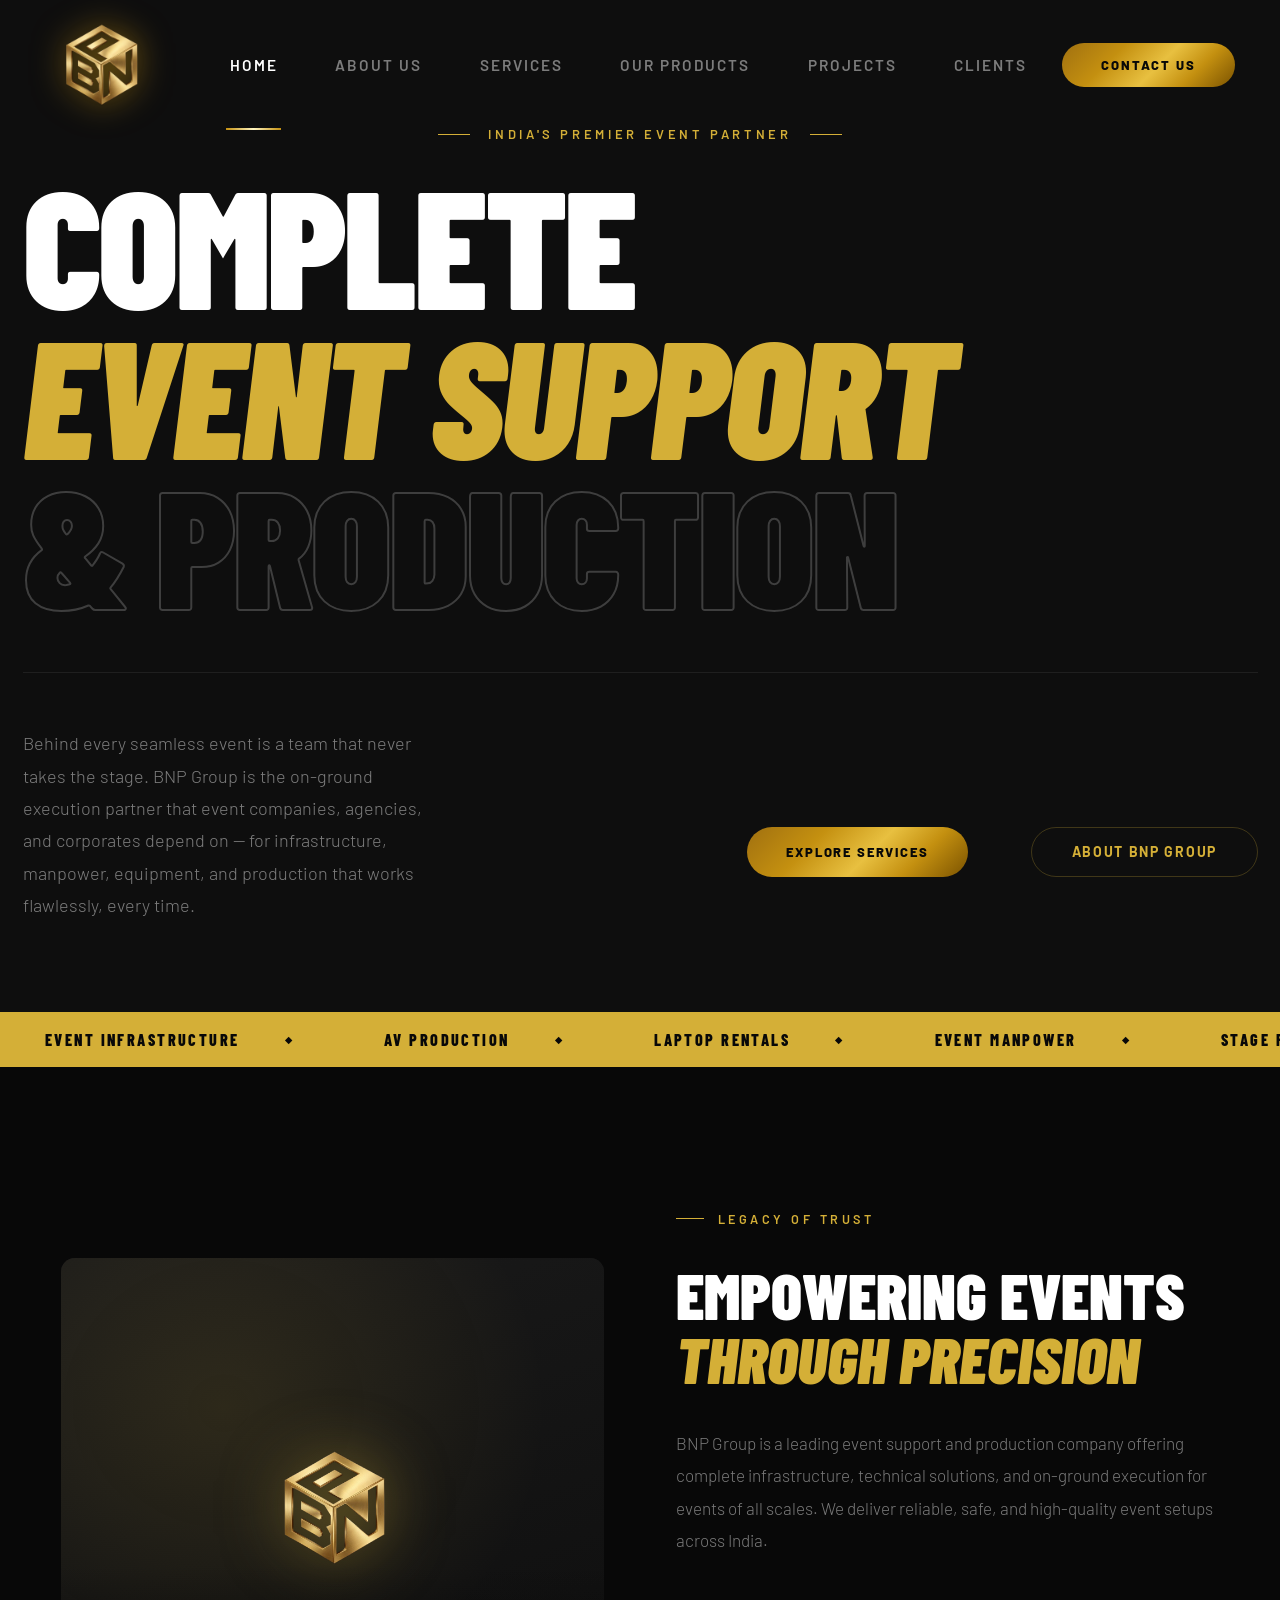
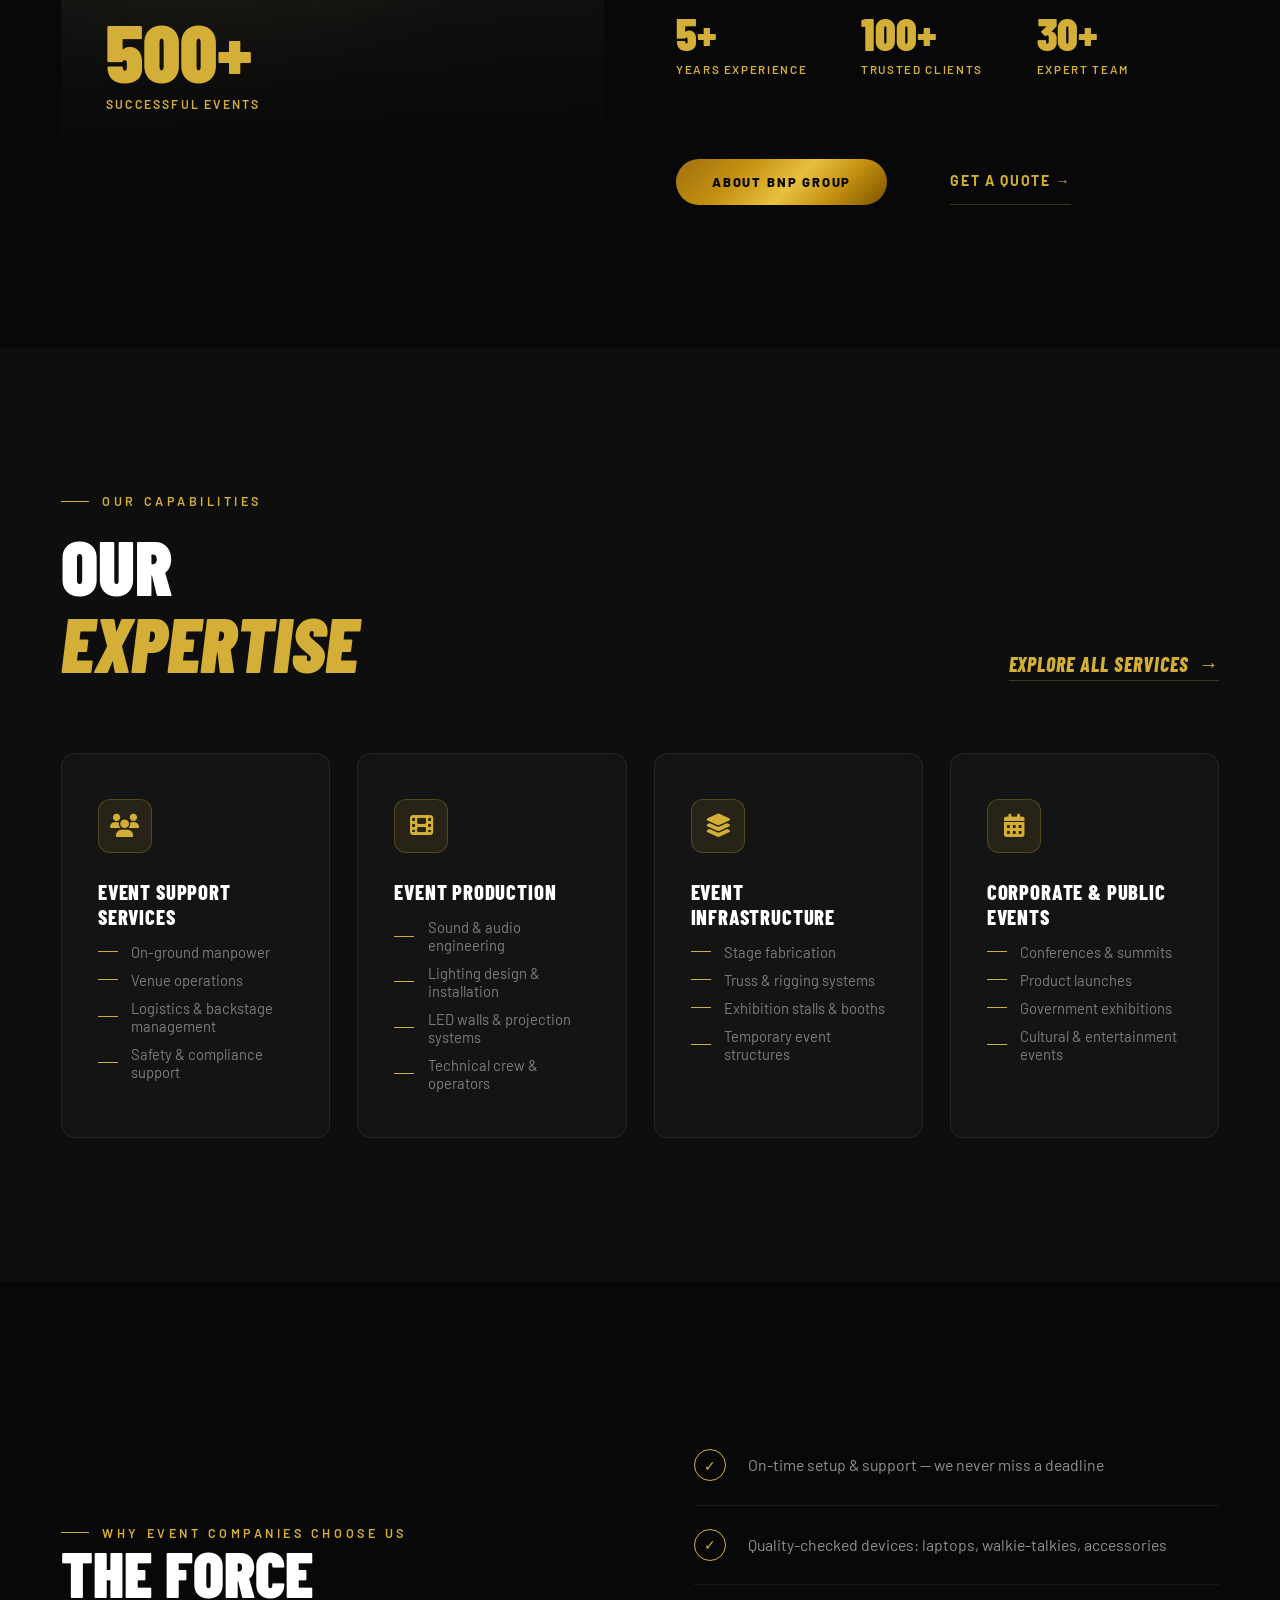
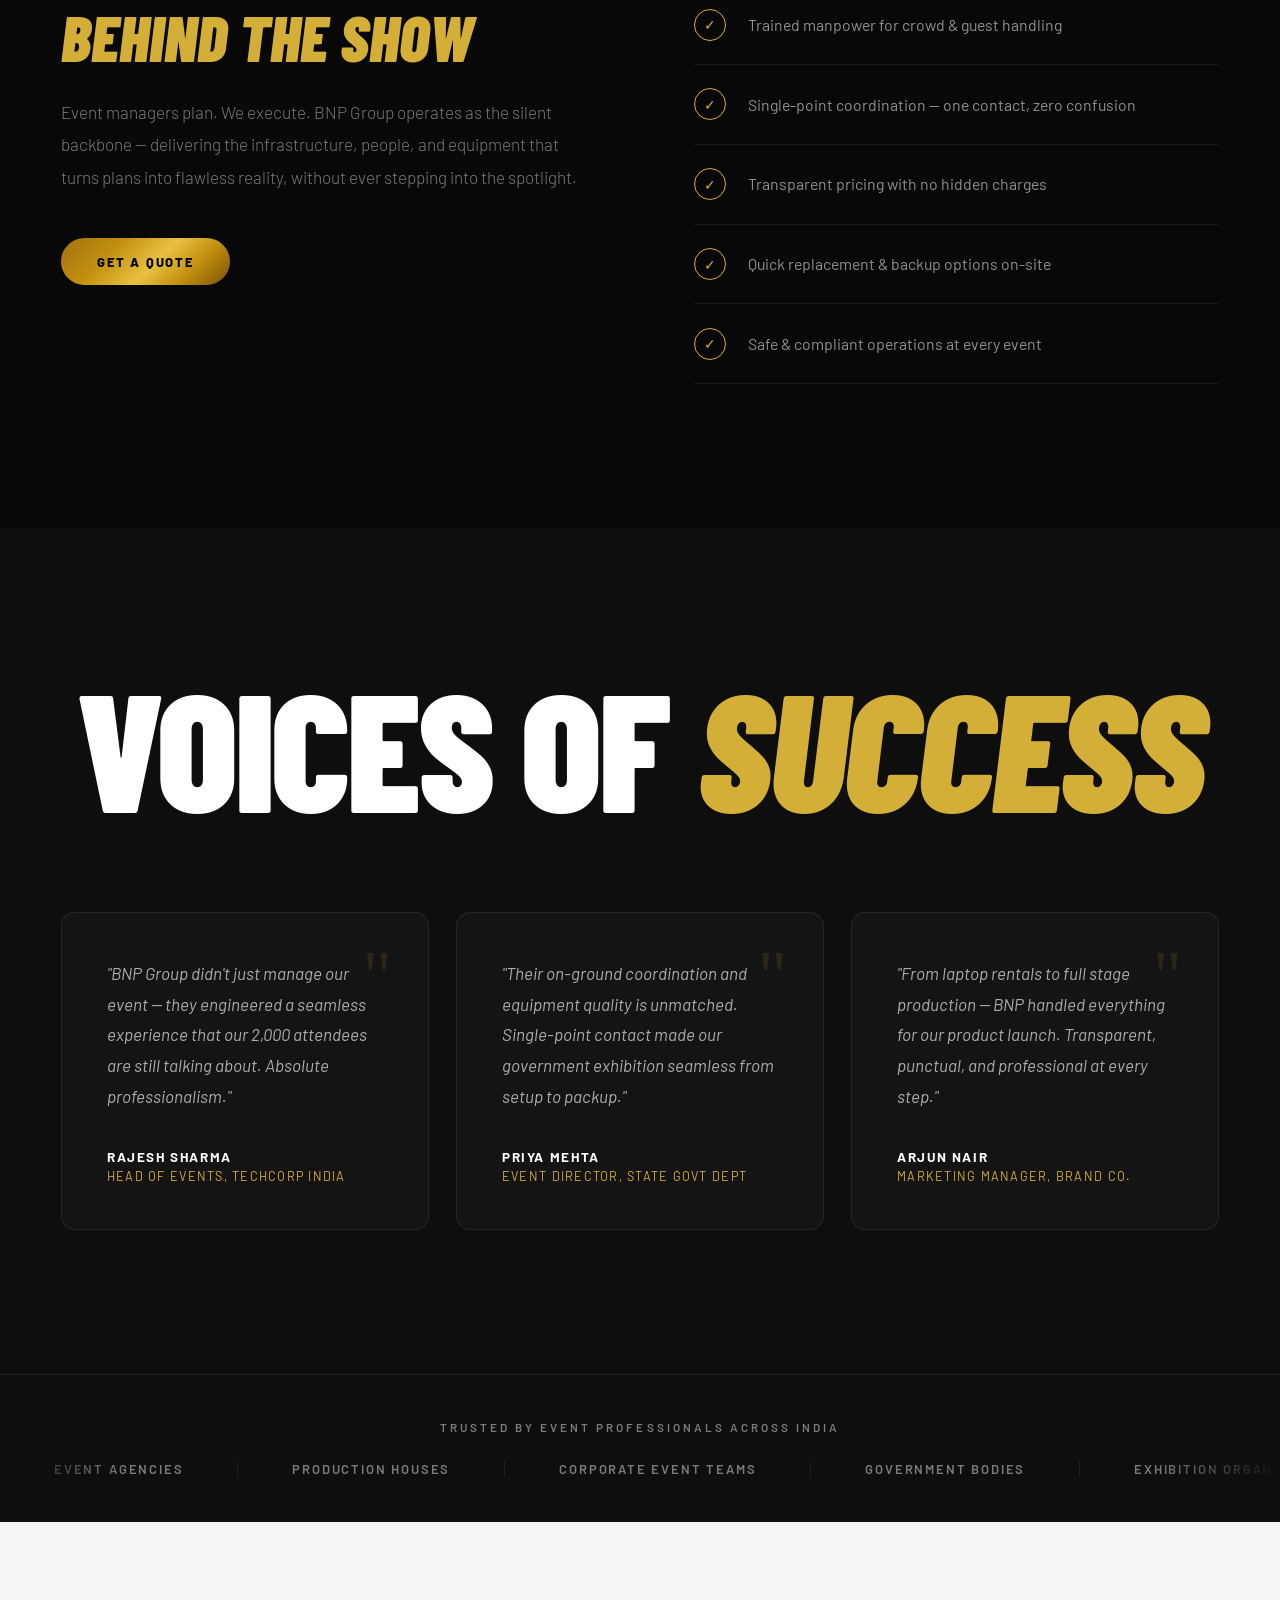
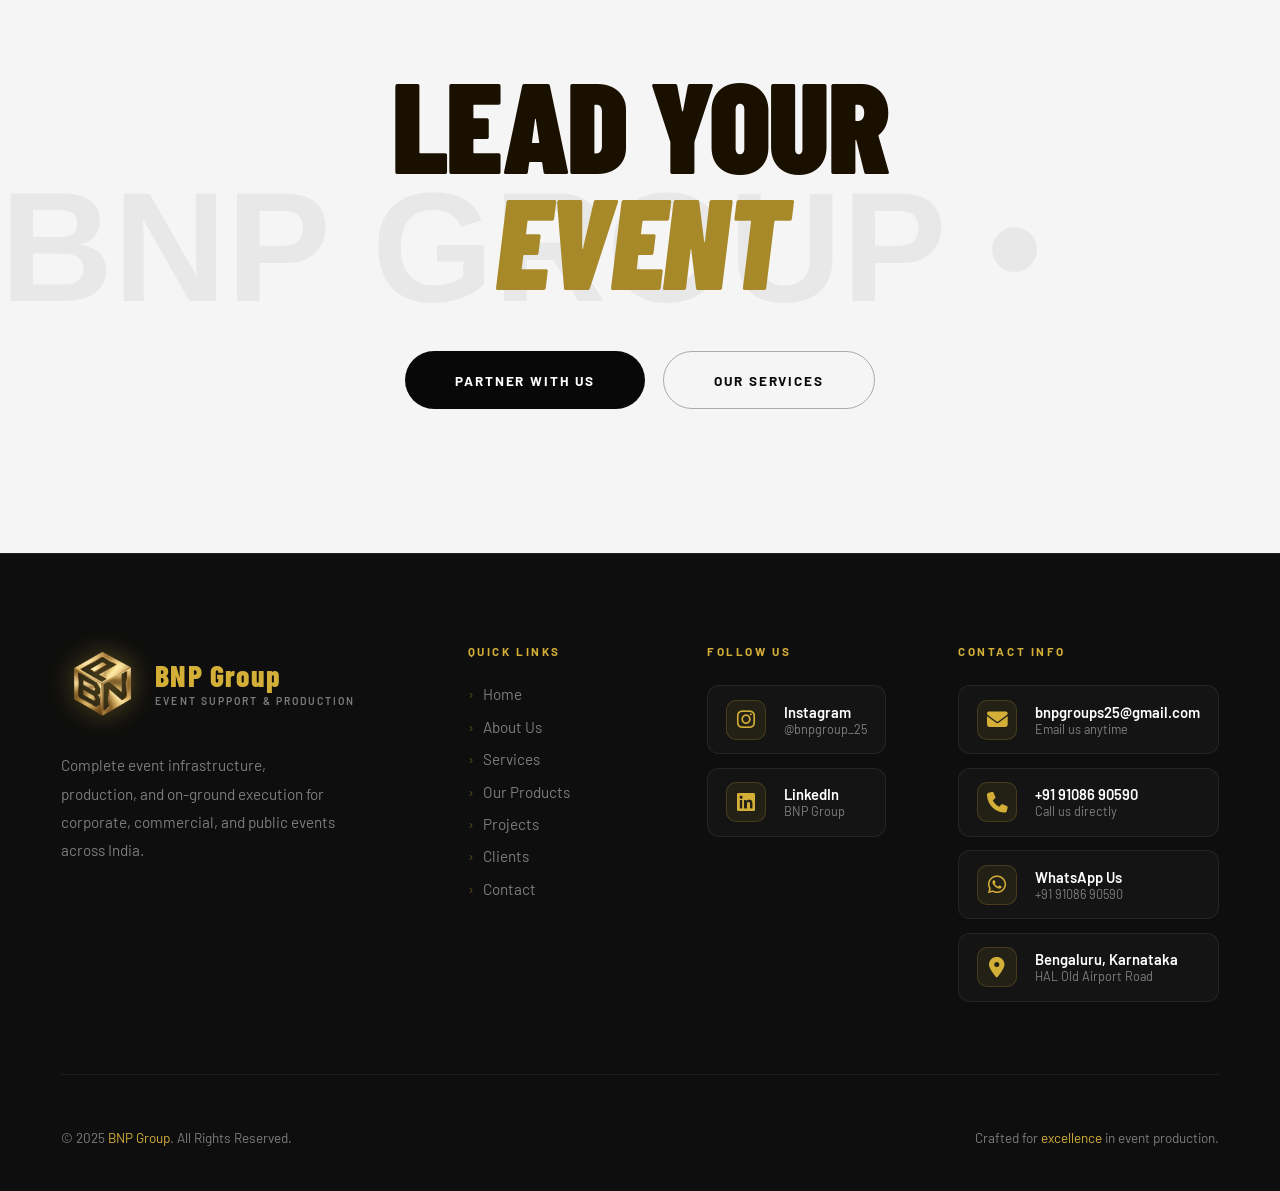
<file: index.html>
<!DOCTYPE html>
<html lang="en">
<head>
  <!-- Google tag (gtag.js) -->
  <script async src="https://www.googletagmanager.com/gtag/js?id=G-4FT7881E0X"></script>
  <script>
    window.dataLayer = window.dataLayer || [];
    function gtag(){dataLayer.push(arguments);}
    gtag('js', new Date());
    gtag('config', 'G-4FT7881E0X');
  </script>
  <meta charset="UTF-8" />
  <meta name="viewport" content="width=device-width, initial-scale=1.0" />
  <meta name="color-scheme" content="dark"/>
  <title>BNP Group — Complete Event Support & Production Solutions</title>
  <meta name="description" content="BNP Group is India's trusted event support & production partner — providing manpower, walkie-talkie rentals, laptop rentals, AV production, stage fabrication, and full on-ground execution for events across India." />
  <meta name="keywords" content="event support company India, event manpower Bengaluru, walkie talkie rental events, laptop rental events, event production company, event infrastructure India, BNP Group" />
  <link rel="canonical" href="https://www.bnpgroup.in/index.html" />
  <meta property="og:type" content="website" />
  <meta property="og:title" content="BNP Group — Complete Event Support & Production Solutions" />
  <meta property="og:description" content="The on-ground execution partner that event companies, agencies, and corporates depend on — infrastructure, manpower, equipment, and production that works flawlessly, every time." />
  <meta property="og:url" content="https://www.bnpgroup.in/" />
  <meta property="og:image" content="https://www.bnpgroup.in/logo.png" />
  <meta property="og:site_name" content="BNP Group" />
  <meta name="twitter:card" content="summary_large_image" />
  <meta name="twitter:title" content="BNP Group — Complete Event Support & Production Solutions" />
  <meta name="twitter:description" content="The on-ground execution partner that event companies, agencies, and corporates depend on." />
  <meta name="twitter:image" content="https://www.bnpgroup.in/logo.png" />
  <link rel="icon" type="image/png" href="logo.png" />
  <link rel="stylesheet" href="css/style.css" />
  <script type="application/ld+json">
  {
    "@context": "https://schema.org",
    "@graph": [
      {
        "@type": ["Organization", "LocalBusiness"],
        "@id": "https://www.bnpgroup.in/#organization",
        "name": "BNP Group",
        "alternateName": "BNP Group Event Support & Production",
        "url": "https://www.bnpgroup.in",
        "logo": "https://www.bnpgroup.in/logo.png",
        "image": "https://www.bnpgroup.in/logo.png",
        "description": "BNP Group is India's trusted event support and production partner providing event manpower, walkie-talkie rentals, laptop rentals, AV production, stage fabrication, and complete on-ground execution for events across India.",
        "foundingDate": "2020",
        "numberOfEmployees": { "@type": "QuantitativeValue", "value": 30 },
        "address": {
          "@type": "PostalAddress",
          "streetAddress": "139, Oxford Towers, HAL Old Airport Road, Kodihalli, Unit 101",
          "addressLocality": "Bengaluru",
          "addressRegion": "Karnataka",
          "postalCode": "560008",
          "addressCountry": "IN"
        },
        "telephone": "+919108690590",
        "email": "bnpgroups25@gmail.com",
        "sameAs": [
          "https://www.instagram.com/bnpgroup_25",
          "https://www.linkedin.com/company/bnpgroup/"
        ],
        "areaServed": { "@type": "Country", "name": "India" },
        "serviceType": [
          "Event Manpower",
          "Walkie-Talkie Rental",
          "Laptop Rental",
          "Event Production",
          "Event Infrastructure",
          "AV Production",
          "Stage Fabrication",
          "IT & Marketing Services"
        ],
        "priceRange": "$$"
      },
      {
        "@type": "WebSite",
        "@id": "https://www.bnpgroup.in/#website",
        "url": "https://www.bnpgroup.in",
        "name": "BNP Group",
        "publisher": { "@id": "https://www.bnpgroup.in/#organization" }
      }
    ]
  }
  </script>
  <style>
    #preloader { position:fixed;inset:0;background:#0e0e0e;z-index:10000;display:flex;align-items:center;justify-content:center;flex-direction:column;gap:2rem;transition:opacity 0.6s; }
    #preloader img { width:80px;animation:pp 1.5s ease-in-out infinite; }
    #pre-bar-wrap { width:180px;height:2px;background:rgba(255,255,255,0.08);overflow:hidden; }
    #pre-bar { height:100%;background:linear-gradient(90deg,#C8A84B,#E8CC6A);animation:pb 1.8s ease forwards; }
    @keyframes pp{0%,100%{opacity:.3;transform:scale(.95)}50%{opacity:1;transform:scale(1.05)}}
    @keyframes pb{to{width:100%}from{width:0}}

    /* ── LIVE NOW BADGE ── */
    @keyframes live-pulse {
      0%   { transform: scale(1); opacity: 0.8; }
      100% { transform: scale(2.8); opacity: 0; }
    }
    @keyframes live-float {
      0%,100% { transform: translateY(0); }
      50%      { transform: translateY(-6px); }
    }
    .live-badge {
      position: fixed; bottom: 2rem; right: 2rem; z-index: 998;
      display: flex; align-items: center; gap: 0.8rem;
      background: rgba(8, 0, 16, 0.92);
      border: 1px solid rgba(255,45,120,0.5);
      border-radius: 100px; padding: 0.75rem 1.4rem 0.75rem 1rem;
      text-decoration: none; backdrop-filter: blur(12px);
      animation: live-float 3s ease-in-out infinite;
      box-shadow: 0 0 30px rgba(255,45,120,0.25), 0 8px 32px rgba(0,0,0,0.5);
      transition: box-shadow 0.3s;
    }
    .live-badge:hover {
      box-shadow: 0 0 50px rgba(255,45,120,0.5), 0 8px 40px rgba(0,0,0,0.6);
    }
    .live-dot-wrap { position: relative; width: 10px; height: 10px; flex-shrink: 0; }
    .live-dot {
      width: 10px; height: 10px; border-radius: 50%;
      background: #FF2D78; box-shadow: 0 0 8px #FF2D78;
      position: relative; z-index: 1;
    }
    .live-ring {
      position: absolute; inset: 0; border-radius: 50%;
      background: #FF2D78;
      animation: live-pulse 1.6s ease-out infinite;
    }
    .live-ring-2 { animation-delay: 0.8s; }
    .live-text { display: flex; flex-direction: column; gap: 2px; }
    .live-label {
      font-size: 0.52rem; font-weight: 800; letter-spacing: 0.2em;
      text-transform: uppercase; color: #FF2D78; line-height: 1;
    }
    .live-event {
      font-size: 0.78rem; font-weight: 700; color: #fff; line-height: 1;
      white-space: nowrap;
    }
    @media (max-width: 480px) {
      .live-badge { bottom: 1.25rem; right: 1.25rem; padding: 0.65rem 1.1rem 0.65rem 0.85rem; }
      .live-event { font-size: 0.7rem; }
    }
  </style>
</head>
<body>

<div id="preloader"><img src="logo.png" alt="BNP" /><div id="pre-bar-wrap"><div id="pre-bar"></div></div></div>

<!-- NAV -->
<nav id="navbar">
  <div class="nav-inner">
    <a href="index.html" class="nav-logo">
      <img src="logo.png" alt="BNP Group" />
    </a>
    
    <ul class="nav-links">
      <li><a href="index.html">Home</a></li>
      <li><a href="about.html">About Us</a></li>
      <li><a href="services.html">Services</a></li>
      <li><a href="products.html">Our Products</a></li>
      <li><a href="projects.html">Projects</a></li>
      <li><a href="clients.html">Clients</a></li>
    </ul>
    <a href="https://wa.me/919108690590?text=Hi%20BNP%20Group%2C%20I%20am%20interested%20in%20your%20services." class="nav-btn">Contact Us</a>
    <button class="hamburger" aria-label="Open navigation menu"><span></span><span></span><span></span></button>
  </div>
</nav>
<div class="mobile-menu">
  <a href="index.html">Home</a><a href="about.html">About</a><a href="services.html">Services</a>
  <a href="products.html">Our Products</a><a href="projects.html">Projects</a><a href="clients.html">Clients</a><a href="https://wa.me/919108690590?text=Hi%20BNP%20Group%2C%20I%20am%20interested%20in%20your%20services.">Contact</a>
</div>

<!-- HERO -->
<main id="main-content">
<section class="hero">
  <div class="hero-watermark" aria-hidden="true">BNP GROUP &nbsp;•&nbsp; BNP GROUP &nbsp;•&nbsp; BNP GROUP &nbsp;•&nbsp; BNP GROUP</div>
  <div class="container hero-content">
    <div class="hero-label reveal">India's Premier Event Partner</div>
    <h1 class="hero-title reveal reveal-delay-1">
      Complete<br />
      <span class="italic">Event Support</span>
      <span class="outline">&amp; Production</span>
    </h1>
    <div class="hero-bottom">
      <p class="hero-desc reveal reveal-delay-2">Behind every seamless event is a team that never takes the stage. BNP Group is the on-ground execution partner that event companies, agencies, and corporates depend on — for infrastructure, manpower, equipment, and production that works flawlessly, every time.</p>
      <div class="hero-cta-row reveal reveal-delay-3" style="display:flex;gap:1rem;flex-wrap:wrap;margin-bottom:2.5rem;">
        <a href="services.html" class="nav-btn" style="border-radius:100px;padding:0.85rem 2.2rem;">Explore Services</a>
        <a href="about.html" style="display:inline-flex;align-items:center;gap:0.5rem;font-size:0.78rem;font-weight:700;letter-spacing:0.12em;text-transform:uppercase;color:var(--gold-bright);border:1px solid var(--gold-border);border-radius:100px;padding:0.85rem 2.2rem;transition:all 0.3s;">About BNP Group</a>
      </div>
    </div>
  </div>
</section>

<!-- TICKER -->
<div class="ticker">
  <div class="ticker-track">
    <div class="ticker-item">Event Infrastructure</div>
    <div class="ticker-item">AV Production</div>
    <div class="ticker-item">Laptop Rentals</div>
    <div class="ticker-item">Event Manpower</div>
    <div class="ticker-item">Stage Fabrication</div>
    <div class="ticker-item">Walkie-Talkie Rental</div>
    <div class="ticker-item">LED Walls</div>
    <div class="ticker-item">IT &amp; Marketing</div>
    <div class="ticker-item">Event Infrastructure</div>
    <div class="ticker-item">AV Production</div>
    <div class="ticker-item">Laptop Rentals</div>
    <div class="ticker-item">Event Manpower</div>
    <div class="ticker-item">Stage Fabrication</div>
    <div class="ticker-item">Walkie-Talkie Rental</div>
    <div class="ticker-item">LED Walls</div>
    <div class="ticker-item">IT &amp; Marketing</div>
  </div>
</div>

<!-- ABOUT SPLIT -->
<section class="about-split">
  <div class="container">
    <div class="about-split-inner">
      <div class="about-img-wrap reveal">
        <div class="about-img-bg"></div>
        <img src="logo.png" class="about-img-logo-main" alt="BNP" />
        <div class="about-img-stat">
          <span class="big" data-count="500" data-suffix="+">500+</span>
          <span class="lbl">Successful Events</span>
        </div>
      </div>
      <div class="about-right reveal reveal-delay-2">
        <div class="section-label-sm">Legacy of Trust</div>
        <h2 class="big-heading">Empowering Events<br /><span class="italic">Through Precision</span></h2>
        <p class="about-desc">BNP Group is a leading event support and production company offering complete infrastructure, technical solutions, and on-ground execution for events of all scales. We deliver reliable, safe, and high-quality event setups across India.</p>
        <div class="about-mini-stats">
          <div class="mini-stat"><span class="n" data-count="5" data-suffix="+">5+</span><span class="l">Years Experience</span></div>
          <div class="mini-stat"><span class="n" data-count="100" data-suffix="+">100+</span><span class="l">Trusted Clients</span></div>
          <div class="mini-stat"><span class="n" data-count="30" data-suffix="+">30+</span><span class="l">Expert Team</span></div>
        </div>
        <div style="margin-top: 2.5rem; display:flex; gap:1rem; flex-wrap:wrap;">
          <a href="about.html" class="nav-btn" style="border-radius:100px; padding: 0.85rem 2rem;">About BNP Group</a>
          <a href="https://wa.me/919108690590?text=Hi%20BNP%20Group%2C%20I%20am%20interested%20in%20your%20services." style="display:inline-flex;align-items:center;gap:0.5rem;font-size:0.78rem;font-weight:700;letter-spacing:0.12em;text-transform:uppercase;color:var(--gold-bright);border-bottom:1px solid var(--gold-border);padding-bottom:2px;">Get a Quote →</a>
        </div>
      </div>
    </div>
  </div>
</section>

<!-- CAPABILITIES -->
<section class="capabilities">
  <div class="container">
    <div class="cap-header">
      <div class="cap-header-left">
        <div class="section-label-sm reveal">Our Capabilities</div>
        <h2 class="big-heading reveal reveal-delay-1">Our<br /><span class="italic">Expertise</span></h2>
      </div>
      <a href="services.html" class="cap-link reveal reveal-delay-2">Explore All Services</a>
    </div>
    <div class="cap-grid">
      <div class="cap-card reveal">
        <span class="cap-icon"><i class="fa-solid fa-users"></i></span>
        <h3>Event Support Services</h3>
        <ul class="svc-list"><li>On-ground manpower</li><li>Venue operations</li><li>Logistics &amp; backstage management</li><li>Safety &amp; compliance support</li></ul>
      </div>
      <div class="cap-card reveal reveal-delay-1">
        <span class="cap-icon"><i class="fa-solid fa-film"></i></span>
        <h3>Event Production</h3>
        <ul class="svc-list"><li>Sound &amp; audio engineering</li><li>Lighting design &amp; installation</li><li>LED walls &amp; projection systems</li><li>Technical crew &amp; operators</li></ul>
      </div>
      <div class="cap-card reveal reveal-delay-2">
        <span class="cap-icon"><i class="fa-solid fa-layer-group"></i></span>
        <h3>Event Infrastructure</h3>
        <ul class="svc-list"><li>Stage fabrication</li><li>Truss &amp; rigging systems</li><li>Exhibition stalls &amp; booths</li><li>Temporary event structures</li></ul>
      </div>
      <div class="cap-card reveal reveal-delay-3">
        <span class="cap-icon"><i class="fa-solid fa-calendar-days"></i></span>
        <h3>Corporate &amp; Public Events</h3>
        <ul class="svc-list"><li>Conferences &amp; summits</li><li>Product launches</li><li>Government exhibitions</li><li>Cultural &amp; entertainment events</li></ul>
      </div>
    </div>
  </div>
</section>

<!-- WHY US -->
<section class="commitment" style="background: var(--black);">
  <div class="container">
    <div class="commit-layout">
      <div>
        <div class="section-label-sm reveal">Why Event Companies Choose Us</div>
        <h2 class="big-heading reveal reveal-delay-1">The Force<br /><span class="italic">Behind the Show</span></h2>
        <p class="about-desc reveal reveal-delay-2" style="margin-top: 1.5rem;">Event managers plan. We execute. BNP Group operates as the silent backbone — delivering the infrastructure, people, and equipment that turns plans into flawless reality, without ever stepping into the spotlight.</p>
        <div style="margin-top: 2.5rem;" class="reveal reveal-delay-3">
          <a href="https://wa.me/919108690590?text=Hi%20BNP%20Group%2C%20I%20am%20interested%20in%20your%20services." class="nav-btn" style="border-radius:100px; padding: 0.85rem 2rem; display:inline-block;">Get a Quote</a>
        </div>
      </div>
      <div class="commit-list reveal reveal-delay-2">
        <div class="commit-row"><div class="commit-check">✓</div><span>On-time setup &amp; support — we never miss a deadline</span></div>
        <div class="commit-row"><div class="commit-check">✓</div><span>Quality-checked devices: laptops, walkie-talkies, accessories</span></div>
        <div class="commit-row"><div class="commit-check">✓</div><span>Trained manpower for crowd &amp; guest handling</span></div>
        <div class="commit-row"><div class="commit-check">✓</div><span>Single-point coordination — one contact, zero confusion</span></div>
        <div class="commit-row"><div class="commit-check">✓</div><span>Transparent pricing with no hidden charges</span></div>
        <div class="commit-row"><div class="commit-check">✓</div><span>Quick replacement &amp; backup options on-site</span></div>
        <div class="commit-row"><div class="commit-check">✓</div><span>Safe &amp; compliant operations at every event</span></div>
      </div>
    </div>
  </div>
</section>

<!-- TESTIMONIALS -->
<section class="testimonials">
  <div class="container">
    <h2 class="testi-heading reveal">VOICES OF <span>SUCCESS</span></h2>
    <div class="testi-grid">
      <div class="testi-card reveal">
        <div class="testi-quote">"</div>
        <p>"BNP Group didn't just manage our event — they engineered a seamless experience that our 2,000 attendees are still talking about. Absolute professionalism."</p>
        <div class="testi-name">Rajesh Sharma</div>
        <div class="testi-role">Head of Events, TechCorp India</div>
      </div>
      <div class="testi-card reveal reveal-delay-1">
        <div class="testi-quote">"</div>
        <p>"Their on-ground coordination and equipment quality is unmatched. Single-point contact made our government exhibition seamless from setup to packup."</p>
        <div class="testi-name">Priya Mehta</div>
        <div class="testi-role">Event Director, State Govt Dept</div>
      </div>
      <div class="testi-card reveal reveal-delay-2">
        <div class="testi-quote">"</div>
        <p>"From laptop rentals to full stage production — BNP handled everything for our product launch. Transparent, punctual, and professional at every step."</p>
        <div class="testi-name">Arjun Nair</div>
        <div class="testi-role">Marketing Manager, Brand Co.</div>
      </div>
    </div>
  </div>
</section>

<!-- TRUSTED BY -->
<div style="padding: 2.5rem 0; background: var(--dark); border-top:1px solid var(--border); overflow:hidden;">
  <div class="container" style="margin-bottom:1.5rem;">
    <p style="font-size:0.65rem;font-weight:600;letter-spacing:0.26em;text-transform:uppercase;color:rgba(255,255,255,0.46);text-align:center;">Trusted By Event Professionals Across India</p>
  </div>
  <div style="overflow:hidden; mask-image:linear-gradient(90deg,transparent,black 10%,black 90%,transparent);">
    <div style="display:flex;animation:tick 28s linear infinite;width:max-content;">
      <div style="padding:0 3rem;border-right:1px solid var(--border);white-space:nowrap;font-size:0.72rem;font-weight:600;letter-spacing:0.14em;text-transform:uppercase;color:rgba(255,255,255,0.46);">Event Agencies</div>
      <div style="padding:0 3rem;border-right:1px solid var(--border);white-space:nowrap;font-size:0.72rem;font-weight:600;letter-spacing:0.14em;text-transform:uppercase;color:rgba(255,255,255,0.46);">Production Houses</div>
      <div style="padding:0 3rem;border-right:1px solid var(--border);white-space:nowrap;font-size:0.72rem;font-weight:600;letter-spacing:0.14em;text-transform:uppercase;color:rgba(255,255,255,0.46);">Corporate Event Teams</div>
      <div style="padding:0 3rem;border-right:1px solid var(--border);white-space:nowrap;font-size:0.72rem;font-weight:600;letter-spacing:0.14em;text-transform:uppercase;color:rgba(255,255,255,0.46);">Government Bodies</div>
      <div style="padding:0 3rem;border-right:1px solid var(--border);white-space:nowrap;font-size:0.72rem;font-weight:600;letter-spacing:0.14em;text-transform:uppercase;color:rgba(255,255,255,0.46);">Exhibition Organisers</div>
      <div style="padding:0 3rem;border-right:1px solid var(--border);white-space:nowrap;font-size:0.72rem;font-weight:600;letter-spacing:0.14em;text-transform:uppercase;color:rgba(255,255,255,0.46);">BTL &amp; Ad Agencies</div>
      <div style="padding:0 3rem;border-right:1px solid var(--border);white-space:nowrap;font-size:0.72rem;font-weight:600;letter-spacing:0.14em;text-transform:uppercase;color:rgba(255,255,255,0.46);">PR &amp; Marketing Firms</div>
      <div style="padding:0 3rem;border-right:1px solid var(--border);white-space:nowrap;font-size:0.72rem;font-weight:600;letter-spacing:0.14em;text-transform:uppercase;color:rgba(255,255,255,0.46);">Entertainment Companies</div>
      <div style="padding:0 3rem;border-right:1px solid var(--border);white-space:nowrap;font-size:0.72rem;font-weight:600;letter-spacing:0.14em;text-transform:uppercase;color:rgba(255,255,255,0.46);">Event Agencies</div>
      <div style="padding:0 3rem;border-right:1px solid var(--border);white-space:nowrap;font-size:0.72rem;font-weight:600;letter-spacing:0.14em;text-transform:uppercase;color:rgba(255,255,255,0.46);">Production Houses</div>
      <div style="padding:0 3rem;border-right:1px solid var(--border);white-space:nowrap;font-size:0.72rem;font-weight:600;letter-spacing:0.14em;text-transform:uppercase;color:rgba(255,255,255,0.46);">Corporate Event Teams</div>
      <div style="padding:0 3rem;border-right:1px solid var(--border);white-space:nowrap;font-size:0.72rem;font-weight:600;letter-spacing:0.14em;text-transform:uppercase;color:rgba(255,255,255,0.46);">Government Bodies</div>
      <div style="padding:0 3rem;border-right:1px solid var(--border);white-space:nowrap;font-size:0.72rem;font-weight:600;letter-spacing:0.14em;text-transform:uppercase;color:rgba(255,255,255,0.46);">Exhibition Organisers</div>
      <div style="padding:0 3rem;border-right:1px solid var(--border);white-space:nowrap;font-size:0.72rem;font-weight:600;letter-spacing:0.14em;text-transform:uppercase;color:rgba(255,255,255,0.46);">BTL &amp; Ad Agencies</div>
      <div style="padding:0 3rem;border-right:1px solid var(--border);white-space:nowrap;font-size:0.72rem;font-weight:600;letter-spacing:0.14em;text-transform:uppercase;color:rgba(255,255,255,0.46);">PR &amp; Marketing Firms</div>
      <div style="padding:0 3rem;white-space:nowrap;font-size:0.72rem;font-weight:600;letter-spacing:0.14em;text-transform:uppercase;color:rgba(255,255,255,0.46);">Entertainment Companies</div>
    </div>
  </div>
</div>

<!-- CTA BAND -->
<section class="cta-band">
  <div class="cta-band-wm" aria-hidden="true"></div>
  <div class="container">
    <div class="cta-band-inner reveal">
      <h2>LEAD YOUR<br /><em>EVENT</em></h2>
      <div class="cta-btns">
        <a href="https://wa.me/919108690590?text=Hi%20BNP%20Group%2C%20I%20am%20interested%20in%20your%20services." class="btn-dark">Partner With Us</a>
        <a href="services.html" class="btn-gold-outline">Our Services</a>
      </div>
    </div>
  </div>
</section>

</main>

<!-- FOOTER -->
<footer>
  <div class="container">
    <div class="footer-grid">
      <div class="footer-brand">
        <div class="logo-wrap"><img src="logo.png" alt="BNP" /><div class="nav-logo-text"><span class="brand">BNP Group</span><span class="tagline">Event Support &amp; Production</span></div></div>
        <p>Complete event infrastructure, production, and on-ground execution for corporate, commercial, and public events across India.</p>
      </div>
      <div class="footer-col"><h3>Quick Links</h3><ul>
        <li><a href="index.html">Home</a></li><li><a href="about.html">About Us</a></li>
        <li><a href="services.html">Services</a></li><li><a href="products.html">Our Products</a></li><li><a href="projects.html">Projects</a></li>
        <li><a href="clients.html">Clients</a></li><li><a href="https://wa.me/919108690590?text=Hi%20BNP%20Group%2C%20I%20am%20interested%20in%20your%20services.">Contact</a></li>
      </ul></div>
      <div class="footer-col"><h3>Follow Us</h3>
        <div class="social-links">
          <a href="https://www.instagram.com/bnpgroup_25" target="_blank" rel="noopener" class="social-item"><div class="social-icon"><i class="fa-brands fa-instagram"></i></div><div class="social-item-text"><div class="s-name">Instagram</div><div class="s-sub">@bnpgroup_25</div></div></a>
          <a href="https://www.linkedin.com/company/bnpgroup/" target="_blank" rel="noopener" class="social-item"><div class="social-icon"><i class="fa-brands fa-linkedin"></i></div><div class="social-item-text"><div class="s-name">LinkedIn</div><div class="s-sub">BNP Group</div></div></a>
        </div>
      </div>
      <div class="footer-col"><h3>Contact Info</h3>
        <div class="social-links">
          <a href="mailto:bnpgroups25@gmail.com" class="social-item"><div class="social-icon"><i class="fa-solid fa-envelope"></i></div><div class="social-item-text"><div class="s-name">bnpgroups25@gmail.com</div><div class="s-sub">Email us anytime</div></div></a>
          <a href="tel:+919108690590" class="social-item"><div class="social-icon"><i class="fa-solid fa-phone"></i></div><div class="social-item-text"><div class="s-name">+91 91086 90590</div><div class="s-sub">Call us directly</div></div></a><a href="https://wa.me/919108690590?text=Hi%20BNP%20Group%2C%20I%20am%20interested%20in%20your%20services." target="_blank" rel="noopener" class="social-item"><div class="social-icon"><i class="fa-brands fa-whatsapp"></i></div><div class="social-item-text"><div class="s-name">WhatsApp Us</div><div class="s-sub">+91 91086 90590</div></div></a>
          <a href="https://www.google.com/maps/search/Oxford+Towers+HAL+Old+Airport+Road+Kodihalli+Bengaluru+560008" target="_blank" rel="noopener" class="social-item"><div class="social-icon"><i class="fa-solid fa-location-dot"></i></div><div class="social-item-text"><div class="s-name">Bengaluru, Karnataka</div><div class="s-sub">HAL Old Airport Road</div></div></a>
        </div>
      </div>
    </div>
    <div class="footer-bottom">
      <p>&copy; 2025 <span>BNP Group</span>. All Rights Reserved.</p>
      <p>Crafted for <span>excellence</span> in event production.</p>
    </div>
  </div>
</footer>

<script src="js/main.js"></script>

</body>
</html>
</file>
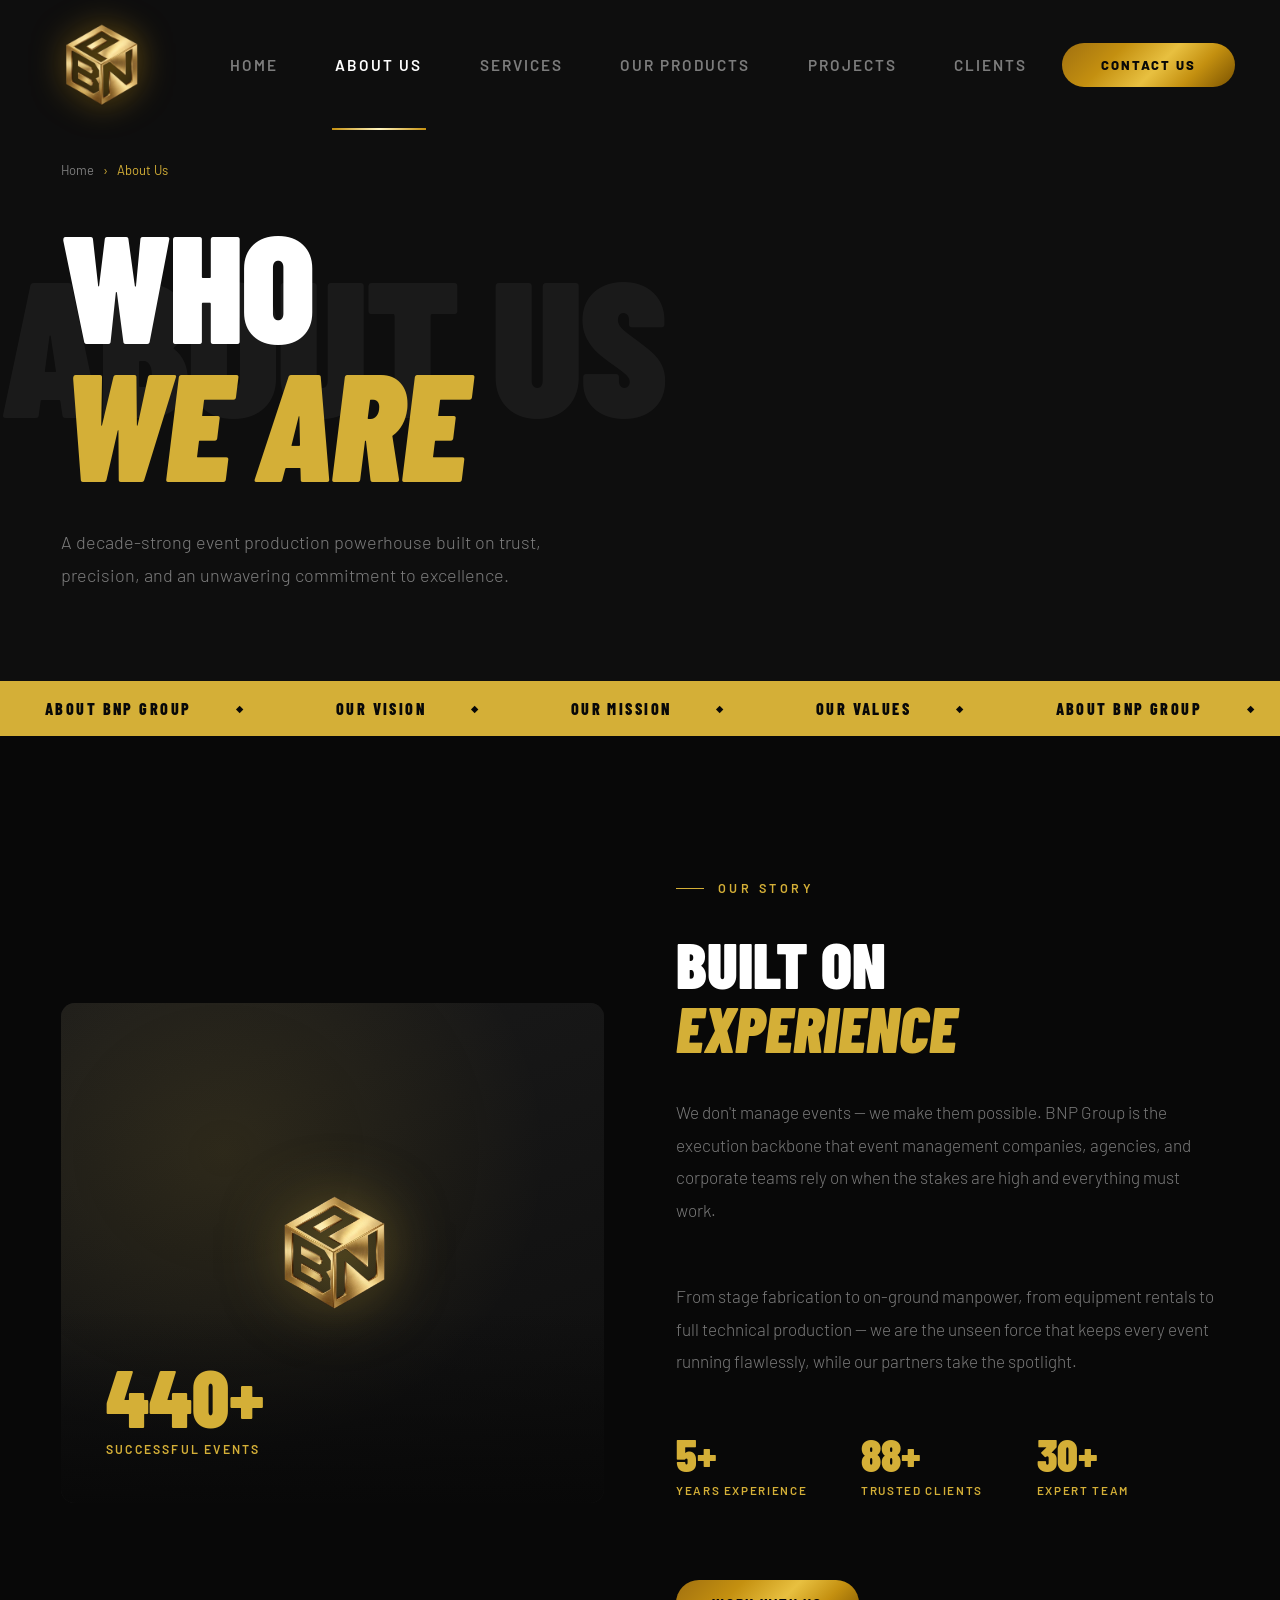
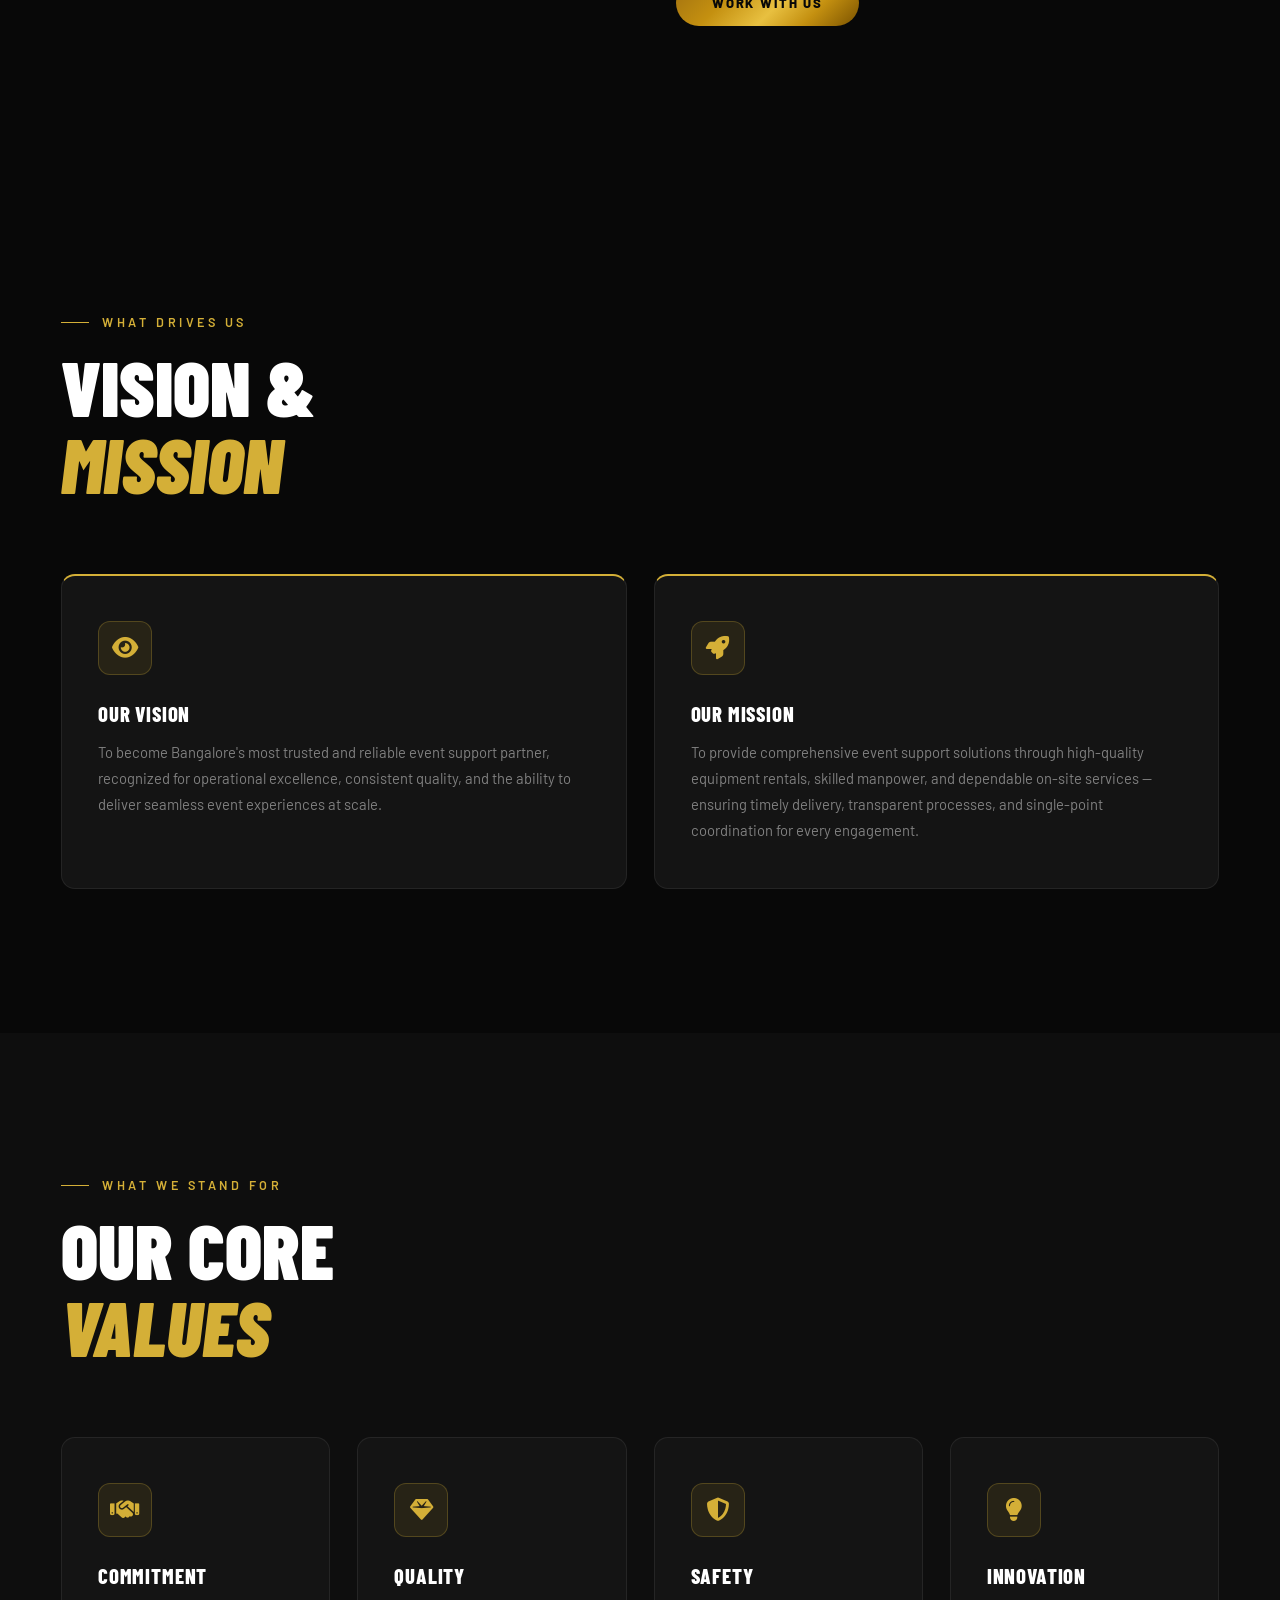
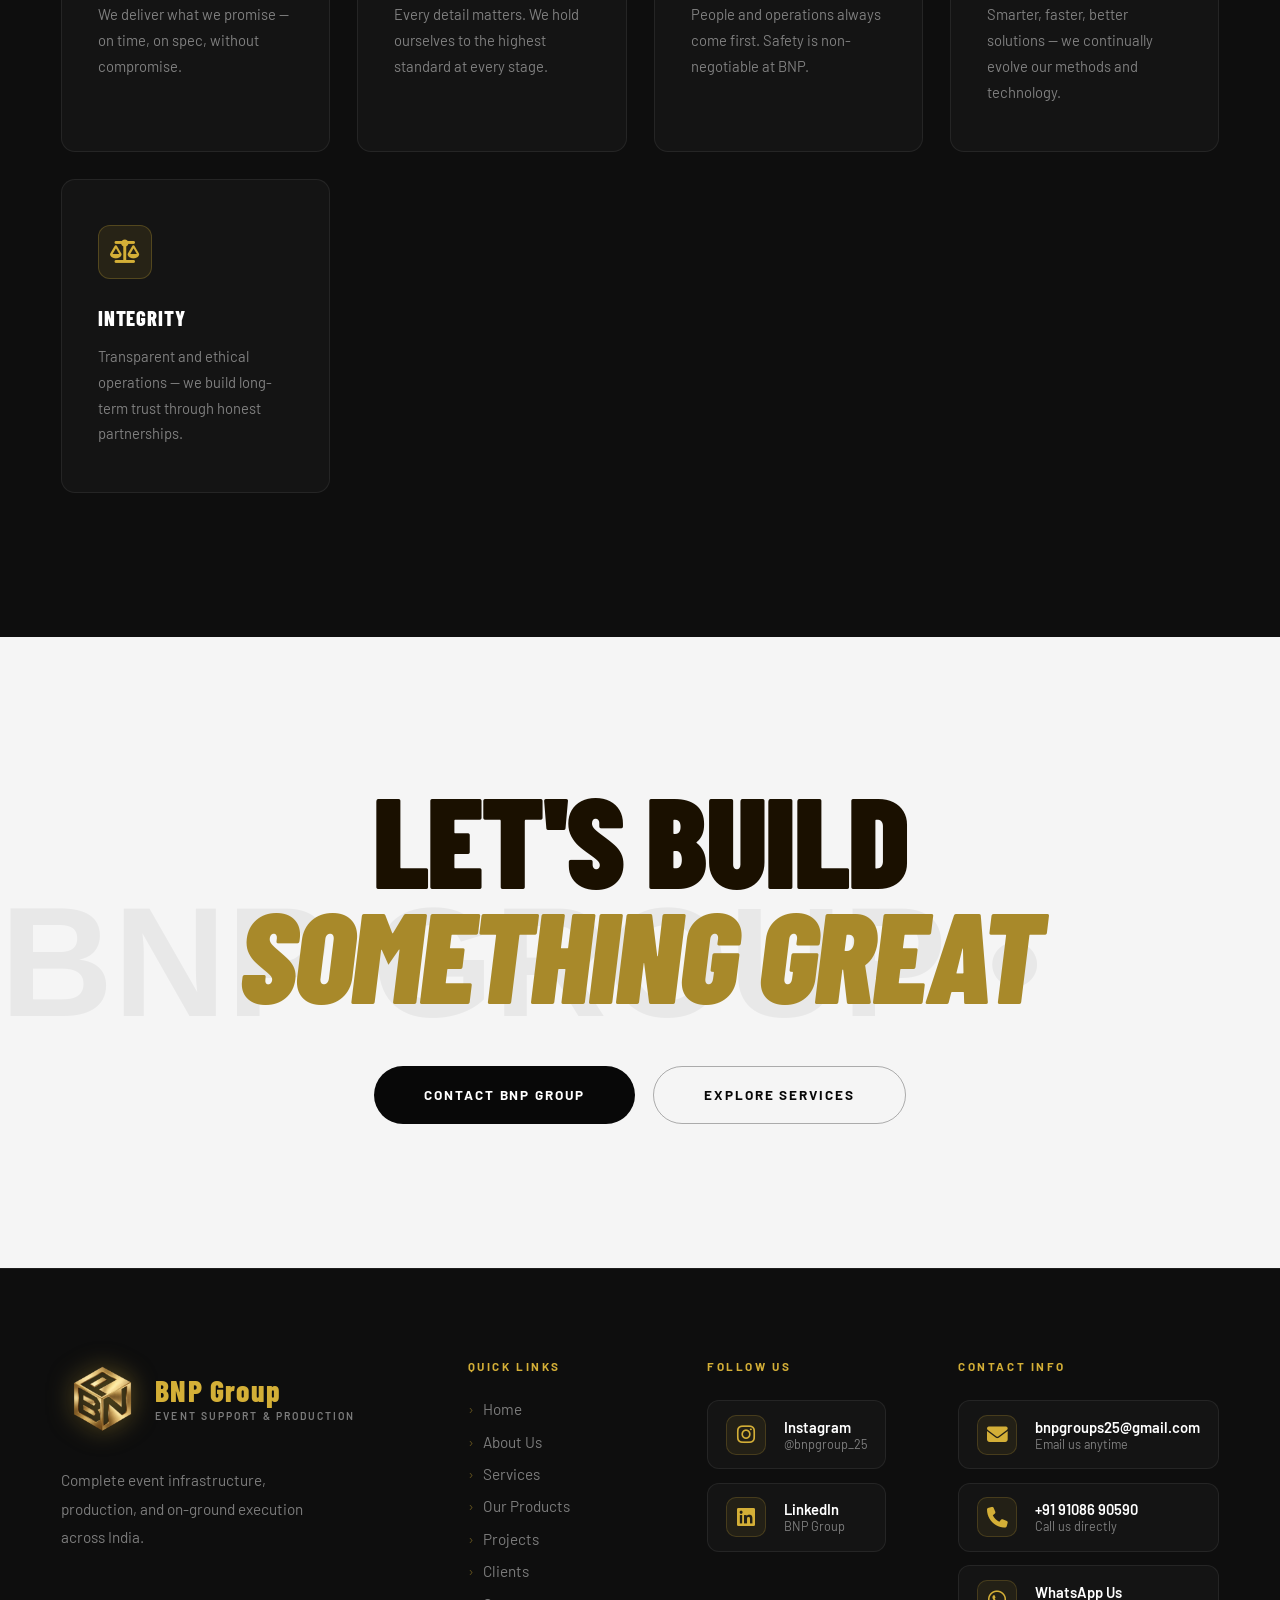
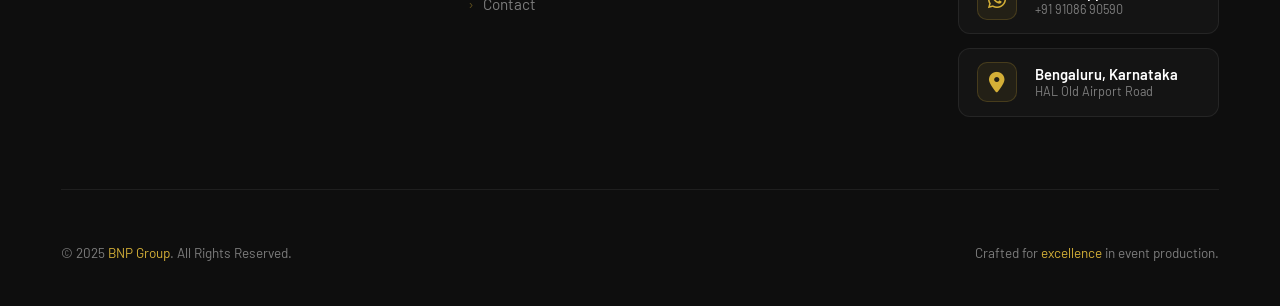
<file: about.html>
<!DOCTYPE html>
<html lang="en">
<head>
  <!-- Google tag (gtag.js) -->
  <script async src="https://www.googletagmanager.com/gtag/js?id=G-4FT7881E0X"></script>
  <script>
    window.dataLayer = window.dataLayer || [];
    function gtag(){dataLayer.push(arguments);}
    gtag('js', new Date());
    gtag('config', 'G-4FT7881E0X');
  </script>
  <meta charset="UTF-8" /><meta name="viewport" content="width=device-width, initial-scale=1.0" />
  <meta name="color-scheme" content="dark"/>
  <title>About Us — BNP Group | Event Support & Production Company</title>
  <meta name="description" content="BNP Group is the execution backbone behind India's most successful events. 500+ events delivered, 100+ clients, 5+ years of expertise in event manpower, equipment rentals, and production infrastructure." />
  <meta name="keywords" content="about BNP Group, event support company Bengaluru, event production company India, event manpower agency" />
  <link rel="canonical" href="https://www.bnpgroup.in/about.html" />
  <meta property="og:type" content="website" />
  <meta property="og:title" content="About Us — BNP Group" />
  <meta property="og:description" content="BNP Group is the execution backbone behind India's most successful events. 500+ events, 100+ clients, 5+ years of expertise." />
  <meta property="og:url" content="https://www.bnpgroup.in/about.html" />
  <meta property="og:image" content="https://www.bnpgroup.in/logo.png" />
  <meta property="og:site_name" content="BNP Group" />
  <link rel="icon" type="image/png" href="logo.png" />
  <link rel="stylesheet" href="css/style.css" />
  <script type="application/ld+json">
  { "@context": "https://schema.org", "@type": "BreadcrumbList", "itemListElement": [
    { "@type": "ListItem", "position": 1, "name": "Home", "item": "https://www.bnpgroup.in/" },
    { "@type": "ListItem", "position": 2, "name": "About Us", "item": "https://www.bnpgroup.in/about.html" }
  ]}
  </script>
  <style>
    #preloader{position:fixed;inset:0;background:#0e0e0e;z-index:10000;display:flex;align-items:center;justify-content:center;flex-direction:column;gap:2rem;transition:opacity 0.6s}
    #preloader img{width:80px;animation:pp 1.5s ease-in-out infinite}
    #pre-bar-wrap{width:180px;height:2px;background:rgba(255,255,255,0.08);overflow:hidden}
    #pre-bar{height:100%;background:linear-gradient(90deg,#C8A84B,#E8CC6A);animation:pb 1.8s ease forwards}
    @keyframes pp{0%,100%{opacity:.3;transform:scale(.95)}50%{opacity:1;transform:scale(1.05)}}
    @keyframes pb{to{width:100%}from{width:0}}
  </style>
</head>
<body>
<div id="preloader"><img src="logo.png" alt="BNP"/><div id="pre-bar-wrap"><div id="pre-bar"></div></div></div>

<nav id="navbar"><div class="nav-inner">
  <a href="index.html" class="nav-logo"><img src="logo.png" alt="BNP Group"/></a>
  
  <ul class="nav-links"><li><a href="index.html">Home</a></li><li><a href="about.html" class="active">About Us</a></li><li><a href="services.html">Services</a></li><li><a href="products.html">Our Products</a></li><li><a href="projects.html">Projects</a></li><li><a href="clients.html">Clients</a></li></ul>
  <a href="https://wa.me/919108690590?text=Hi%20BNP%20Group%2C%20I%20am%20interested%20in%20your%20services." class="nav-btn">Contact Us</a>
  <button class="hamburger" aria-label="Open navigation menu"><span></span><span></span><span></span></button>
</div></nav>
<div class="mobile-menu"><a href="index.html">Home</a><a href="about.html">About</a><a href="services.html">Services</a><a href="products.html">Our Products</a><a href="projects.html">Projects</a><a href="clients.html">Clients</a><a href="https://wa.me/919108690590?text=Hi%20BNP%20Group%2C%20I%20am%20interested%20in%20your%20services.">Contact</a></div>

<!-- PAGE HERO -->
<main id="main-content">
<section class="page-hero">
  <div class="page-hero-wm" aria-hidden="true">ABOUT US</div>
  <div class="container page-hero-content">
    <div class="breadcrumb reveal"><a href="index.html">Home</a><span class="sep">›</span><span class="cur">About Us</span></div>
    <h1 class="page-title reveal reveal-delay-1">Who<br /><em>We Are</em></h1>
    <p class="page-sub reveal reveal-delay-2">A decade-strong event production powerhouse built on trust, precision, and an unwavering commitment to excellence.</p>
  </div>
</section>

<!-- TICKER -->
<div class="ticker"><div class="ticker-track">
  <div class="ticker-item">About BNP Group</div><div class="ticker-item">Our Vision</div>
  <div class="ticker-item">Our Mission</div><div class="ticker-item">Our Values</div>
  <div class="ticker-item">About BNP Group</div><div class="ticker-item">Our Vision</div>
  <div class="ticker-item">Our Mission</div><div class="ticker-item">Our Values</div>
</div></div>

<!-- ABOUT SPLIT -->
<section class="about-split">
  <div class="container">
    <div class="about-split-inner">
      <div class="about-img-wrap reveal">
        <div class="about-img-bg"></div>
        <img src="logo.png" class="about-img-logo-main" alt="BNP"/>
        <div class="about-img-stat">
          <span class="big" data-count="500" data-suffix="+">500+</span>
          <span class="lbl">Successful Events</span>
        </div>
      </div>
      <div class="about-right reveal reveal-delay-2">
        <div class="section-label-sm">Our Story</div>
        <h2 class="big-heading">Built on<br /><span class="italic">Experience</span></h2>
        <p class="about-desc">We don't manage events — we make them possible. BNP Group is the execution backbone that event management companies, agencies, and corporate teams rely on when the stakes are high and everything must work.</p>
        <p class="about-desc" style="margin-top:1rem;">From stage fabrication to on-ground manpower, from equipment rentals to full technical production — we are the unseen force that keeps every event running flawlessly, while our partners take the spotlight.</p>
        <div class="about-mini-stats">
          <div class="mini-stat"><span class="n" data-count="5" data-suffix="+">5+</span><span class="l">Years Experience</span></div>
          <div class="mini-stat"><span class="n" data-count="100" data-suffix="+">100+</span><span class="l">Trusted Clients</span></div>
          <div class="mini-stat"><span class="n" data-count="30" data-suffix="+">30+</span><span class="l">Expert Team</span></div>
        </div>
        <div style="margin-top:2.5rem;"><a href="https://wa.me/919108690590?text=Hi%20BNP%20Group%2C%20I%20am%20interested%20in%20your%20services." class="nav-btn" style="border-radius:100px;padding:0.85rem 2rem;display:inline-block;">Work With Us</a></div>
      </div>
    </div>
  </div>
</section>

<!-- VISION MISSION -->
<section class="capabilities" style="background: var(--black);">
  <div class="container">
    <div class="cap-header">
      <div class="cap-header-left">
        <div class="section-label-sm reveal">What Drives Us</div>
        <h2 class="big-heading reveal reveal-delay-1">Vision &amp;<br /><span class="italic">Mission</span></h2>
      </div>
    </div>
    <div class="cap-grid" style="grid-template-columns: repeat(2,1fr);">
      <div class="cap-card reveal" style="border-top: 2px solid var(--gold-bright);">
        <span class="cap-icon"><i class="fa-solid fa-eye"></i></span>
        <h3>Our Vision</h3>
        <p>To become Bangalore's most trusted and reliable event support partner, recognized for operational excellence, consistent quality, and the ability to deliver seamless event experiences at scale.</p>
      </div>
      <div class="cap-card reveal reveal-delay-1" style="border-top: 2px solid var(--gold-bright);">
        <span class="cap-icon"><i class="fa-solid fa-rocket"></i></span>
        <h3>Our Mission</h3>
        <p>To provide comprehensive event support solutions through high-quality equipment rentals, skilled manpower, and dependable on-site services — ensuring timely delivery, transparent processes, and single-point coordination for every engagement.</p>
      </div>
    </div>
  </div>
</section>

<!-- VALUES -->
<section class="capabilities">
  <div class="container">
    <div class="cap-header">
      <div class="cap-header-left">
        <div class="section-label-sm reveal">What We Stand For</div>
        <h2 class="big-heading reveal reveal-delay-1">Our Core<br /><span class="italic">Values</span></h2>
      </div>
    </div>
    <div class="cap-grid">
      <div class="cap-card reveal"><span class="cap-icon"><i class="fa-solid fa-handshake"></i></span><h3>Commitment</h3><p>We deliver what we promise — on time, on spec, without compromise.</p></div>
      <div class="cap-card reveal reveal-delay-1"><span class="cap-icon"><i class="fa-solid fa-gem"></i></span><h3>Quality</h3><p>Every detail matters. We hold ourselves to the highest standard at every stage.</p></div>
      <div class="cap-card reveal reveal-delay-2"><span class="cap-icon"><i class="fa-solid fa-shield-halved"></i></span><h3>Safety</h3><p>People and operations always come first. Safety is non-negotiable at BNP.</p></div>
      <div class="cap-card reveal reveal-delay-3"><span class="cap-icon"><i class="fa-solid fa-lightbulb"></i></span><h3>Innovation</h3><p>Smarter, faster, better solutions — we continually evolve our methods and technology.</p></div>
      <div class="cap-card reveal reveal-delay-4"><span class="cap-icon"><i class="fa-solid fa-scale-balanced"></i></span><h3>Integrity</h3><p>Transparent and ethical operations — we build long-term trust through honest partnerships.</p></div>
    </div>
  </div>
</section>

<!-- CTA -->
<section class="cta-band">
  <div class="cta-band-wm" aria-hidden="true"></div>
  <div class="container"><div class="cta-band-inner reveal">
    <h2>LET'S BUILD<br /><em>SOMETHING GREAT</em></h2>
    <div class="cta-btns"><a href="https://wa.me/919108690590?text=Hi%20BNP%20Group%2C%20I%20am%20interested%20in%20your%20services." class="btn-dark">Contact BNP Group</a><a href="services.html" class="btn-gold-outline">Explore Services</a></div>
  </div></div>
</section>

</main>

<footer><div class="container">
  <div class="footer-grid">
    <div class="footer-brand"><div class="logo-wrap"><img src="logo.png" alt="BNP"/><div class="nav-logo-text"><span class="brand">BNP Group</span><span class="tagline">Event Support &amp; Production</span></div></div><p>Complete event infrastructure, production, and on-ground execution across India.</p></div>
    <div class="footer-col"><h3>Quick Links</h3><ul><li><a href="index.html">Home</a></li><li><a href="about.html">About Us</a></li><li><a href="services.html">Services</a></li><li><a href="products.html">Our Products</a></li><li><a href="projects.html">Projects</a></li><li><a href="clients.html">Clients</a></li><li><a href="https://wa.me/919108690590?text=Hi%20BNP%20Group%2C%20I%20am%20interested%20in%20your%20services.">Contact</a></li></ul></div>
    <div class="footer-col"><h3>Follow Us</h3><div class="social-links"><a href="https://www.instagram.com/bnpgroup_25" target="_blank" rel="noopener" class="social-item"><div class="social-icon"><i class="fa-brands fa-instagram"></i></div><div class="social-item-text"><div class="s-name">Instagram</div><div class="s-sub">@bnpgroup_25</div></div></a><a href="https://www.linkedin.com/company/bnpgroup/" target="_blank" rel="noopener" class="social-item"><div class="social-icon"><i class="fa-brands fa-linkedin"></i></div><div class="social-item-text"><div class="s-name">LinkedIn</div><div class="s-sub">BNP Group</div></div></a></div></div>
    <div class="footer-col"><h3>Contact Info</h3><div class="social-links"><a href="mailto:bnpgroups25@gmail.com" class="social-item"><div class="social-icon"><i class="fa-solid fa-envelope"></i></div><div class="social-item-text"><div class="s-name">bnpgroups25@gmail.com</div><div class="s-sub">Email us anytime</div></div></a><a href="tel:+919108690590" class="social-item"><div class="social-icon"><i class="fa-solid fa-phone"></i></div><div class="social-item-text"><div class="s-name">+91 91086 90590</div><div class="s-sub">Call us directly</div></div></a><a href="https://wa.me/919108690590?text=Hi%20BNP%20Group%2C%20I%20am%20interested%20in%20your%20services." target="_blank" rel="noopener" class="social-item"><div class="social-icon"><i class="fa-brands fa-whatsapp"></i></div><div class="social-item-text"><div class="s-name">WhatsApp Us</div><div class="s-sub">+91 91086 90590</div></div></a><a href="https://www.google.com/maps/search/Oxford+Towers+HAL+Old+Airport+Road+Kodihalli+Bengaluru+560008" target="_blank" rel="noopener" class="social-item"><div class="social-icon"><i class="fa-solid fa-location-dot"></i></div><div class="social-item-text"><div class="s-name">Bengaluru, Karnataka</div><div class="s-sub">HAL Old Airport Road</div></div></a></div></div>
  </div>
  <div class="footer-bottom"><p>&copy; 2025 <span>BNP Group</span>. All Rights Reserved.</p><p>Crafted for <span>excellence</span> in event production.</p></div>
</div></footer>
<script src="js/main.js"></script>
</body></html>
</file>
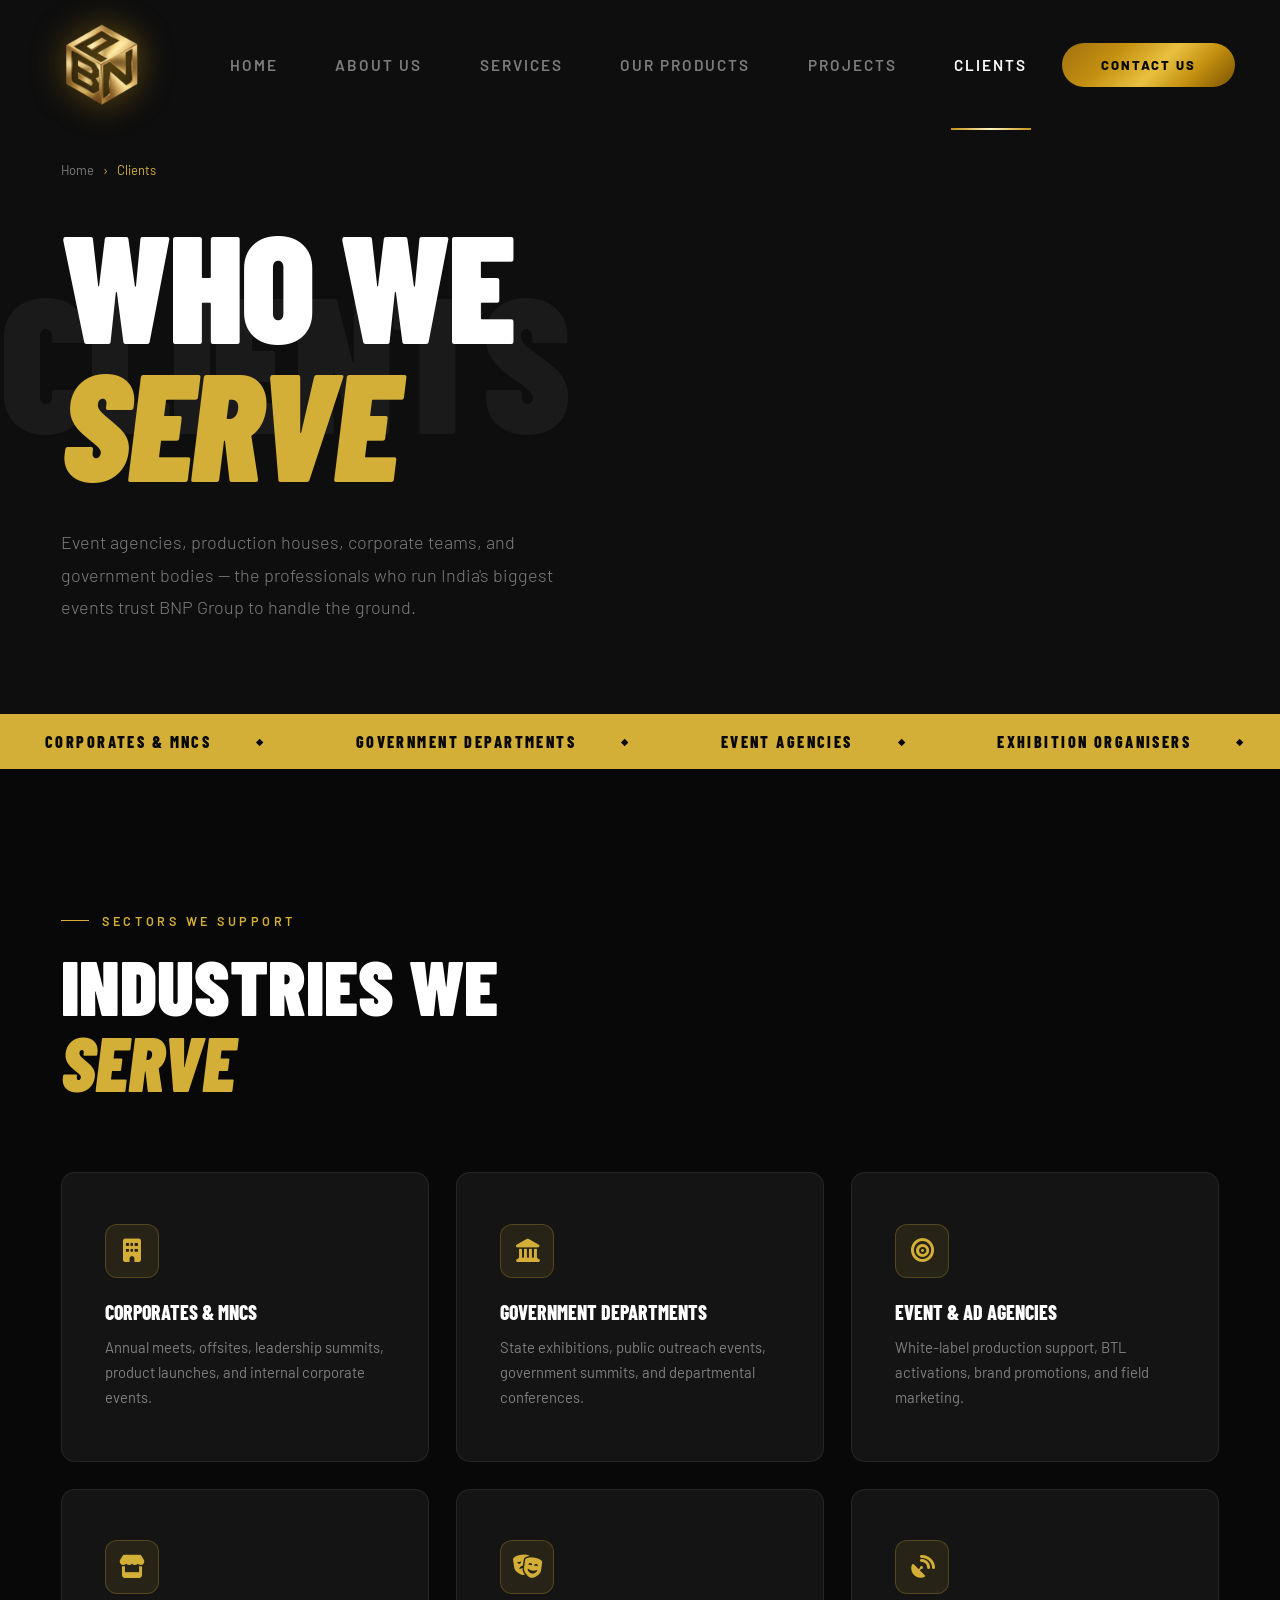
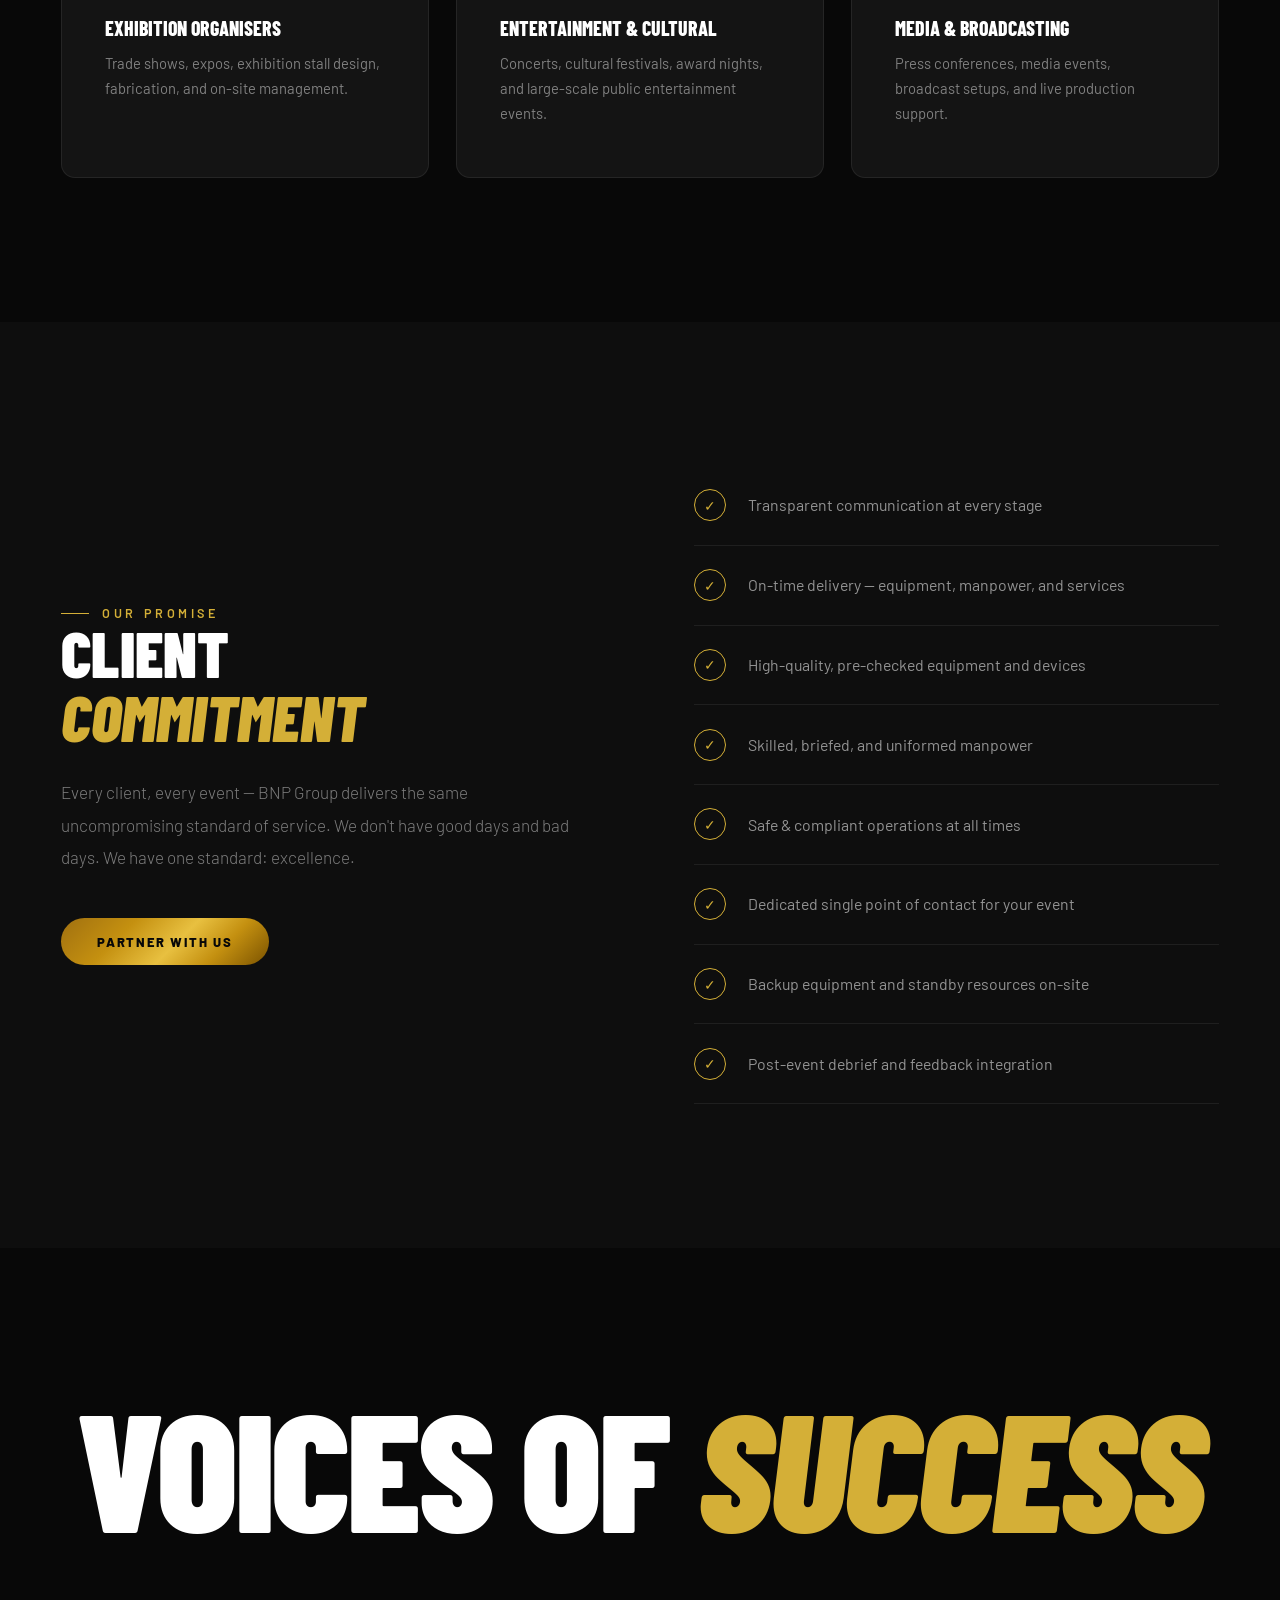
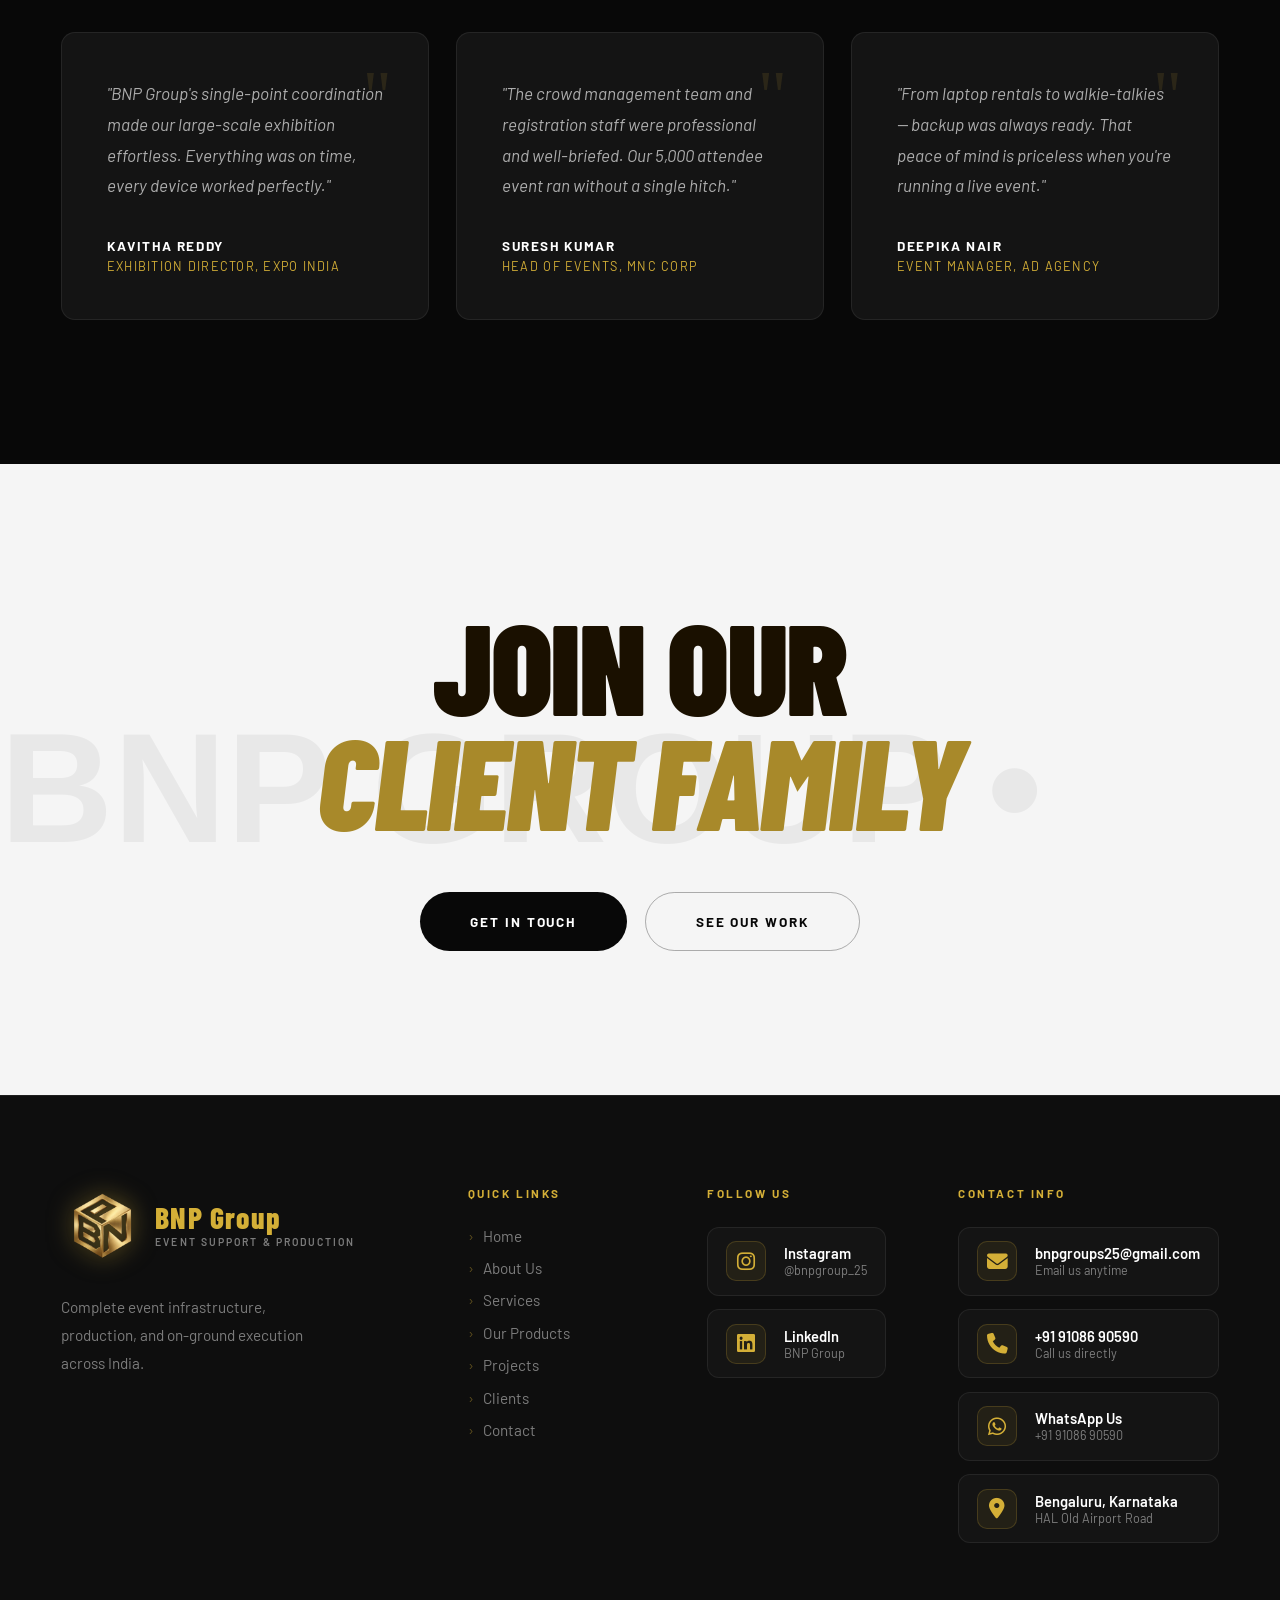
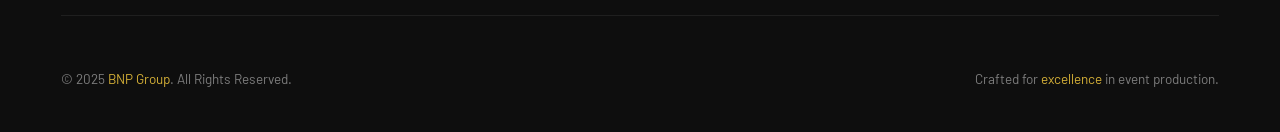
<file: clients.html>
<!DOCTYPE html>
<html lang="en">
<head>
  <!-- Google tag (gtag.js) -->
  <script async src="https://www.googletagmanager.com/gtag/js?id=G-4FT7881E0X"></script>
  <script>
    window.dataLayer = window.dataLayer || [];
    function gtag(){dataLayer.push(arguments);}
    gtag('js', new Date());
    gtag('config', 'G-4FT7881E0X');
  </script>
  <meta charset="UTF-8"/><meta name="viewport" content="width=device-width, initial-scale=1.0"/>
  <meta name="color-scheme" content="dark"/>
  <title>Clients — BNP Group | Trusted by Event Agencies Across India</title>
  <meta name="description" content="BNP Group is trusted by event agencies, production houses, corporate teams, and government bodies across India for reliable event support, manpower, and equipment rental services." />
  <meta name="keywords" content="BNP Group clients, event agency partner India, corporate event support, government event company Bengaluru" />
  <link rel="canonical" href="https://www.bnpgroup.in/clients.html" />
  <meta property="og:type" content="website" />
  <meta property="og:title" content="Clients — BNP Group" />
  <meta property="og:description" content="Trusted by event agencies, production houses, corporate teams, and government bodies across India." />
  <meta property="og:url" content="https://www.bnpgroup.in/clients.html" />
  <meta property="og:image" content="https://www.bnpgroup.in/logo.png" />
  <meta property="og:site_name" content="BNP Group" />
  <link rel="icon" type="image/png" href="logo.png"/>
  <link rel="stylesheet" href="css/style.css"/>
  <style>#preloader{position:fixed;inset:0;background:#0e0e0e;z-index:10000;display:flex;align-items:center;justify-content:center;flex-direction:column;gap:2rem;transition:opacity 0.6s}#preloader img{width:80px;animation:pp 1.5s ease-in-out infinite}#pre-bar-wrap{width:180px;height:2px;background:rgba(255,255,255,0.08);overflow:hidden}#pre-bar{height:100%;background:linear-gradient(90deg,#C8A84B,#E8CC6A);animation:pb 1.8s ease forwards}@keyframes pp{0%,100%{opacity:.3;transform:scale(.95)}50%{opacity:1;transform:scale(1.05)}}@keyframes pb{to{width:100%}from{width:0}}</style>
</head>
<body>
<div id="preloader"><img src="logo.png" alt="BNP"/><div id="pre-bar-wrap"><div id="pre-bar"></div></div></div>
<nav id="navbar"><div class="nav-inner">
  <a href="index.html" class="nav-logo"><img src="logo.png" alt="BNP Group"/></a>
  
  <ul class="nav-links"><li><a href="index.html">Home</a></li><li><a href="about.html">About Us</a></li><li><a href="services.html">Services</a></li><li><a href="products.html">Our Products</a></li><li><a href="projects.html">Projects</a></li><li><a href="clients.html" class="active">Clients</a></li></ul>
  <a href="https://wa.me/919108690590?text=Hi%20BNP%20Group%2C%20I%20am%20interested%20in%20your%20services." class="nav-btn">Contact Us</a>
  <button class="hamburger" aria-label="Open navigation menu"><span></span><span></span><span></span></button>
</div></nav>
<div class="mobile-menu"><a href="index.html">Home</a><a href="about.html">About</a><a href="services.html">Services</a><a href="products.html">Our Products</a><a href="projects.html">Projects</a><a href="clients.html">Clients</a><a href="https://wa.me/919108690590?text=Hi%20BNP%20Group%2C%20I%20am%20interested%20in%20your%20services.">Contact</a></div>

<main id="main-content">
<section class="page-hero">
  <div class="page-hero-wm" aria-hidden="true">CLIENTS</div>
  <div class="container page-hero-content">
    <div class="breadcrumb reveal"><a href="index.html">Home</a><span class="sep">›</span><span class="cur">Clients</span></div>
    <h1 class="page-title reveal reveal-delay-1">Who We<br /><em>Serve</em></h1>
    <p class="page-sub reveal reveal-delay-2">Event agencies, production houses, corporate teams, and government bodies — the professionals who run India's biggest events trust BNP Group to handle the ground.</p>
  </div>
</section>

<div class="ticker"><div class="ticker-track">
  <div class="ticker-item">Corporates &amp; MNCs</div><div class="ticker-item">Government Departments</div>
  <div class="ticker-item">Event Agencies</div><div class="ticker-item">Exhibition Organisers</div>
  <div class="ticker-item">Corporates &amp; MNCs</div><div class="ticker-item">Government Departments</div>
  <div class="ticker-item">Event Agencies</div><div class="ticker-item">Exhibition Organisers</div>
</div></div>

<!-- INDUSTRIES -->
<section class="industries">
  <div class="container">
    <div class="cap-header">
      <div class="cap-header-left">
        <div class="section-label-sm reveal">Sectors We Support</div>
        <h2 class="big-heading reveal reveal-delay-1">Industries We<br /><span class="italic">Serve</span></h2>
      </div>
    </div>
    <div class="ind-grid">
      <div class="ind-card reveal"><div class="ind-icon"><i class="fa-solid fa-building"></i></div><h3>Corporates &amp; MNCs</h3><p>Annual meets, offsites, leadership summits, product launches, and internal corporate events.</p></div>
      <div class="ind-card reveal reveal-delay-1"><div class="ind-icon"><i class="fa-solid fa-landmark"></i></div><h3>Government Departments</h3><p>State exhibitions, public outreach events, government summits, and departmental conferences.</p></div>
      <div class="ind-card reveal reveal-delay-2"><div class="ind-icon"><i class="fa-solid fa-bullseye"></i></div><h3>Event &amp; Ad Agencies</h3><p>White-label production support, BTL activations, brand promotions, and field marketing.</p></div>
      <div class="ind-card reveal"><div class="ind-icon"><i class="fa-solid fa-store"></i></div><h3>Exhibition Organisers</h3><p>Trade shows, expos, exhibition stall design, fabrication, and on-site management.</p></div>
      <div class="ind-card reveal reveal-delay-1"><div class="ind-icon"><i class="fa-solid fa-masks-theater"></i></div><h3>Entertainment &amp; Cultural</h3><p>Concerts, cultural festivals, award nights, and large-scale public entertainment events.</p></div>
      <div class="ind-card reveal reveal-delay-2"><div class="ind-icon"><i class="fa-solid fa-satellite-dish"></i></div><h3>Media &amp; Broadcasting</h3><p>Press conferences, media events, broadcast setups, and live production support.</p></div>
    </div>
  </div>
</section>

<!-- COMMITMENT -->
<section class="commitment">
  <div class="container">
    <div class="commit-layout">
      <div>
        <div class="section-label-sm reveal">Our Promise</div>
        <h2 class="big-heading reveal reveal-delay-1">Client<br /><span class="italic">Commitment</span></h2>
        <p class="about-desc reveal reveal-delay-2" style="margin-top:1.5rem;">Every client, every event — BNP Group delivers the same uncompromising standard of service. We don't have good days and bad days. We have one standard: excellence.</p>
        <div style="margin-top:2.5rem;" class="reveal reveal-delay-3"><a href="https://wa.me/919108690590?text=Hi%20BNP%20Group%2C%20I%20am%20interested%20in%20your%20services." class="nav-btn" style="border-radius:100px;padding:0.85rem 2rem;display:inline-block;">Partner With Us</a></div>
      </div>
      <div class="commit-list reveal reveal-delay-2">
        <div class="commit-row"><div class="commit-check">✓</div><span>Transparent communication at every stage</span></div>
        <div class="commit-row"><div class="commit-check">✓</div><span>On-time delivery — equipment, manpower, and services</span></div>
        <div class="commit-row"><div class="commit-check">✓</div><span>High-quality, pre-checked equipment and devices</span></div>
        <div class="commit-row"><div class="commit-check">✓</div><span>Skilled, briefed, and uniformed manpower</span></div>
        <div class="commit-row"><div class="commit-check">✓</div><span>Safe &amp; compliant operations at all times</span></div>
        <div class="commit-row"><div class="commit-check">✓</div><span>Dedicated single point of contact for your event</span></div>
        <div class="commit-row"><div class="commit-check">✓</div><span>Backup equipment and standby resources on-site</span></div>
        <div class="commit-row"><div class="commit-check">✓</div><span>Post-event debrief and feedback integration</span></div>
      </div>
    </div>
  </div>
</section>

<!-- TESTIMONIALS -->
<section class="testimonials" style="background:var(--black);">
  <div class="container">
    <h2 class="testi-heading reveal">VOICES OF <span>SUCCESS</span></h2>
    <div class="testi-grid">
      <div class="testi-card reveal"><div class="testi-quote">"</div><p>"BNP Group's single-point coordination made our large-scale exhibition effortless. Everything was on time, every device worked perfectly."</p><div class="testi-name">Kavitha Reddy</div><div class="testi-role">Exhibition Director, Expo India</div></div>
      <div class="testi-card reveal reveal-delay-1"><div class="testi-quote">"</div><p>"The crowd management team and registration staff were professional and well-briefed. Our 5,000 attendee event ran without a single hitch."</p><div class="testi-name">Suresh Kumar</div><div class="testi-role">Head of Events, MNC Corp</div></div>
      <div class="testi-card reveal reveal-delay-2"><div class="testi-quote">"</div><p>"From laptop rentals to walkie-talkies — backup was always ready. That peace of mind is priceless when you're running a live event."</p><div class="testi-name">Deepika Nair</div><div class="testi-role">Event Manager, Ad Agency</div></div>
    </div>
  </div>
</section>

<section class="cta-band">
  <div class="cta-band-wm" aria-hidden="true"></div>
  <div class="container"><div class="cta-band-inner reveal">
    <h2>JOIN OUR<br /><em>CLIENT FAMILY</em></h2>
    <div class="cta-btns"><a href="https://wa.me/919108690590?text=Hi%20BNP%20Group%2C%20I%20am%20interested%20in%20your%20services." class="btn-dark">Get in Touch</a><a href="projects.html" class="btn-gold-outline">See Our Work</a></div>
  </div></div>
</section>

</main>

<footer><div class="container">
  <div class="footer-grid">
    <div class="footer-brand"><div class="logo-wrap"><img src="logo.png" alt="BNP"/><div class="nav-logo-text"><span class="brand">BNP Group</span><span class="tagline">Event Support &amp; Production</span></div></div><p>Complete event infrastructure, production, and on-ground execution across India.</p></div>
    <div class="footer-col"><h3>Quick Links</h3><ul><li><a href="index.html">Home</a></li><li><a href="about.html">About Us</a></li><li><a href="services.html">Services</a></li><li><a href="products.html">Our Products</a></li><li><a href="projects.html">Projects</a></li><li><a href="clients.html">Clients</a></li><li><a href="https://wa.me/919108690590?text=Hi%20BNP%20Group%2C%20I%20am%20interested%20in%20your%20services.">Contact</a></li></ul></div>
    <div class="footer-col"><h3>Follow Us</h3><div class="social-links"><a href="https://www.instagram.com/bnpgroup_25" target="_blank" rel="noopener" class="social-item"><div class="social-icon"><i class="fa-brands fa-instagram"></i></div><div class="social-item-text"><div class="s-name">Instagram</div><div class="s-sub">@bnpgroup_25</div></div></a><a href="https://www.linkedin.com/company/bnpgroup/" target="_blank" rel="noopener" class="social-item"><div class="social-icon"><i class="fa-brands fa-linkedin"></i></div><div class="social-item-text"><div class="s-name">LinkedIn</div><div class="s-sub">BNP Group</div></div></a></div></div>
    <div class="footer-col"><h3>Contact Info</h3><div class="social-links"><a href="mailto:bnpgroups25@gmail.com" class="social-item"><div class="social-icon"><i class="fa-solid fa-envelope"></i></div><div class="social-item-text"><div class="s-name">bnpgroups25@gmail.com</div><div class="s-sub">Email us anytime</div></div></a><a href="tel:+919108690590" class="social-item"><div class="social-icon"><i class="fa-solid fa-phone"></i></div><div class="social-item-text"><div class="s-name">+91 91086 90590</div><div class="s-sub">Call us directly</div></div></a><a href="https://wa.me/919108690590?text=Hi%20BNP%20Group%2C%20I%20am%20interested%20in%20your%20services." target="_blank" rel="noopener" class="social-item"><div class="social-icon"><i class="fa-brands fa-whatsapp"></i></div><div class="social-item-text"><div class="s-name">WhatsApp Us</div><div class="s-sub">+91 91086 90590</div></div></a><a href="https://www.google.com/maps/search/Oxford+Towers+HAL+Old+Airport+Road+Kodihalli+Bengaluru+560008" target="_blank" rel="noopener" class="social-item"><div class="social-icon"><i class="fa-solid fa-location-dot"></i></div><div class="social-item-text"><div class="s-name">Bengaluru, Karnataka</div><div class="s-sub">HAL Old Airport Road</div></div></a></div></div>
  </div>
  <div class="footer-bottom"><p>&copy; 2025 <span>BNP Group</span>. All Rights Reserved.</p><p>Crafted for <span>excellence</span> in event production.</p></div>
</div></footer>
<script src="js/main.js"></script>
</body></html>
</file>
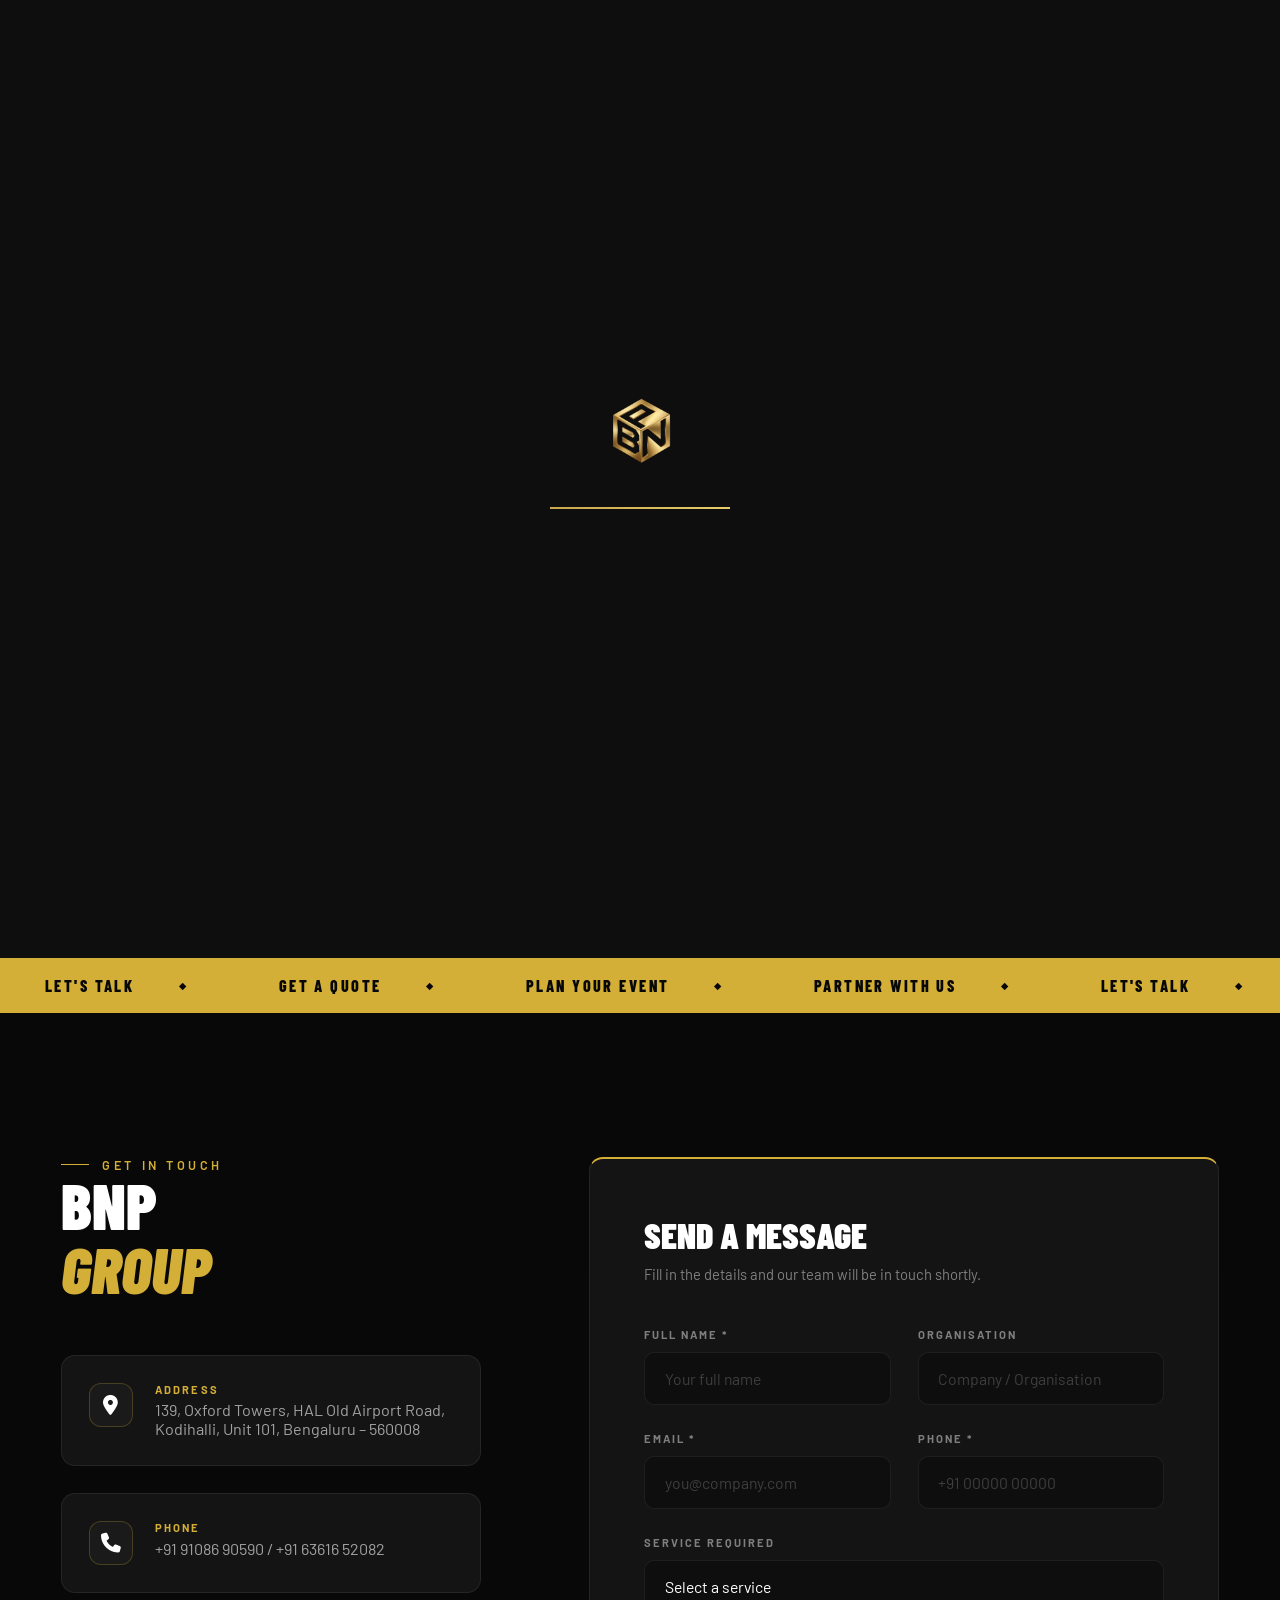
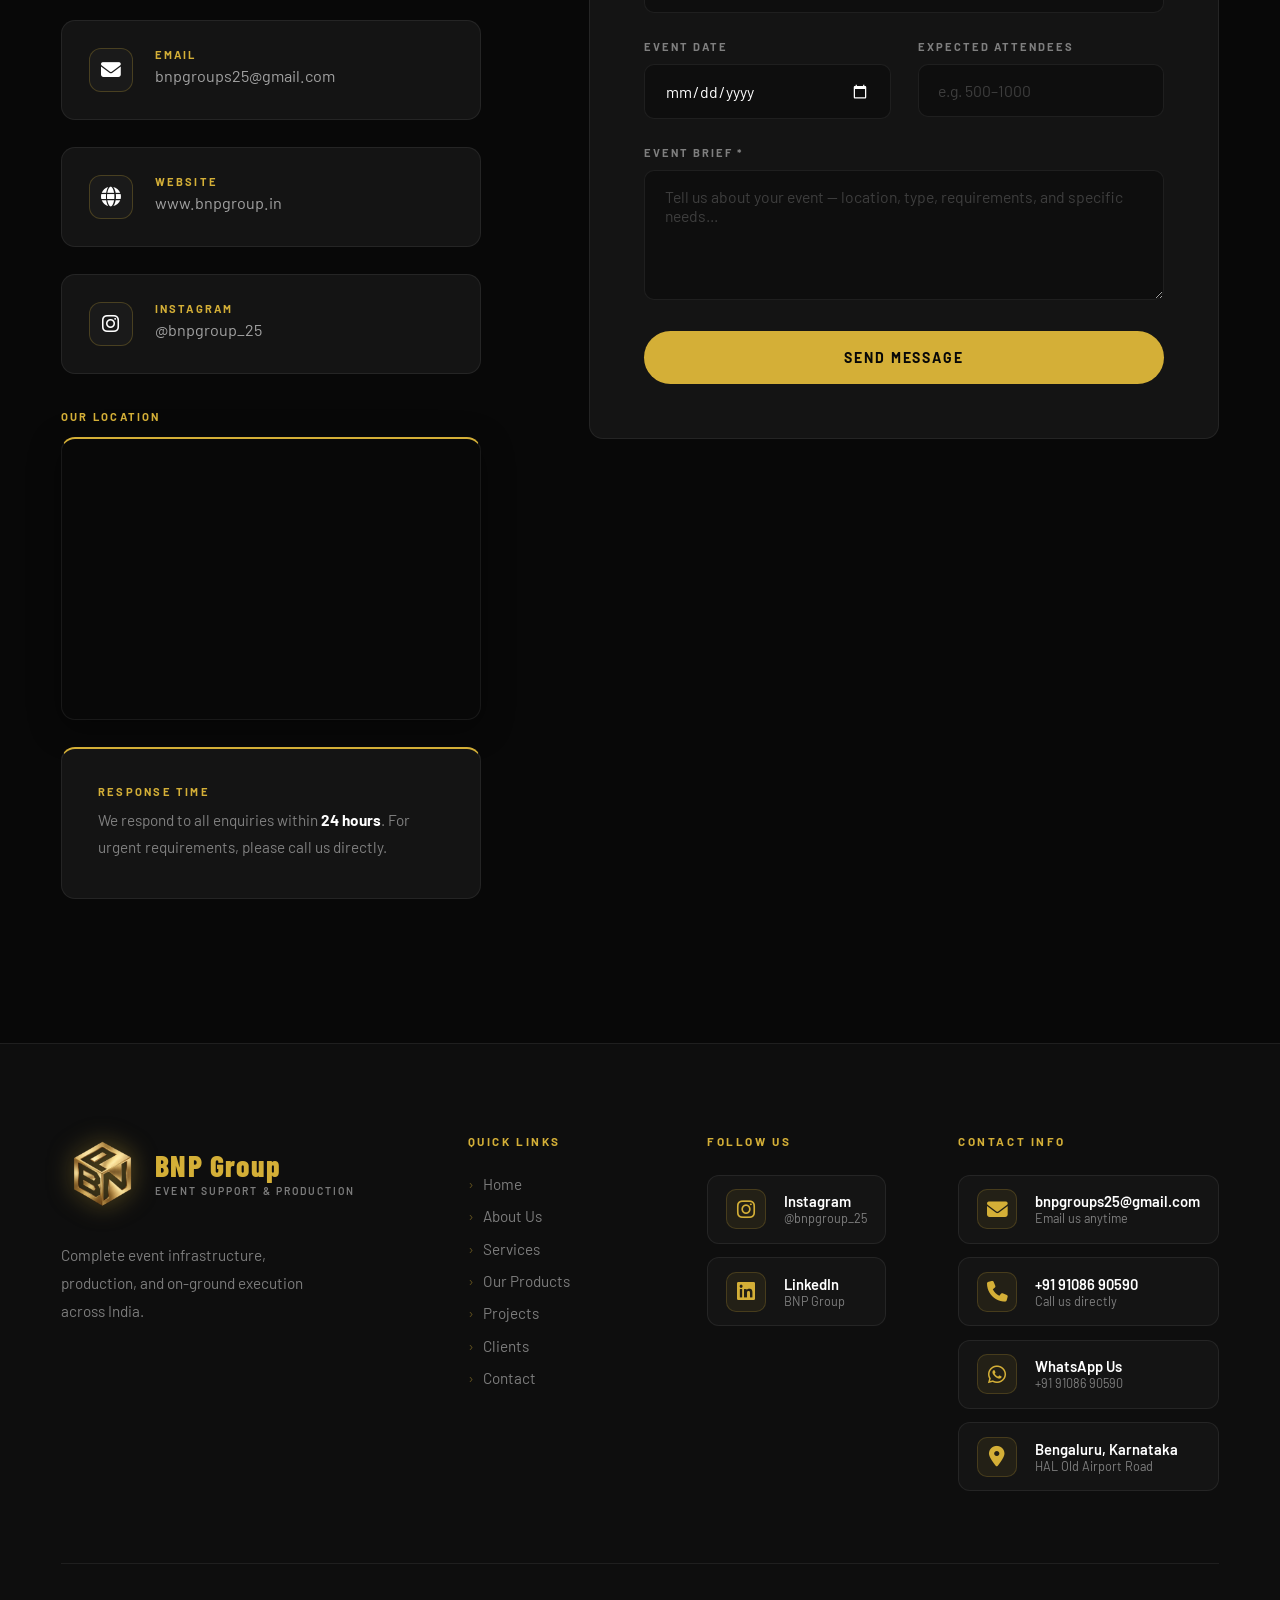
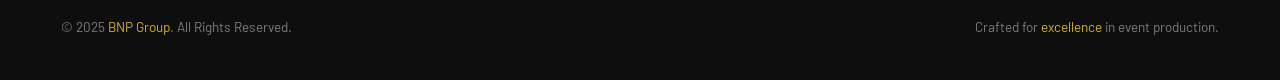
<file: contact.html>
<!DOCTYPE html>
<html lang="en">
<head>
  <!-- Google tag (gtag.js) -->
  <script async src="https://www.googletagmanager.com/gtag/js?id=G-4FT7881E0X"></script>
  <script>
    window.dataLayer = window.dataLayer || [];
    function gtag(){dataLayer.push(arguments);}
    gtag('js', new Date());
    gtag('config', 'G-4FT7881E0X');
  </script>
  <meta charset="UTF-8"/><meta name="viewport" content="width=device-width, initial-scale=1.0"/>
  <meta name="color-scheme" content="dark"/>
  <title>Contact BNP Group — Event Support & Production, Bengaluru</title>
  <meta name="description" content="Contact BNP Group for event manpower, walkie-talkie rentals, laptop rentals, and production services. Located at HAL Old Airport Road, Bengaluru. Call +91 91086 90590 or WhatsApp us." />
  <meta name="keywords" content="contact BNP Group, event support Bengaluru, event manpower contact, walkie talkie rental contact, BNP Group phone number" />
  <link rel="canonical" href="https://www.bnpgroup.in/contact.html" />
  <meta property="og:type" content="website" />
  <meta property="og:title" content="Contact BNP Group — Event Support & Production" />
  <meta property="og:description" content="Reach BNP Group at HAL Old Airport Road, Bengaluru. Call +91 91086 90590 or WhatsApp for event support and production enquiries." />
  <meta property="og:url" content="https://www.bnpgroup.in/contact.html" />
  <meta property="og:image" content="https://www.bnpgroup.in/logo.png" />
  <meta property="og:site_name" content="BNP Group" />
  <link rel="icon" type="image/png" href="logo.png"/>
  <link rel="stylesheet" href="css/style.css"/>
  <style>#preloader{position:fixed;inset:0;background:#0e0e0e;z-index:10000;display:flex;align-items:center;justify-content:center;flex-direction:column;gap:2rem;transition:opacity 0.6s}#preloader img{width:80px;animation:pp 1.5s ease-in-out infinite}#pre-bar-wrap{width:180px;height:2px;background:rgba(255,255,255,0.08);overflow:hidden}#pre-bar{height:100%;background:linear-gradient(90deg,#C8A84B,#E8CC6A);animation:pb 1.8s ease forwards}@keyframes pp{0%,100%{opacity:.3;transform:scale(.95)}50%{opacity:1;transform:scale(1.05)}}@keyframes pb{to{width:100%}from{width:0}}</style>
</head>
<body>
<div id="preloader"><img src="logo.png" alt="BNP"/><div id="pre-bar-wrap"><div id="pre-bar"></div></div></div>
<nav id="navbar"><div class="nav-inner">
  <a href="index.html" class="nav-logo"><img src="logo.png" alt="BNP Group"/></a>
  
  <ul class="nav-links"><li><a href="index.html">Home</a></li><li><a href="about.html">About Us</a></li><li><a href="services.html">Services</a></li><li><a href="products.html">Our Products</a></li><li><a href="projects.html">Projects</a></li><li><a href="clients.html">Clients</a></li></ul>
  <a href="https://wa.me/919108690590?text=Hi%20BNP%20Group%2C%20I%20am%20interested%20in%20your%20services." class="nav-btn active" style="background:var(--gold-light);">Contact Us</a>
  <button class="hamburger" aria-label="Open navigation menu"><span></span><span></span><span></span></button>
</div></nav>
<div class="mobile-menu"><a href="index.html">Home</a><a href="about.html">About</a><a href="services.html">Services</a><a href="products.html">Our Products</a><a href="projects.html">Projects</a><a href="clients.html">Clients</a><a href="https://wa.me/919108690590?text=Hi%20BNP%20Group%2C%20I%20am%20interested%20in%20your%20services.">Contact</a></div>

<main id="main-content">
<section class="page-hero">
  <div class="page-hero-wm" aria-hidden="true">CONTACT US</div>
  <div class="container page-hero-content">
    <div class="breadcrumb reveal"><a href="index.html">Home</a><span class="sep">›</span><span class="cur">Contact Us</span></div>
    <h1 class="page-title reveal reveal-delay-1">Let's Build<br /><em>Exceptional Events</em><br />Together</h1>
    <p class="page-sub reveal reveal-delay-2">Tell us about your event and we'll get back to you with a tailored solution within 24 hours.</p>
  </div>
</section>

<div class="ticker"><div class="ticker-track">
  <div class="ticker-item">Let's Talk</div><div class="ticker-item">Get a Quote</div>
  <div class="ticker-item">Plan Your Event</div><div class="ticker-item">Partner With Us</div>
  <div class="ticker-item">Let's Talk</div><div class="ticker-item">Get a Quote</div>
  <div class="ticker-item">Plan Your Event</div><div class="ticker-item">Partner With Us</div>
</div></div>

<!-- CONTACT SECTION -->
<section class="contact-section">
  <div class="container">
    <div class="contact-layout">
      <div>
        <div class="section-label-sm reveal">Get in Touch</div>
        <h2 class="big-heading reveal reveal-delay-1" style="margin-bottom:2.5rem;">BNP<br /><span class="italic">Group</span></h2>
        <div class="contact-info-block">
          <div class="cinfo-item reveal"><div class="cinfo-icon"><i class="fa-solid fa-location-dot"></i></div><div><div class="cinfo-label">Address</div><div class="cinfo-val">139, Oxford Towers, HAL Old Airport Road,<br/>Kodihalli, Unit 101, Bengaluru – 560008</div></div></div>
          <div class="cinfo-item reveal reveal-delay-1"><div class="cinfo-icon"><i class="fa-solid fa-phone"></i></div><div><div class="cinfo-label">Phone</div><div class="cinfo-val"><a href="tel:+919108690590">+91 91086 90590</a> / <a href="tel:+916361652082">+91 63616 52082</a></div></div></div>
          <div class="cinfo-item reveal reveal-delay-2"><div class="cinfo-icon"><i class="fa-solid fa-envelope"></i></div><div><div class="cinfo-label">Email</div><div class="cinfo-val"><a href="mailto:bnpgroups25@gmail.com">bnpgroups25@gmail.com</a></div></div></div>
          <div class="cinfo-item reveal reveal-delay-3"><div class="cinfo-icon"><i class="fa-solid fa-globe"></i></div><div><div class="cinfo-label">Website</div><div class="cinfo-val"><a href="https://www.bnpgroup.in" target="_blank" rel="noopener">www.bnpgroup.in</a></div></div></div>
          <div class="cinfo-item reveal reveal-delay-4"><div class="cinfo-icon"><i class="fa-brands fa-instagram"></i></div><div><div class="cinfo-label">Instagram</div><div class="cinfo-val"><a href="https://www.instagram.com/bnpgroup_25" target="_blank" rel="noopener">@bnpgroup_25</a></div></div></div>
        </div>
        <div style="margin-top:2rem;" class="reveal reveal-delay-5">
          <div class="cinfo-label" style="margin-bottom:0.75rem;">Our Location</div>
          <div style="border-radius:var(--r);overflow:hidden;border:1px solid var(--border);border-top:2px solid var(--gold-bright);box-shadow:0 8px 32px rgba(0,0,0,0.4);">
            <iframe
              title="BNP Group location map"
              src="https://www.google.com/maps/embed?pb=!1m18!1m12!1m3!1d3887.9!2d77.6488!3d12.9592!2m3!1f0!2f0!3f0!3m2!1i1024!2i768!4f13.1!3m3!1m2!1s0x3bae1326f0b1c7b5%3A0x1!2sOxford+Towers%2C+HAL+Old+Airport+Rd%2C+Kodihalli%2C+Bengaluru%2C+Karnataka+560008!5e0!3m2!1sen!2sin!4v1"
              width="100%" height="280" style="border:0;display:block;filter:grayscale(1) invert(0.9) contrast(0.85);"
              allowfullscreen="" loading="lazy" referrerpolicy="no-referrer-when-downgrade">
            </iframe>
          </div>
        </div>
        <div style="margin-top:1.5rem;padding:2rem;background:var(--card);border-radius:var(--r);border:1px solid var(--border);border-top:2px solid var(--gold-bright);" class="reveal reveal-delay-5">
          <div class="cinfo-label" style="margin-bottom:0.5rem;">Response Time</div>
          <p style="font-size:0.85rem;color:rgba(255,255,255,0.46);line-height:1.8;">We respond to all enquiries within <strong style="color:var(--white);">24 hours</strong>. For urgent requirements, please call us directly.</p>
        </div>
      </div>
      <div class="reveal reveal-delay-2">
        <form class="contact-form" id="contactForm" novalidate>
          <div class="form-title">Send a Message</div>
          <p class="form-sub">Fill in the details and our team will be in touch shortly.</p>
          <div class="form-row">
            <div class="form-group"><label for="name">Full Name *</label><input type="text" id="name" name="name" placeholder="Your full name" required/></div>
            <div class="form-group"><label for="company">Organisation</label><input type="text" id="company" name="company" placeholder="Company / Organisation"/></div>
          </div>
          <div class="form-row">
            <div class="form-group"><label for="email">Email *</label><input type="email" id="email" name="email" placeholder="you@company.com" required/></div>
            <div class="form-group"><label for="phone">Phone *</label><input type="tel" id="phone" name="phone" placeholder="+91 00000 00000" required/></div>
          </div>
          <div class="form-group">
            <label for="service">Service Required</label>
            <select id="service" name="service">
              <option value="" disabled selected>Select a service</option>
              <option>Event Services</option><option>Laptop Rentals</option>
              <option>Manpower for Events</option><option>Walkie-Talkie Rental</option>
              <option>IT &amp; Marketing Services</option><option>Event Infrastructure</option>
              <option>Full Event Production</option><option>Other / Multiple</option>
            </select>
          </div>
          <div class="form-row">
            <div class="form-group"><label for="edate">Event Date</label><input type="date" id="edate" name="edate"/></div>
            <div class="form-group"><label for="att">Expected Attendees</label><input type="text" id="att" name="att" placeholder="e.g. 500–1000"/></div>
          </div>
          <div class="form-group"><label for="message">Event Brief *</label><textarea id="message" name="message" placeholder="Tell us about your event — location, type, requirements, and specific needs..." required></textarea></div>
          <button type="submit" class="btn-submit">Send Message</button>
        </form>
      </div>
    </div>
  </div>
</section>

</main>

<footer><div class="container">
  <div class="footer-grid">
    <div class="footer-brand"><div class="logo-wrap"><img src="logo.png" alt="BNP"/><div class="nav-logo-text"><span class="brand">BNP Group</span><span class="tagline">Event Support &amp; Production</span></div></div><p>Complete event infrastructure, production, and on-ground execution across India.</p></div>
    <div class="footer-col"><h3>Quick Links</h3><ul><li><a href="index.html">Home</a></li><li><a href="about.html">About Us</a></li><li><a href="services.html">Services</a></li><li><a href="products.html">Our Products</a></li><li><a href="projects.html">Projects</a></li><li><a href="clients.html">Clients</a></li><li><a href="https://wa.me/919108690590?text=Hi%20BNP%20Group%2C%20I%20am%20interested%20in%20your%20services.">Contact</a></li></ul></div>
    <div class="footer-col"><h3>Follow Us</h3><div class="social-links"><a href="https://www.instagram.com/bnpgroup_25" target="_blank" rel="noopener" class="social-item"><div class="social-icon"><i class="fa-brands fa-instagram"></i></div><div class="social-item-text"><div class="s-name">Instagram</div><div class="s-sub">@bnpgroup_25</div></div></a><a href="https://www.linkedin.com/company/bnpgroup/" target="_blank" rel="noopener" class="social-item"><div class="social-icon"><i class="fa-brands fa-linkedin"></i></div><div class="social-item-text"><div class="s-name">LinkedIn</div><div class="s-sub">BNP Group</div></div></a></div></div>
    <div class="footer-col"><h3>Contact Info</h3><div class="social-links"><a href="mailto:bnpgroups25@gmail.com" class="social-item"><div class="social-icon"><i class="fa-solid fa-envelope"></i></div><div class="social-item-text"><div class="s-name">bnpgroups25@gmail.com</div><div class="s-sub">Email us anytime</div></div></a><a href="tel:+919108690590" class="social-item"><div class="social-icon"><i class="fa-solid fa-phone"></i></div><div class="social-item-text"><div class="s-name">+91 91086 90590</div><div class="s-sub">Call us directly</div></div></a><a href="https://wa.me/919108690590?text=Hi%20BNP%20Group%2C%20I%20am%20interested%20in%20your%20services." target="_blank" rel="noopener" class="social-item"><div class="social-icon"><i class="fa-brands fa-whatsapp"></i></div><div class="social-item-text"><div class="s-name">WhatsApp Us</div><div class="s-sub">+91 91086 90590</div></div></a><a href="https://www.google.com/maps/search/Oxford+Towers+HAL+Old+Airport+Road+Kodihalli+Bengaluru+560008" target="_blank" rel="noopener" class="social-item"><div class="social-icon"><i class="fa-solid fa-location-dot"></i></div><div class="social-item-text"><div class="s-name">Bengaluru, Karnataka</div><div class="s-sub">HAL Old Airport Road</div></div></a></div></div>
  </div>
  <div class="footer-bottom"><p>&copy; 2025 <span>BNP Group</span>. All Rights Reserved.</p><p>Crafted for <span>excellence</span> in event production.</p></div>
</div></footer>
<script src="js/main.js"></script>
</body></html>
</file>
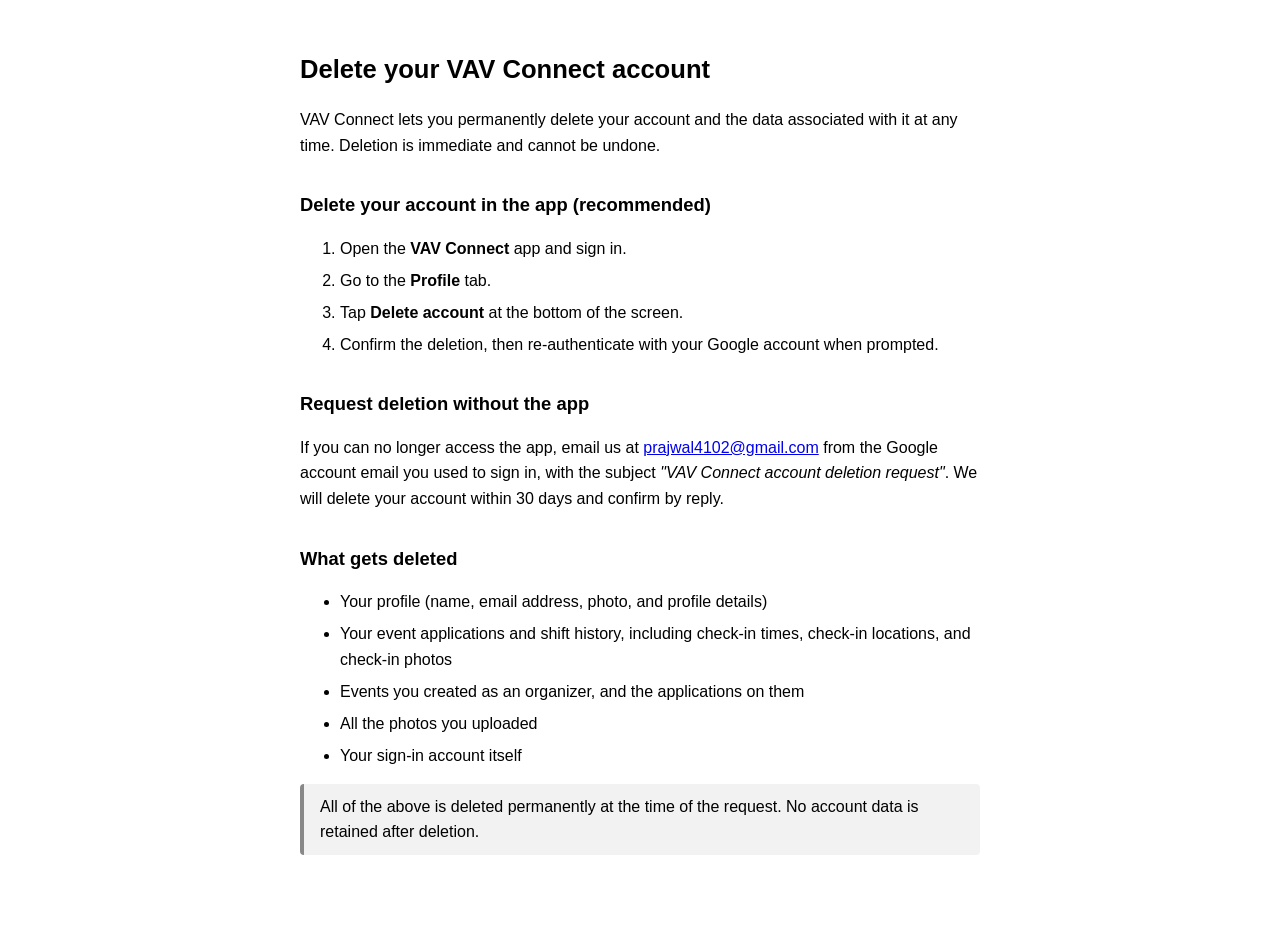
<file: delete-account.html>
<!DOCTYPE html>
<html lang="en">
<head>
  <meta charset="utf-8">
  <meta name="viewport" content="width=device-width, initial-scale=1">
  <title>Delete your VAV Connect account</title>
  <style>
    :root { color-scheme: light dark; }
    body {
      font-family: -apple-system, "Segoe UI", Roboto, Helvetica, Arial, sans-serif;
      max-width: 680px;
      margin: 0 auto;
      padding: 32px 20px 64px;
      line-height: 1.6;
    }
    h1 { font-size: 1.6rem; }
    h2 { font-size: 1.15rem; margin-top: 2rem; }
    li { margin-bottom: .4rem; }
    .note {
      border-left: 4px solid #888;
      padding: .6rem 1rem;
      background: rgba(128,128,128,.1);
      border-radius: 4px;
    }
  </style>
</head>
<body>
  <h1>Delete your VAV Connect account</h1>
  <p>
    VAV Connect lets you permanently delete your account and the data
    associated with it at any time. Deletion is immediate and cannot be
    undone.
  </p>

  <h2>Delete your account in the app (recommended)</h2>
  <ol>
    <li>Open the <strong>VAV Connect</strong> app and sign in.</li>
    <li>Go to the <strong>Profile</strong> tab.</li>
    <li>Tap <strong>Delete account</strong> at the bottom of the screen.</li>
    <li>Confirm the deletion, then re-authenticate with your Google account
        when prompted.</li>
  </ol>

  <h2>Request deletion without the app</h2>
  <p>
    If you can no longer access the app, email us at
    <a href="mailto:prajwal4102@gmail.com?subject=VAV%20Connect%20account%20deletion%20request">prajwal4102@gmail.com</a>
    from the Google account email you used to sign in, with the subject
    <em>"VAV Connect account deletion request"</em>. We will delete your
    account within 30 days and confirm by reply.
  </p>

  <h2>What gets deleted</h2>
  <ul>
    <li>Your profile (name, email address, photo, and profile details)</li>
    <li>Your event applications and shift history, including check-in
        times, check-in locations, and check-in photos</li>
    <li>Events you created as an organizer, and the applications on them</li>
    <li>All the photos you uploaded</li>
    <li>Your sign-in account itself</li>
  </ul>

  <p class="note">
    All of the above is deleted permanently at the time of the request.
    No account data is retained after deletion.
  </p>
</body>
</html>
</file>
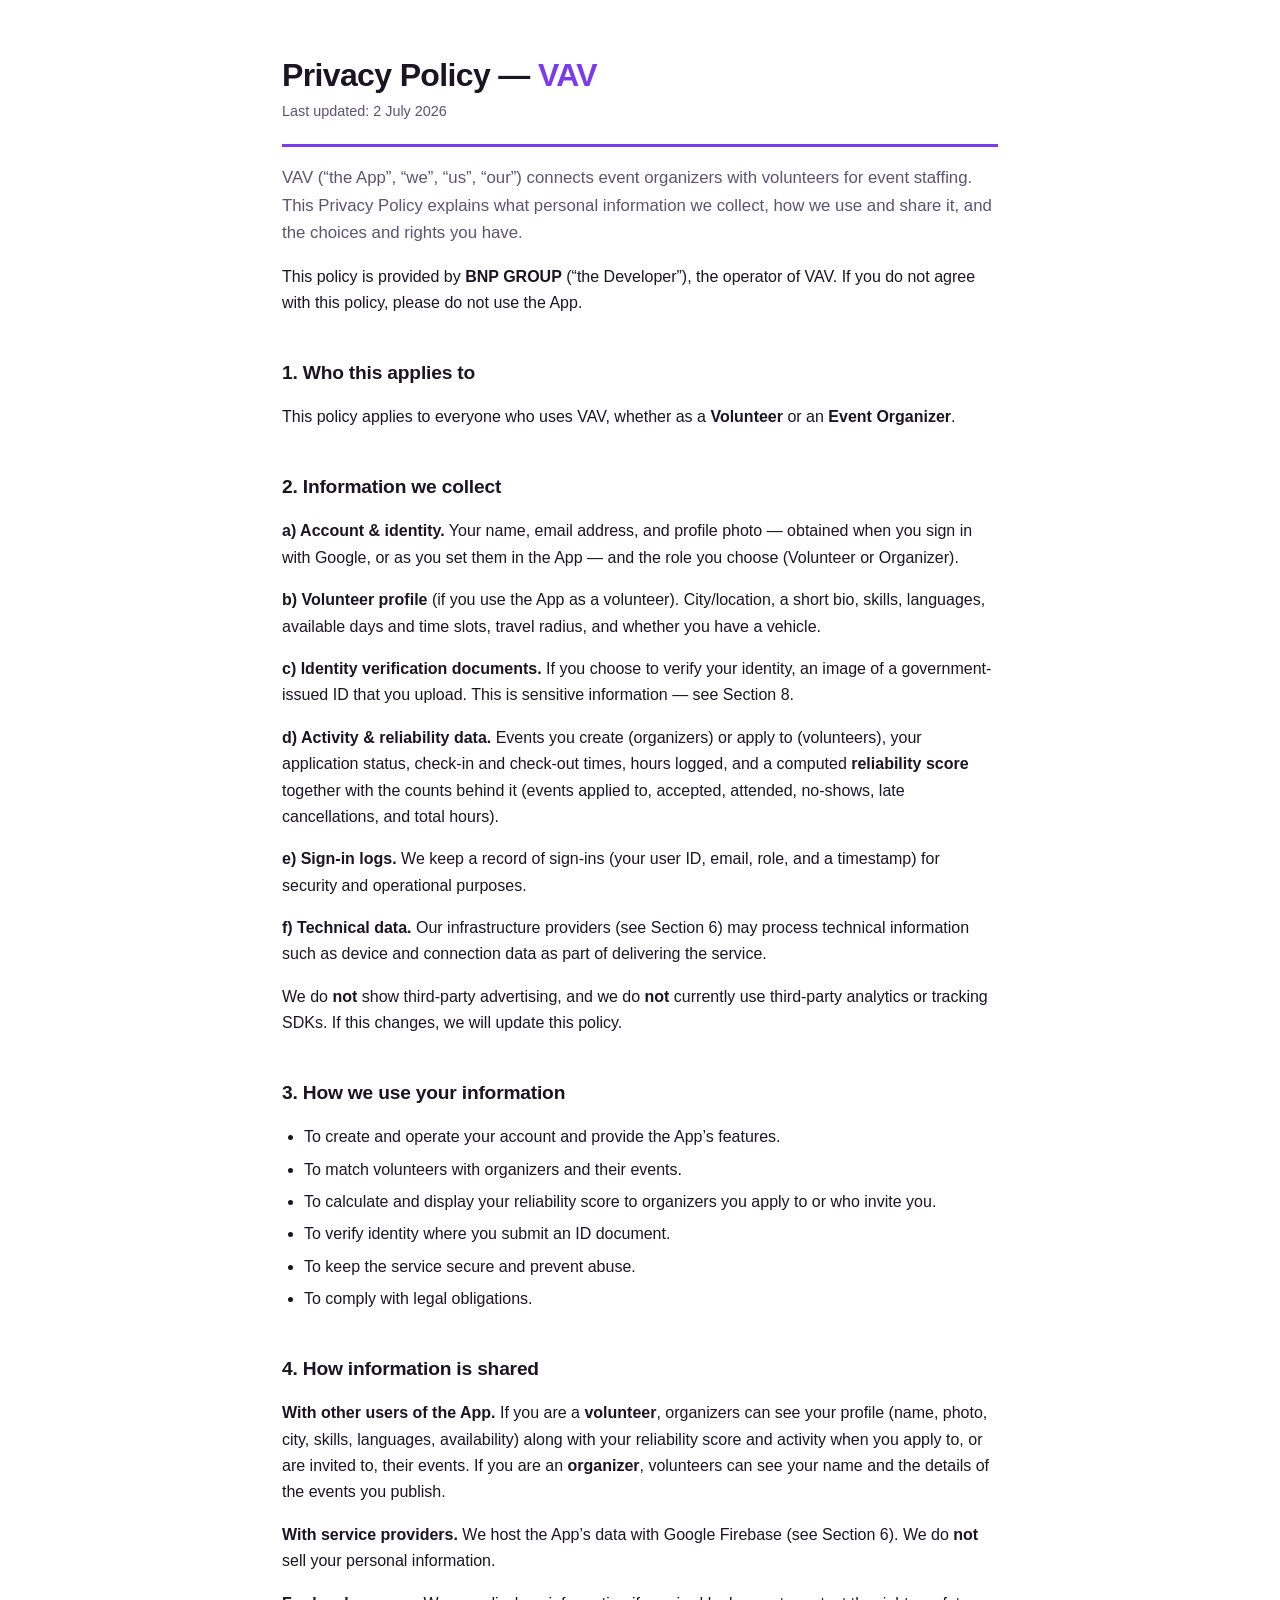
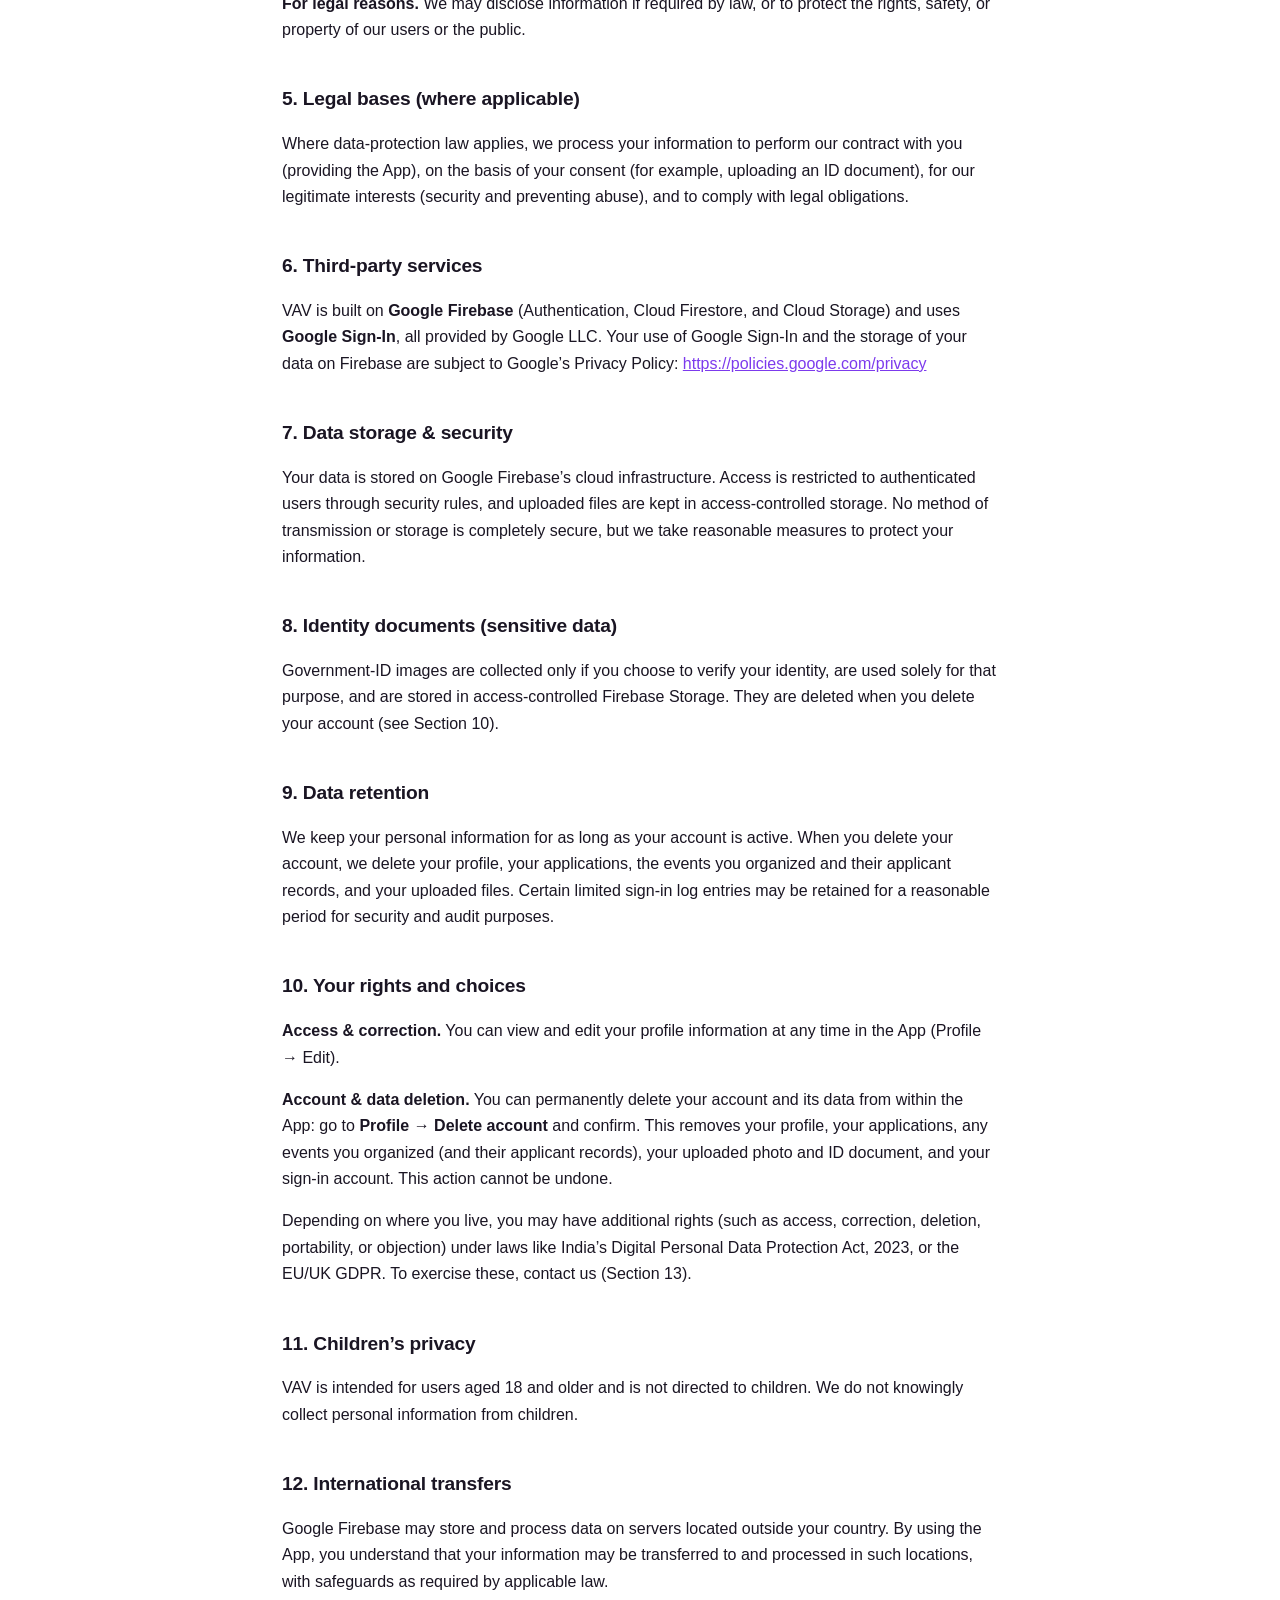
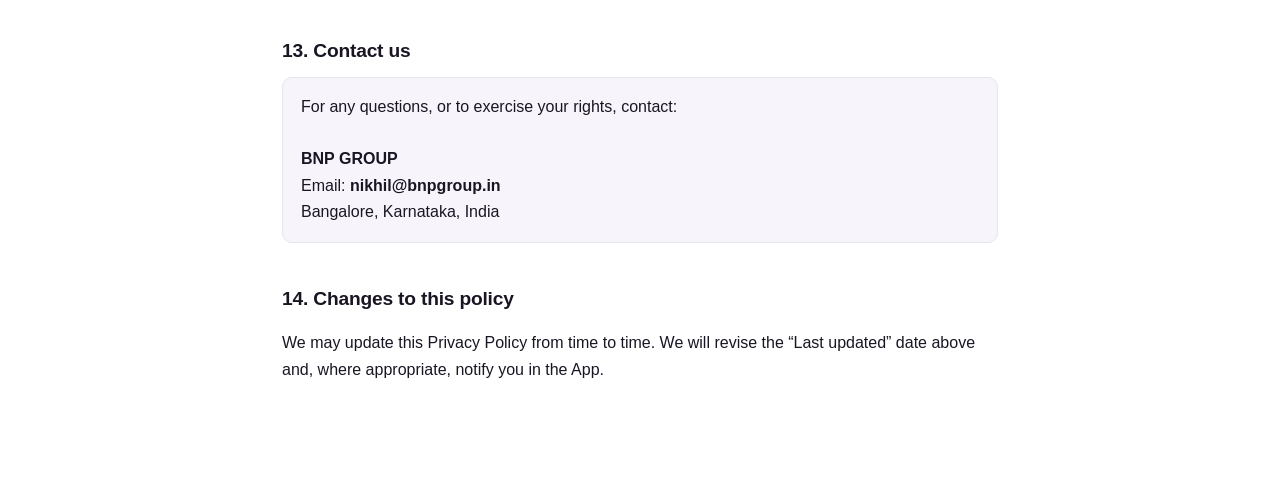
<file: privacy-policy.html>
<!DOCTYPE html>
<html lang="en">
<head>
<meta charset="utf-8">
<meta name="viewport" content="width=device-width, initial-scale=1">
<title>Privacy Policy — VAV</title>
<meta name="description" content="Privacy Policy for the VAV event-staffing app.">
<style>
  :root {
    --ink: #1a1523;
    --muted: #5b5470;
    --accent: #7c3aed;
    --line: #e7e3ef;
    --bg: #ffffff;
  }
  * { box-sizing: border-box; }
  html { -webkit-text-size-adjust: 100%; }
  body {
    margin: 0;
    background: var(--bg);
    color: var(--ink);
    font-family: -apple-system, BlinkMacSystemFont, "Segoe UI", Roboto, Helvetica, Arial, sans-serif;
    line-height: 1.65;
    font-size: 16px;
  }
  .wrap { max-width: 760px; margin: 0 auto; padding: 56px 22px 96px; }
  header { border-bottom: 3px solid var(--accent); padding-bottom: 20px; margin-bottom: 8px; }
  h1 { font-size: 2rem; line-height: 1.2; margin: 0 0 6px; letter-spacing: -0.02em; }
  .brand { color: var(--accent); font-weight: 700; }
  .updated { color: var(--muted); font-size: 0.9rem; margin: 0; }
  h2 { font-size: 1.2rem; margin: 40px 0 10px; letter-spacing: -0.01em; }
  p, li { color: var(--ink); }
  a { color: var(--accent); word-break: break-word; }
  strong { color: var(--ink); }
  ul { padding-left: 22px; }
  li { margin: 6px 0; }
  .lead { color: var(--muted); font-size: 1.05rem; }
  .contact {
    background: #f7f5fb;
    border: 1px solid var(--line);
    border-radius: 10px;
    padding: 16px 18px;
  }
  @media (max-width: 520px) { .wrap { padding: 36px 16px 72px; } h1 { font-size: 1.6rem; } }
</style>
</head>
<body>
<div class="wrap">
  <header>
    <h1>Privacy Policy — <span class="brand">VAV</span></h1>
    <p class="updated">Last updated: 2 July 2026</p>
  </header>

  <p class="lead">VAV (“the App”, “we”, “us”, “our”) connects event organizers with volunteers for event staffing. This Privacy Policy explains what personal information we collect, how we use and share it, and the choices and rights you have.</p>

  <p>This policy is provided by <strong>BNP GROUP</strong> (“the Developer”), the operator of VAV. If you do not agree with this policy, please do not use the App.</p>

  <h2>1. Who this applies to</h2>
  <p>This policy applies to everyone who uses VAV, whether as a <strong>Volunteer</strong> or an <strong>Event Organizer</strong>.</p>

  <h2>2. Information we collect</h2>
  <p><strong>a) Account &amp; identity.</strong> Your name, email address, and profile photo — obtained when you sign in with Google, or as you set them in the App — and the role you choose (Volunteer or Organizer).</p>
  <p><strong>b) Volunteer profile</strong> (if you use the App as a volunteer). City/location, a short bio, skills, languages, available days and time slots, travel radius, and whether you have a vehicle.</p>
  <p><strong>c) Identity verification documents.</strong> If you choose to verify your identity, an image of a government-issued ID that you upload. This is sensitive information — see Section 8.</p>
  <p><strong>d) Activity &amp; reliability data.</strong> Events you create (organizers) or apply to (volunteers), your application status, check-in and check-out times, hours logged, and a computed <strong>reliability score</strong> together with the counts behind it (events applied to, accepted, attended, no-shows, late cancellations, and total hours).</p>
  <p><strong>e) Sign-in logs.</strong> We keep a record of sign-ins (your user ID, email, role, and a timestamp) for security and operational purposes.</p>
  <p><strong>f) Technical data.</strong> Our infrastructure providers (see Section 6) may process technical information such as device and connection data as part of delivering the service.</p>
  <p>We do <strong>not</strong> show third-party advertising, and we do <strong>not</strong> currently use third-party analytics or tracking SDKs. If this changes, we will update this policy.</p>

  <h2>3. How we use your information</h2>
  <ul>
    <li>To create and operate your account and provide the App’s features.</li>
    <li>To match volunteers with organizers and their events.</li>
    <li>To calculate and display your reliability score to organizers you apply to or who invite you.</li>
    <li>To verify identity where you submit an ID document.</li>
    <li>To keep the service secure and prevent abuse.</li>
    <li>To comply with legal obligations.</li>
  </ul>

  <h2>4. How information is shared</h2>
  <p><strong>With other users of the App.</strong> If you are a <strong>volunteer</strong>, organizers can see your profile (name, photo, city, skills, languages, availability) along with your reliability score and activity when you apply to, or are invited to, their events. If you are an <strong>organizer</strong>, volunteers can see your name and the details of the events you publish.</p>
  <p><strong>With service providers.</strong> We host the App’s data with Google Firebase (see Section 6). We do <strong>not</strong> sell your personal information.</p>
  <p><strong>For legal reasons.</strong> We may disclose information if required by law, or to protect the rights, safety, or property of our users or the public.</p>

  <h2>5. Legal bases (where applicable)</h2>
  <p>Where data-protection law applies, we process your information to perform our contract with you (providing the App), on the basis of your consent (for example, uploading an ID document), for our legitimate interests (security and preventing abuse), and to comply with legal obligations.</p>

  <h2>6. Third-party services</h2>
  <p>VAV is built on <strong>Google Firebase</strong> (Authentication, Cloud Firestore, and Cloud Storage) and uses <strong>Google Sign-In</strong>, all provided by Google LLC. Your use of Google Sign-In and the storage of your data on Firebase are subject to Google’s Privacy Policy: <a href="https://policies.google.com/privacy">https://policies.google.com/privacy</a></p>

  <h2>7. Data storage &amp; security</h2>
  <p>Your data is stored on Google Firebase’s cloud infrastructure. Access is restricted to authenticated users through security rules, and uploaded files are kept in access-controlled storage. No method of transmission or storage is completely secure, but we take reasonable measures to protect your information.</p>

  <h2>8. Identity documents (sensitive data)</h2>
  <p>Government-ID images are collected only if you choose to verify your identity, are used solely for that purpose, and are stored in access-controlled Firebase Storage. They are deleted when you delete your account (see Section 10).</p>

  <h2>9. Data retention</h2>
  <p>We keep your personal information for as long as your account is active. When you delete your account, we delete your profile, your applications, the events you organized and their applicant records, and your uploaded files. Certain limited sign-in log entries may be retained for a reasonable period for security and audit purposes.</p>

  <h2>10. Your rights and choices</h2>
  <p><strong>Access &amp; correction.</strong> You can view and edit your profile information at any time in the App (Profile → Edit).</p>
  <p><strong>Account &amp; data deletion.</strong> You can permanently delete your account and its data from within the App: go to <strong>Profile → Delete account</strong> and confirm. This removes your profile, your applications, any events you organized (and their applicant records), your uploaded photo and ID document, and your sign-in account. This action cannot be undone.</p>
  <p>Depending on where you live, you may have additional rights (such as access, correction, deletion, portability, or objection) under laws like India’s Digital Personal Data Protection Act, 2023, or the EU/UK GDPR. To exercise these, contact us (Section 13).</p>

  <h2>11. Children’s privacy</h2>
  <p>VAV is intended for users aged 18 and older and is not directed to children. We do not knowingly collect personal information from children.</p>

  <h2>12. International transfers</h2>
  <p>Google Firebase may store and process data on servers located outside your country. By using the App, you understand that your information may be transferred to and processed in such locations, with safeguards as required by applicable law.</p>

  <h2>13. Contact us</h2>
  <div class="contact">
    For any questions, or to exercise your rights, contact:<br><br>
    <strong>BNP GROUP</strong><br>
    Email: <strong>nikhil@bnpgroup.in</strong><br>
    Bangalore, Karnataka, India
  </div>

  <h2>14. Changes to this policy</h2>
  <p>We may update this Privacy Policy from time to time. We will revise the “Last updated” date above and, where appropriate, notify you in the App.</p>
</div>
</body>
</html>
</file>
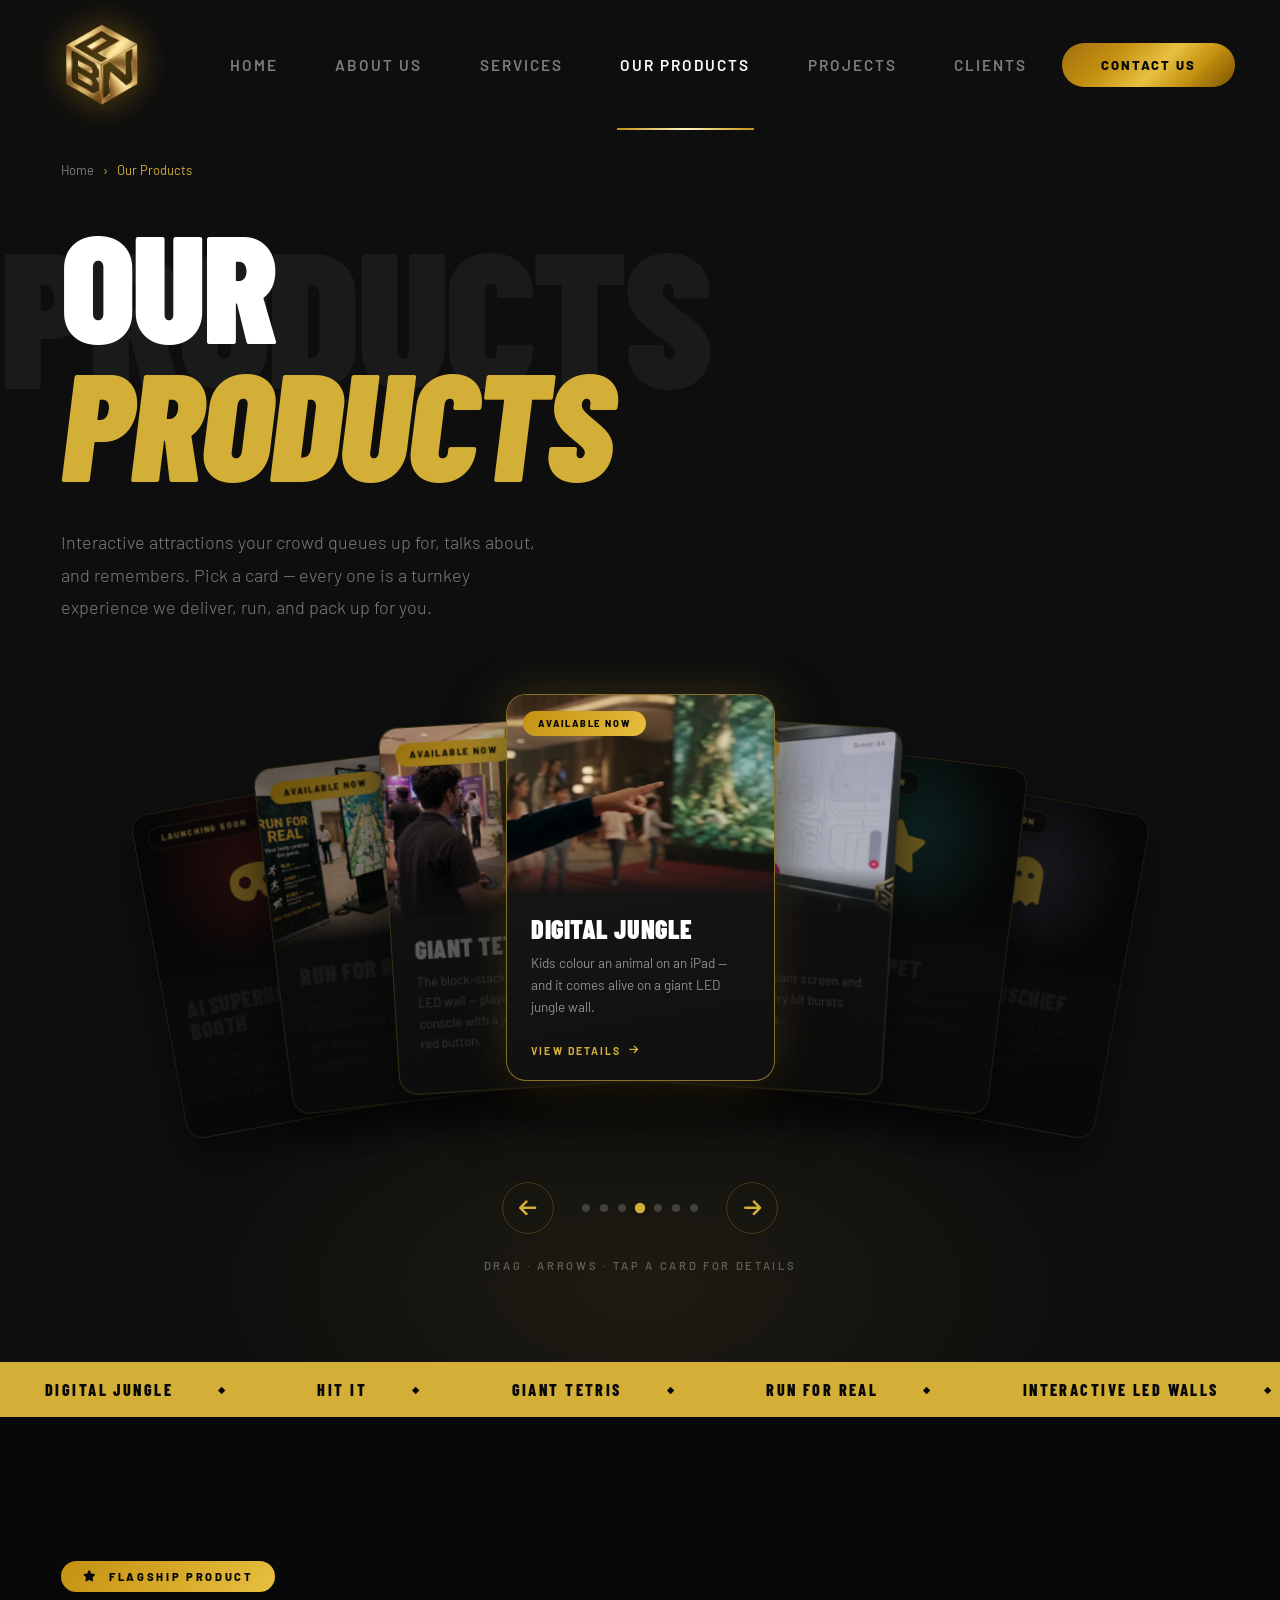
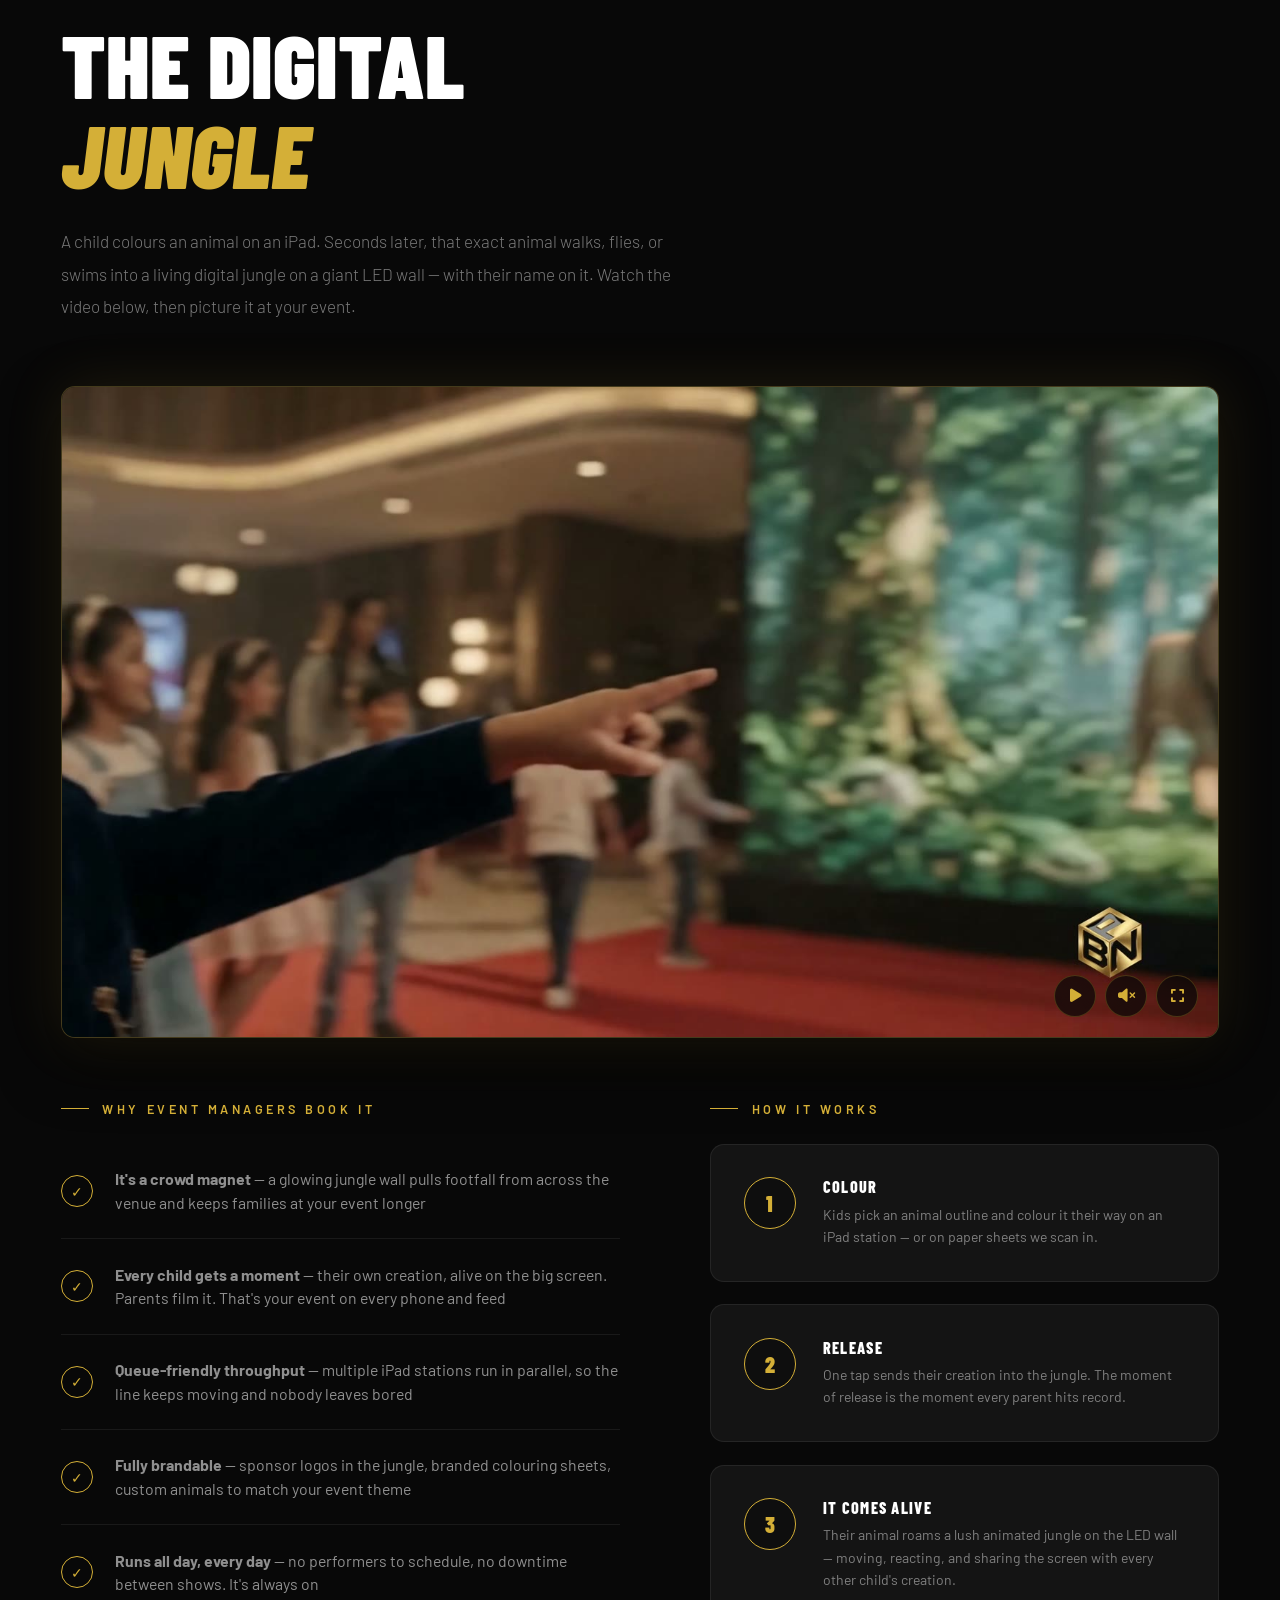
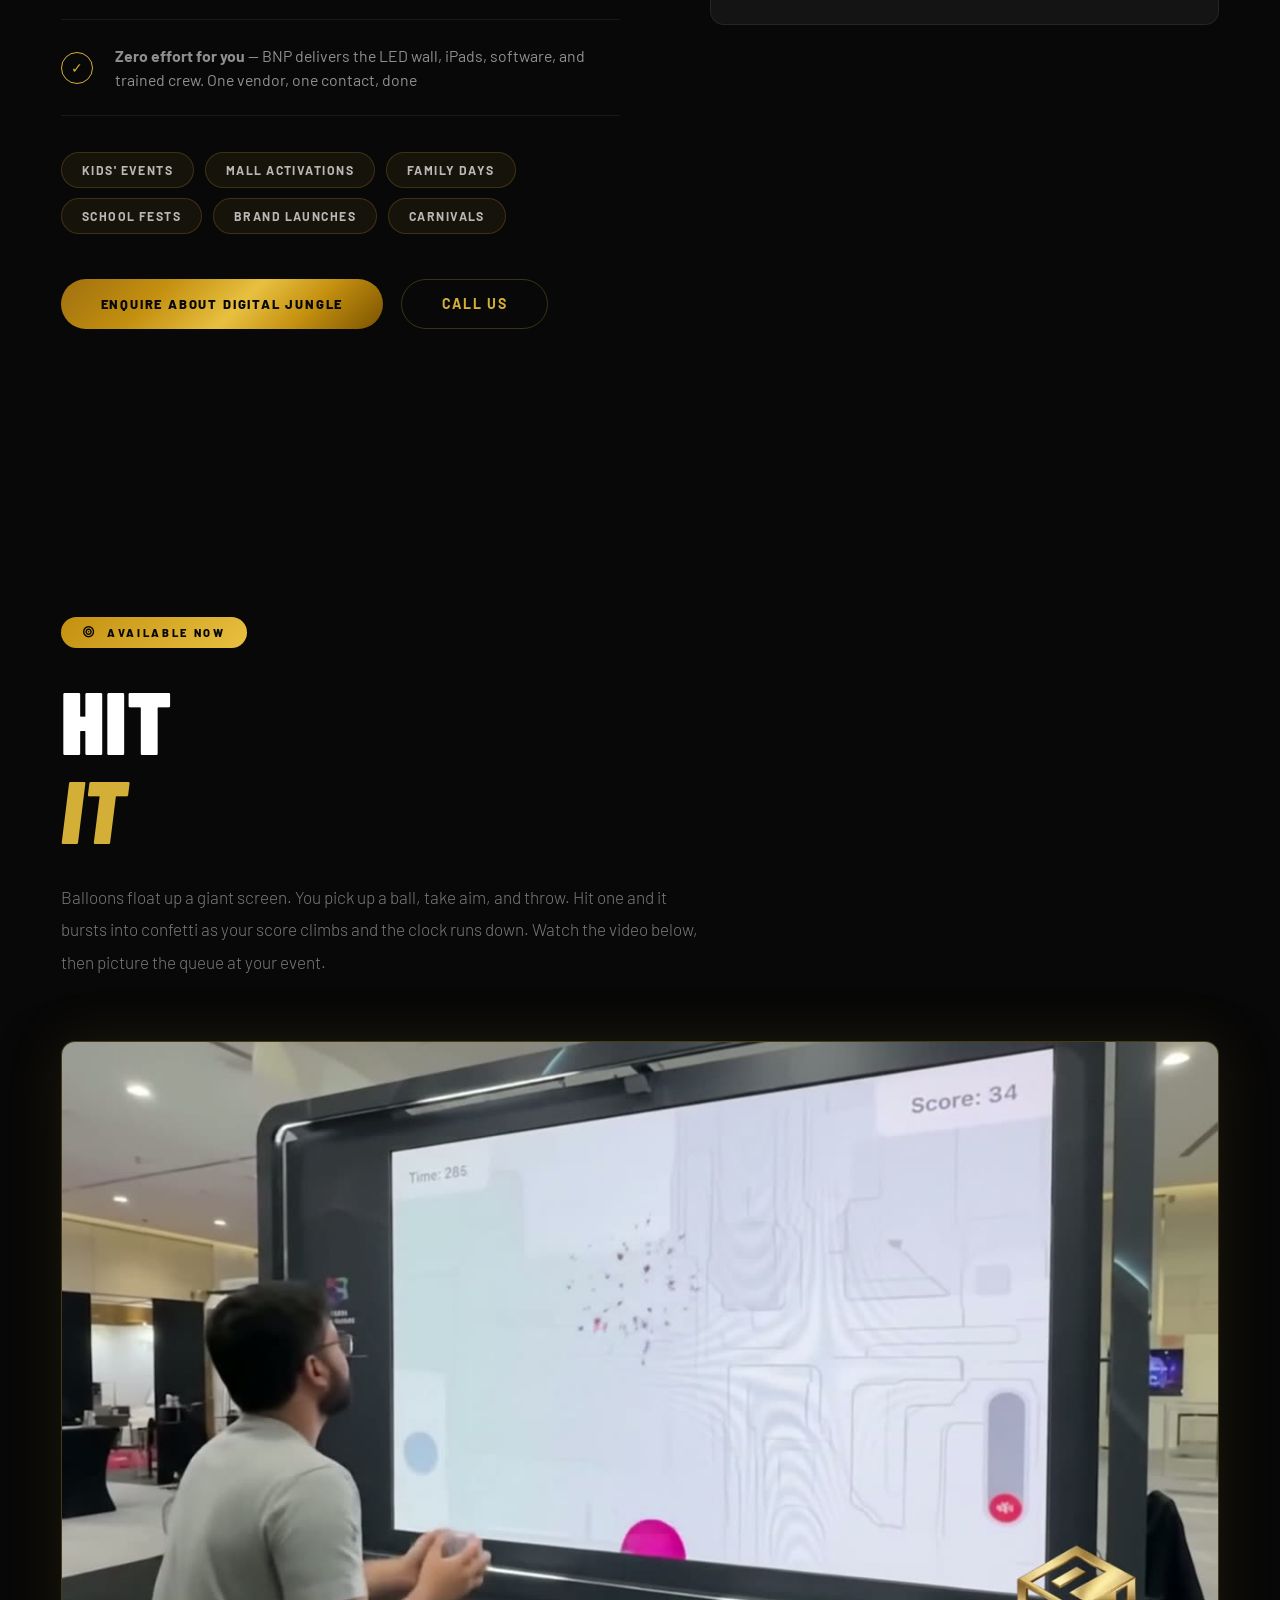
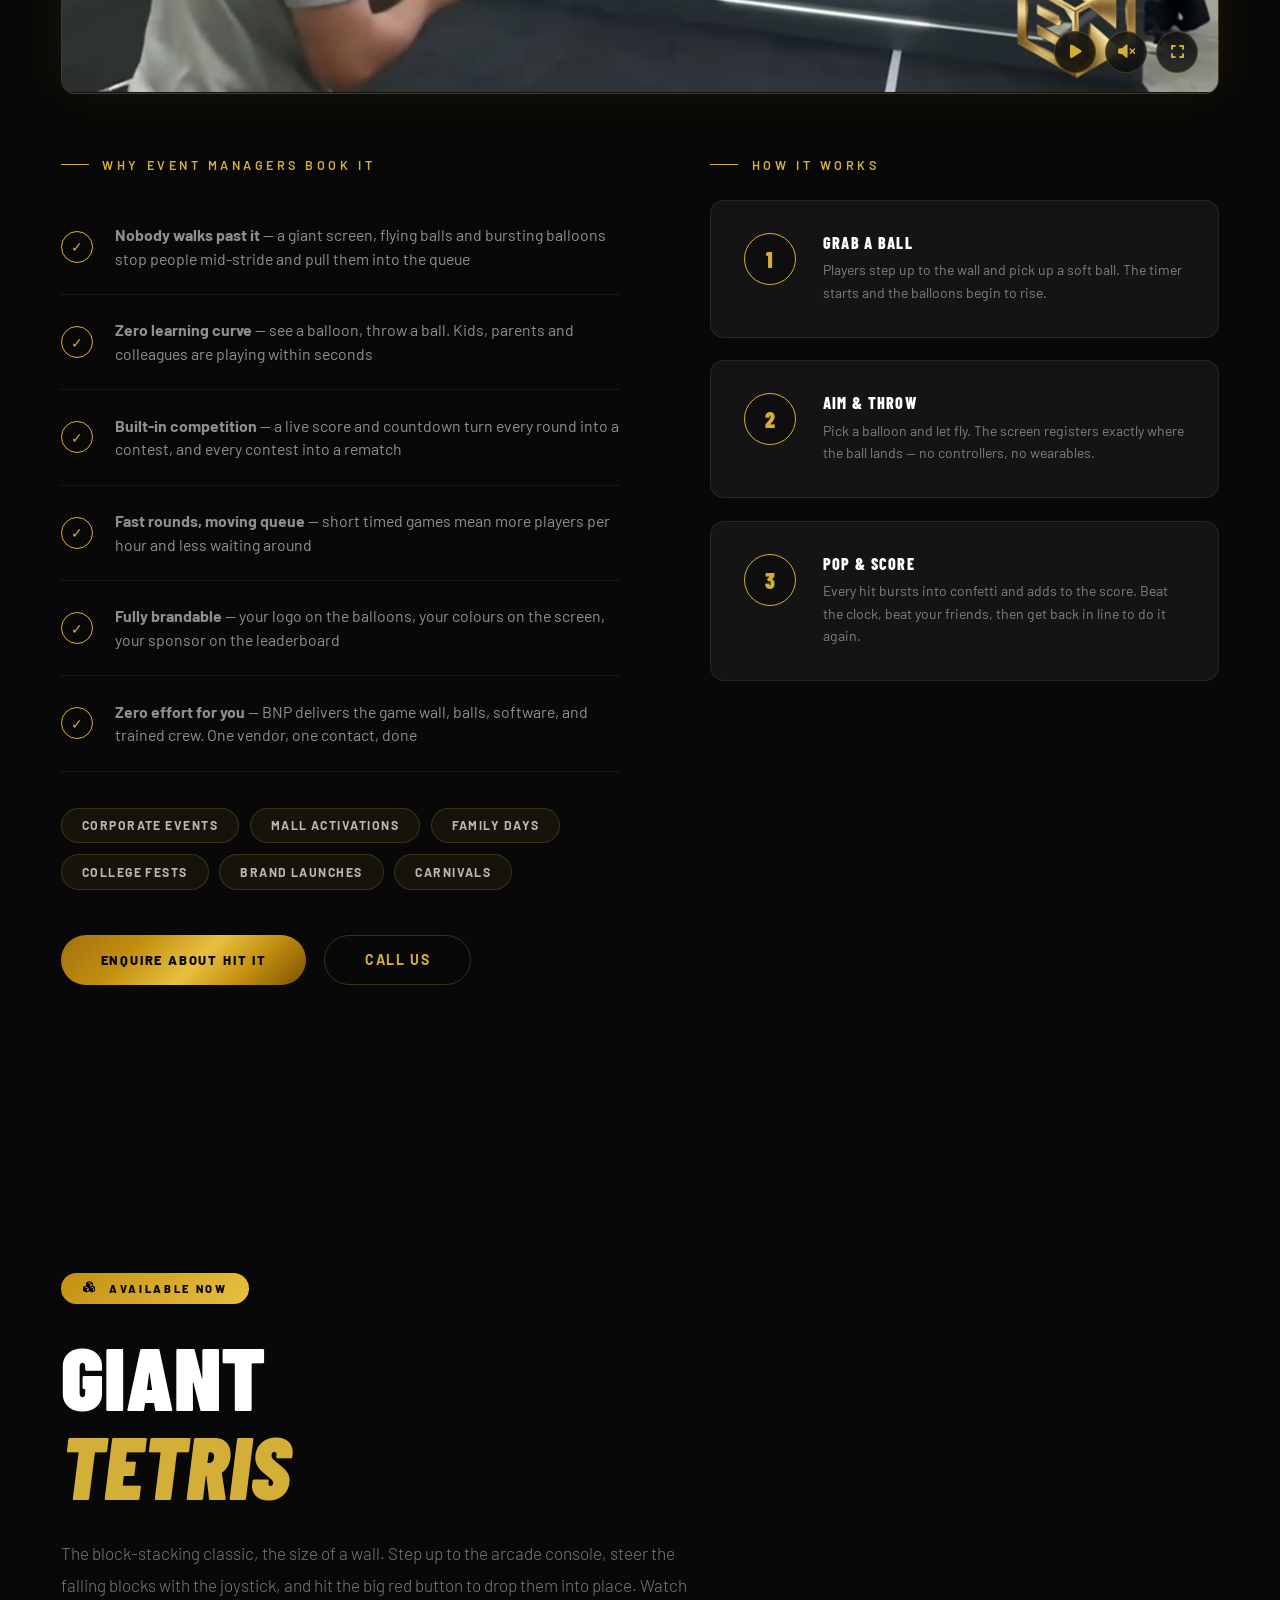
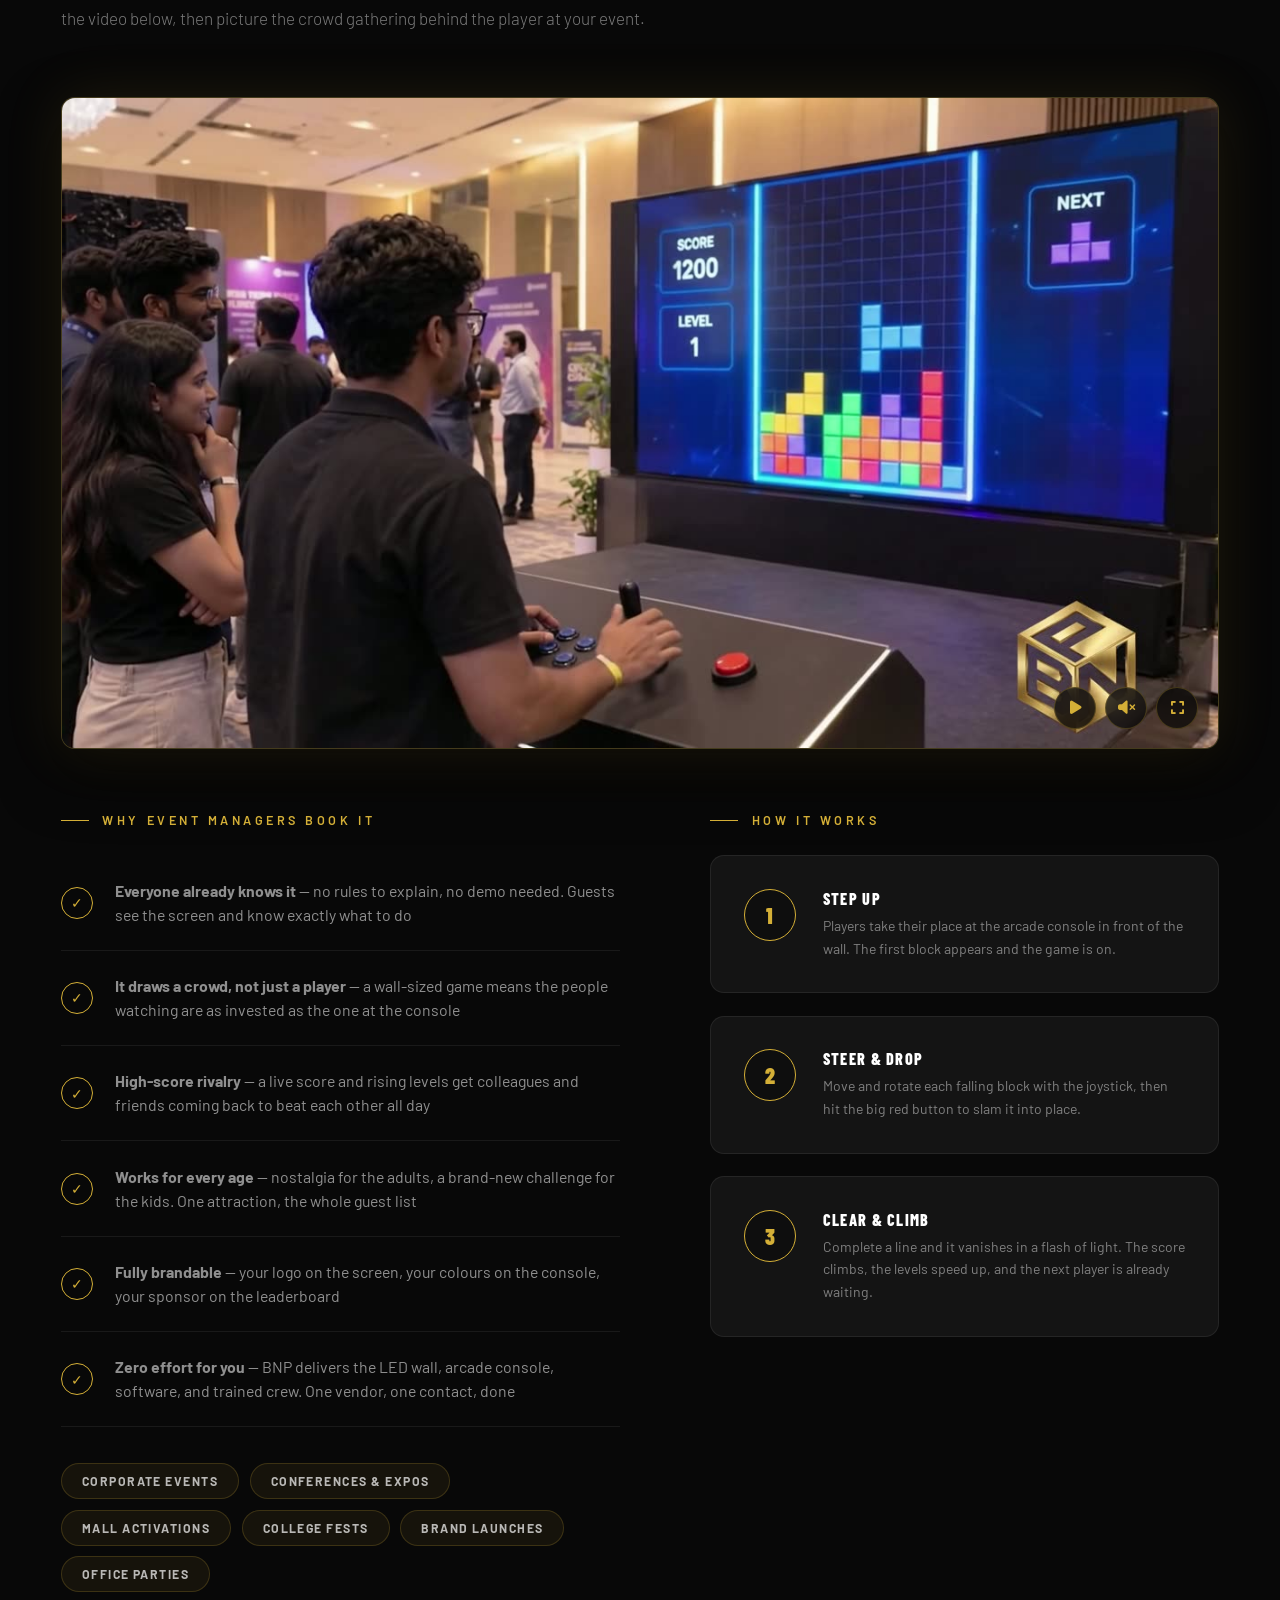
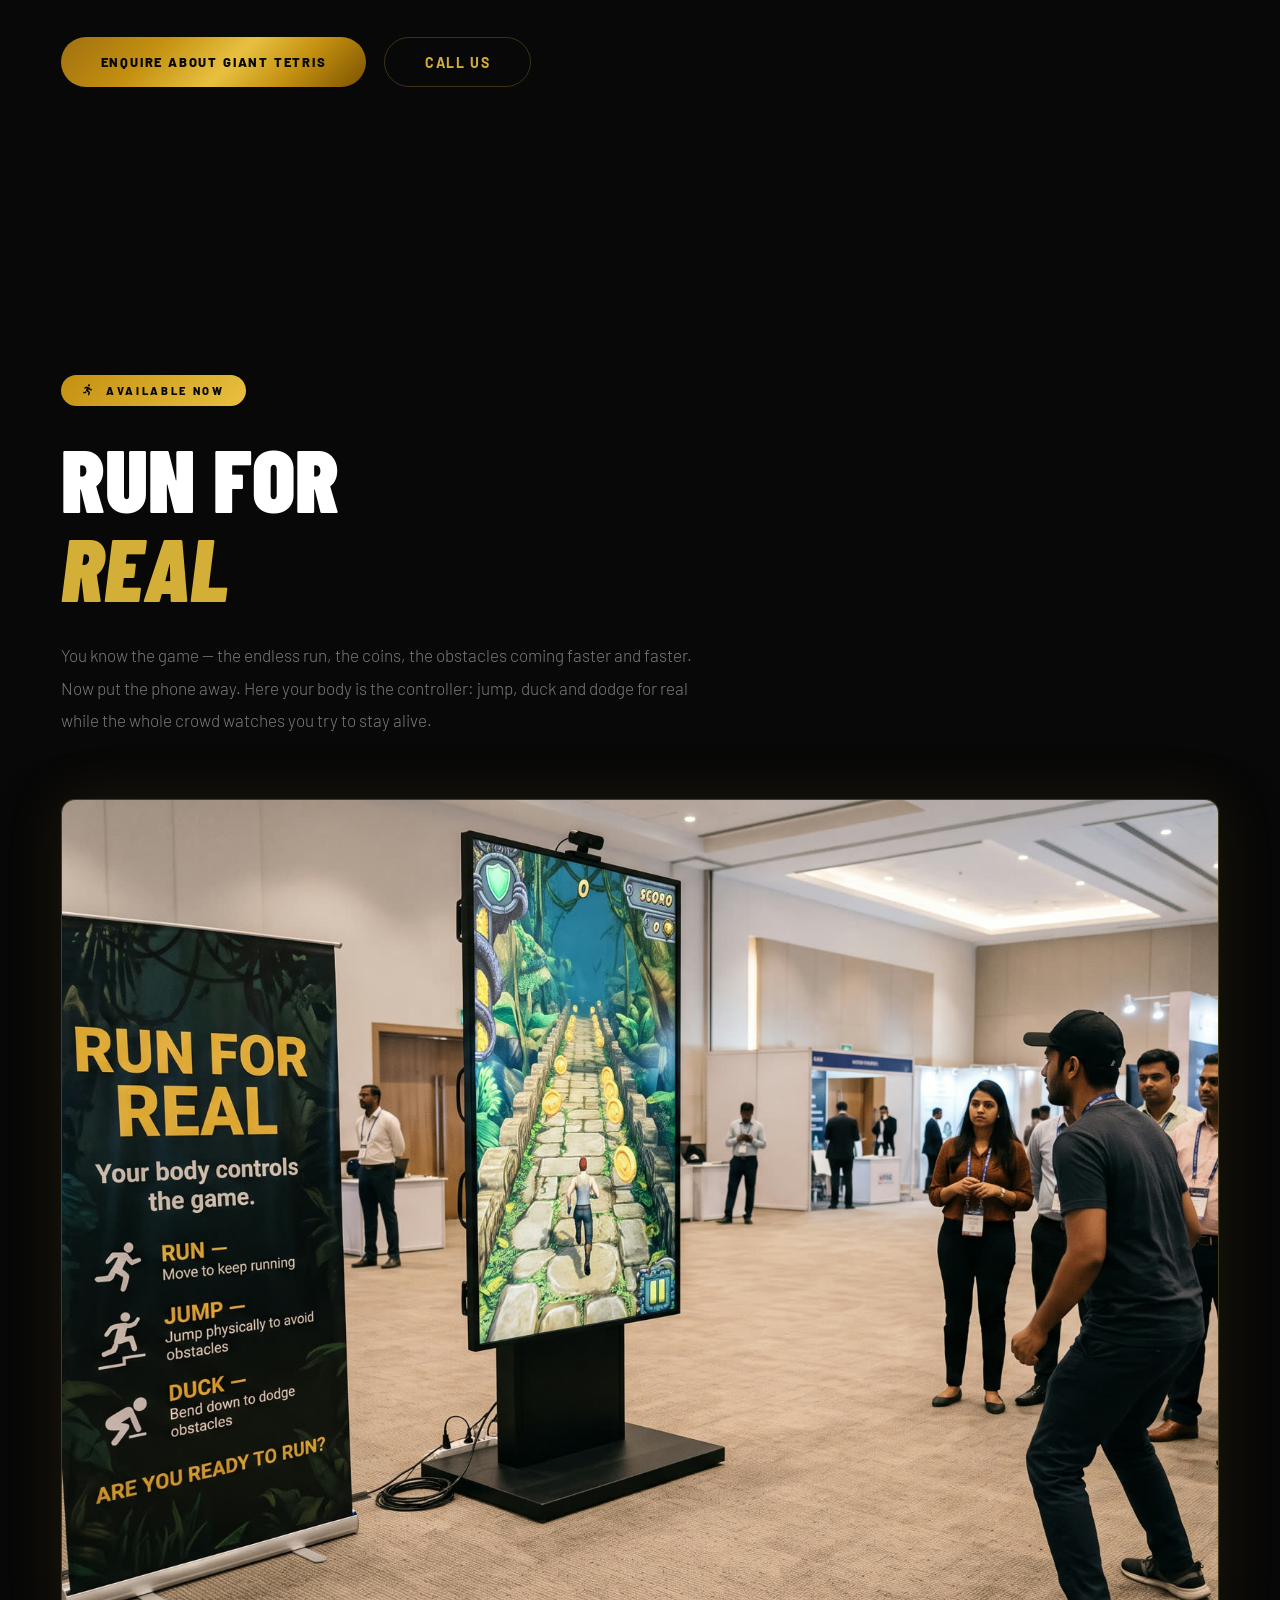
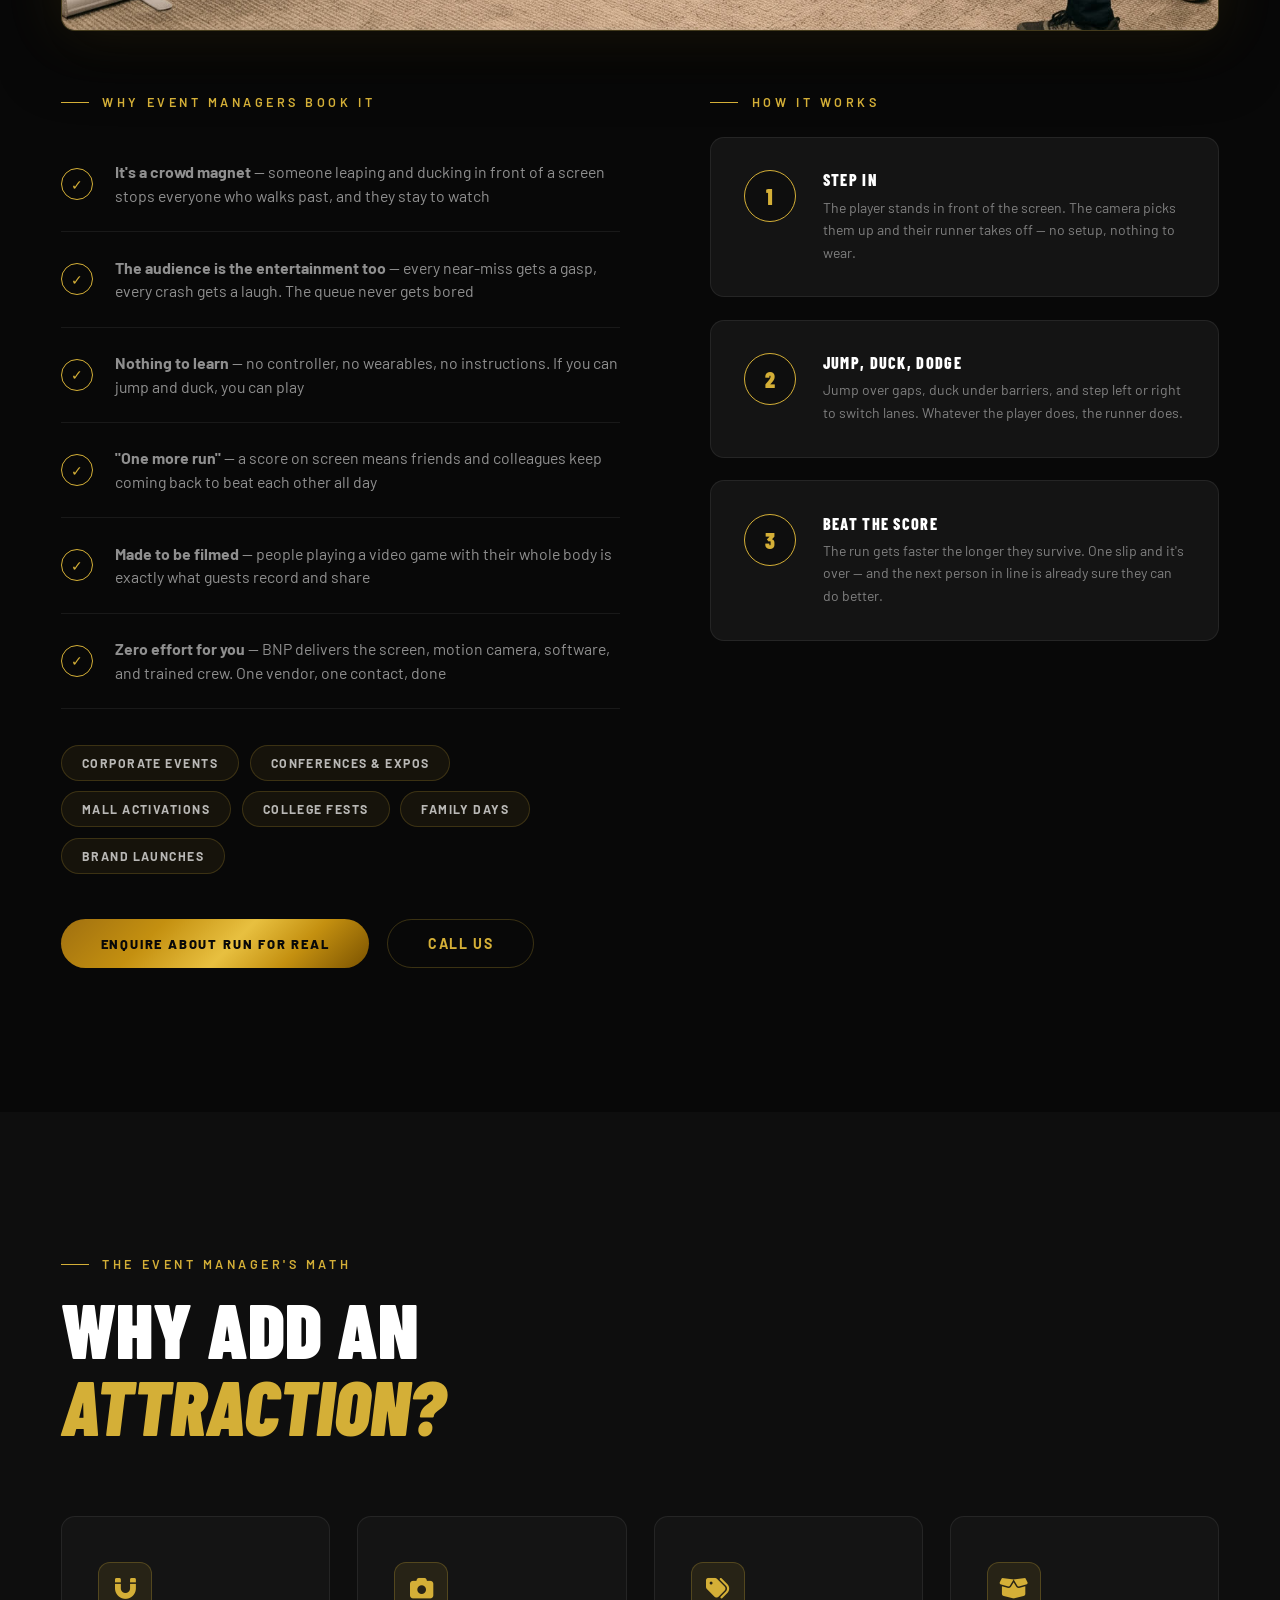
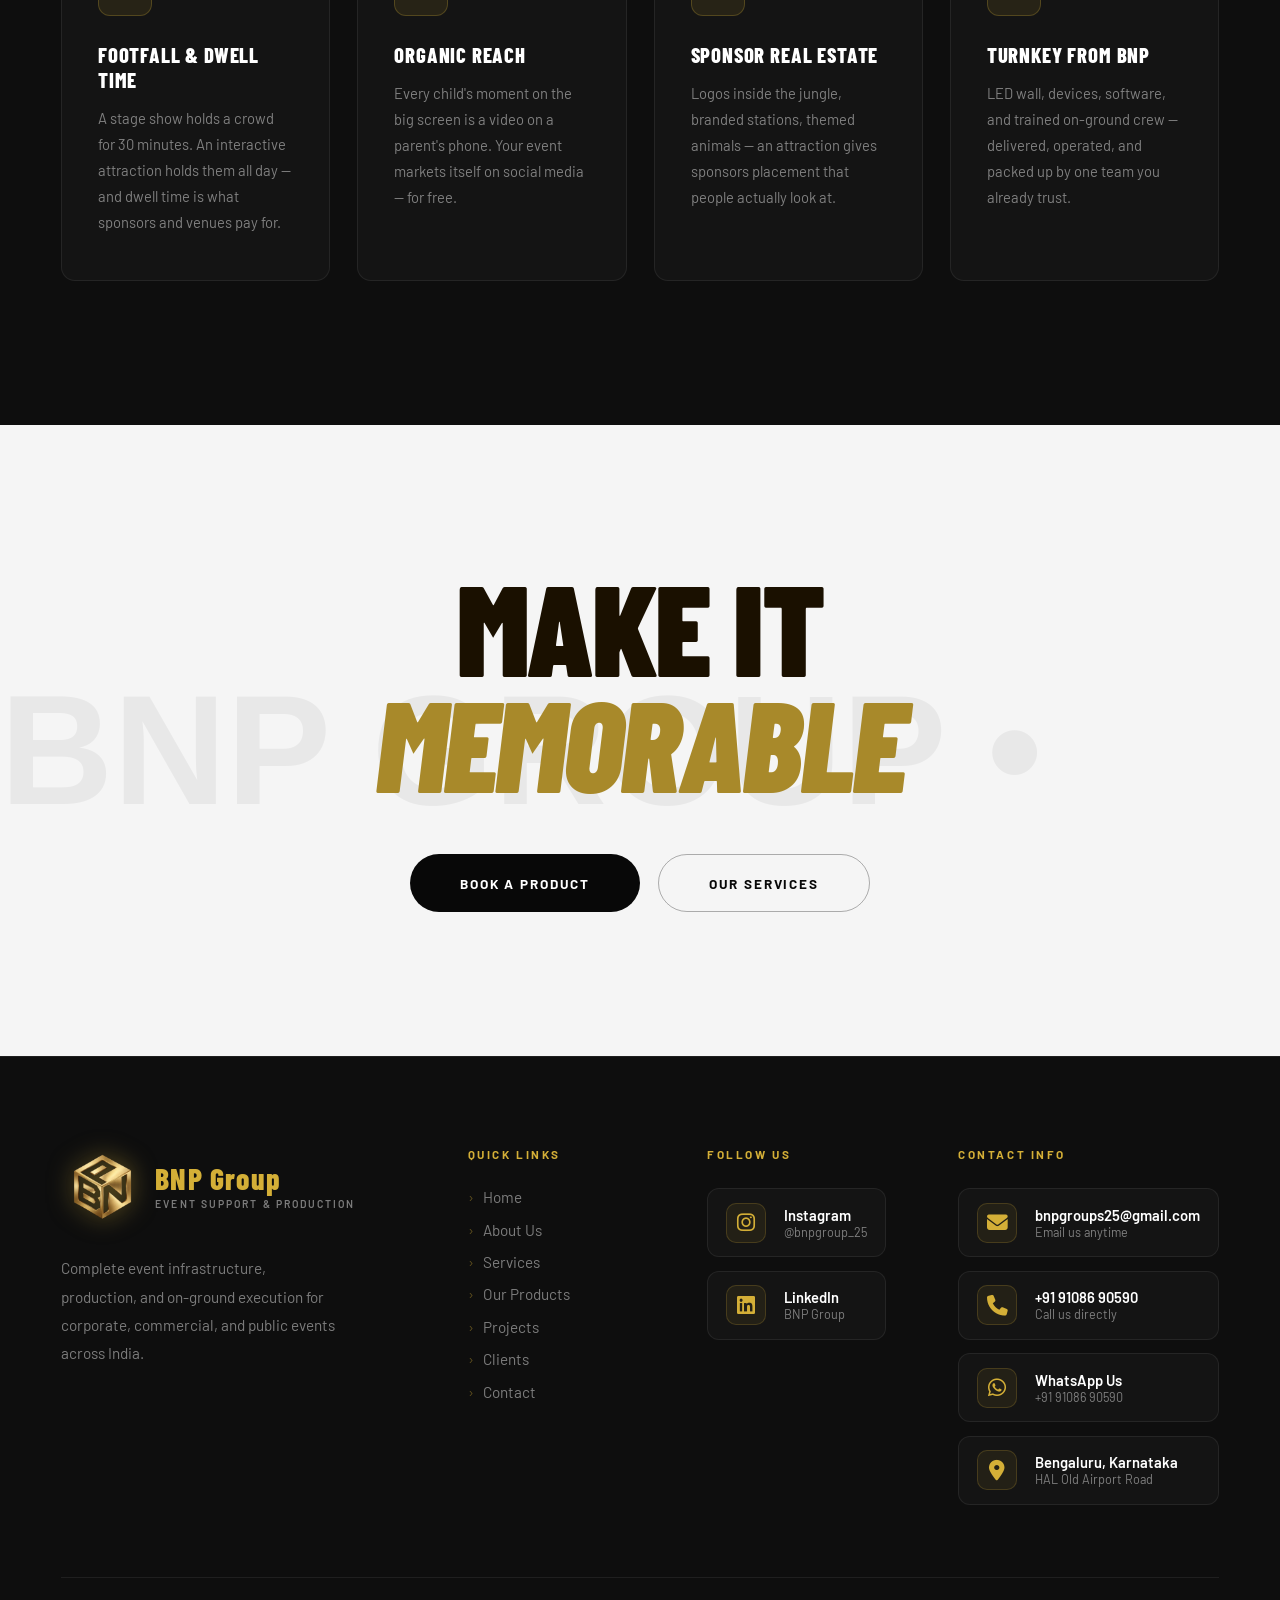
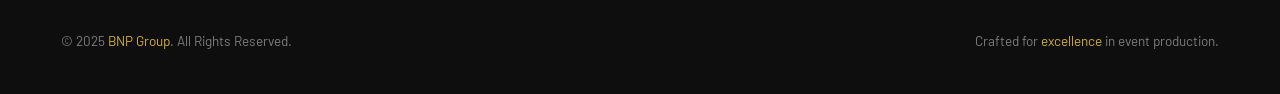
<file: products.html>
<!DOCTYPE html>
<html lang="en">
<head>
  <!-- Google tag (gtag.js) -->
  <script async src="https://www.googletagmanager.com/gtag/js?id=G-4FT7881E0X"></script>
  <script>
    window.dataLayer = window.dataLayer || [];
    function gtag(){dataLayer.push(arguments);}
    gtag('js', new Date());
    gtag('config', 'G-4FT7881E0X');
  </script>
  <meta charset="UTF-8"/><meta name="viewport" content="width=device-width, initial-scale=1.0"/>
  <meta name="color-scheme" content="dark"/>
  <title>Our Products — BNP Group | Digital Jungle & Interactive Event Attractions</title>
  <meta name="description" content="Interactive event products by BNP Group — the Digital Jungle where kids' drawings come alive on a giant LED wall, and more crowd-pulling attractions for kids' events, malls, carnivals, and brand activations across India." />
  <meta name="keywords" content="interactive event products India, digital jungle event, kids event attraction, LED wall interactive experience, event engagement ideas, brand activation experiences, BNP Group" />
  <link rel="canonical" href="https://www.bnpgroup.in/products.html" />
  <meta property="og:type" content="website" />
  <meta property="og:title" content="Our Products — BNP Group" />
  <meta property="og:description" content="Crowd-pulling interactive attractions for your event — like the Digital Jungle, where kids' drawings come alive on a giant LED wall." />
  <meta property="og:url" content="https://www.bnpgroup.in/products.html" />
  <meta property="og:image" content="https://www.bnpgroup.in/assets/digital-jungle-poster.jpg" />
  <meta property="og:site_name" content="BNP Group" />
  <meta name="twitter:card" content="summary_large_image" />
  <meta name="twitter:title" content="Our Products — BNP Group" />
  <meta name="twitter:description" content="Interactive attractions that make your event unforgettable — starting with the Digital Jungle." />
  <meta name="twitter:image" content="https://www.bnpgroup.in/assets/digital-jungle-poster.jpg" />
  <link rel="icon" type="image/png" href="logo.png"/>
  <link rel="stylesheet" href="css/style.css"/>
  <script type="application/ld+json">
  {
    "@context": "https://schema.org",
    "@graph": [
      {
        "@type": "BreadcrumbList",
        "itemListElement": [
          { "@type": "ListItem", "position": 1, "name": "Home", "item": "https://www.bnpgroup.in/" },
          { "@type": "ListItem", "position": 2, "name": "Our Products", "item": "https://www.bnpgroup.in/products.html" }
        ]
      },
      {
        "@type": "Service",
        "name": "Digital Jungle — Interactive Event Attraction",
        "provider": { "@type": "Organization", "name": "BNP Group" },
        "description": "An interactive attraction for kids' and family events: children colour an animal on an iPad and watch it come alive inside a digital jungle on a giant LED wall. Fully managed setup including LED wall, iPads, software, and on-ground staff.",
        "areaServed": "India"
      }
    ]
  }
  </script>
  <style>
    #preloader{position:fixed;inset:0;background:#0e0e0e;z-index:10000;display:flex;align-items:center;justify-content:center;flex-direction:column;gap:2rem;transition:opacity 0.6s}#preloader img{width:80px;animation:pp 1.5s ease-in-out infinite}#pre-bar-wrap{width:180px;height:2px;background:rgba(255,255,255,0.08);overflow:hidden}#pre-bar{height:100%;background:linear-gradient(90deg,#C8A84B,#E8CC6A);animation:pb 1.8s ease forwards}@keyframes pp{0%,100%{opacity:.3;transform:scale(.95)}50%{opacity:1;transform:scale(1.05)}}@keyframes pb{to{width:100%}from{width:0}}

    /* ── PRODUCTS PAGE ── */
    .prod-hero { padding: 9rem 0 0; background: var(--dark); position: relative; overflow: hidden; }

    /* ── CARD DECK ── */
    .deck-section {
      --cw: clamp(240px, 21vw, 300px);
      background: var(--dark);
      padding: 3rem 0 5rem;
      position: relative;
      overflow: hidden;
    }
    .deck-glow {
      position: absolute; left: 50%; bottom: -25%;
      width: 1000px; height: 520px; transform: translateX(-50%);
      background: radial-gradient(ellipse, rgba(212,175,55,0.08), transparent 65%);
      pointer-events: none;
    }
    .deck-stage {
      position: relative;
      height: calc(var(--cw) * 1.52 + 56px);
      touch-action: pan-y;
      user-select: none;
      -webkit-user-select: none;
      outline: none;
      cursor: grab;
    }
    .deck-stage.grabbing { cursor: grabbing; }
    .deck-stage:focus-visible { outline: 1px solid var(--gold-border); outline-offset: 8px; border-radius: 12px; }
    .deck-card {
      position: absolute; left: 50%; top: 16px;
      width: var(--cw); height: calc(var(--cw) * 1.44);
      margin-left: calc(var(--cw) / -2);
      display: flex; flex-direction: column;
      background: linear-gradient(170deg, #191919 0%, #101010 100%);
      border: 1px solid rgba(212,175,55,0.28);
      border-radius: 20px;
      overflow: hidden;
      box-shadow: 0 24px 50px rgba(0,0,0,0.6);
      transform-origin: 50% 100%;
      cursor: pointer;
      will-change: transform, filter;
      transition: box-shadow 0.45s, border-color 0.45s; /* glow fades, transform stays JS-driven */
    }
    .deck-card.is-active {
      box-shadow: 0 0 46px rgba(212,175,55,0.2), 0 28px 64px rgba(0,0,0,0.7);
      border-color: rgba(212,175,55,0.6);
    }
    .deck-card-img {
      position: relative; height: 52%; flex-shrink: 0;
      background: #0c0c0c; overflow: hidden;
    }
    .deck-card-img img,
    .deck-card-img video {
      width: 100%; height: 100%; object-fit: cover; display: block;
      pointer-events: none;
    }
    .deck-card-art {
      height: 100%; display: flex; align-items: center; justify-content: center;
      font-size: 3.2rem; color: rgba(212,175,55,0.9);
      background:
        radial-gradient(circle at 50% 42%, var(--tint), transparent 72%),
        repeating-linear-gradient(45deg, rgba(255,255,255,0.02) 0 1px, transparent 1px 12px);
    }
    .deck-card-img::after {
      content: ''; position: absolute; inset: 0;
      background: linear-gradient(to top, #121212 0%, rgba(18,18,18,0) 26%);
      pointer-events: none;
    }
    .deck-badge {
      position: absolute; top: 0.9rem; left: 0.9rem; z-index: 1;
      font-size: 0.52rem; font-weight: 800; letter-spacing: 0.2em; text-transform: uppercase;
      border-radius: 100px; padding: 0.38rem 0.85rem;
      backdrop-filter: blur(6px); -webkit-backdrop-filter: blur(6px);
    }
    .deck-badge.now { color: var(--black); background: linear-gradient(135deg, #C49010, #E8C040); }
    .deck-badge.soon { color: var(--gold-light); border: 1px solid var(--gold-border); background: rgba(10,10,10,0.55); }
    .deck-card-body {
      flex: 1; display: flex; flex-direction: column; gap: 0.55rem;
      padding: 1.15rem 1.35rem 1.3rem; text-align: left; min-height: 0;
    }
    .deck-card h3 {
      font-family: var(--heading); font-size: 1.45rem; font-weight: 900;
      text-transform: uppercase; color: var(--white); line-height: 1.02;
      letter-spacing: 0.02em;
    }
    .deck-card-body p { font-size: 0.75rem; color: rgba(255,255,255,0.52); line-height: 1.6; }
    .deck-card-more {
      margin-top: auto;
      font-size: 0.58rem; font-weight: 700; letter-spacing: 0.2em; text-transform: uppercase;
      color: var(--gold-bright); display: inline-flex; align-items: center; gap: 0.45rem;
      opacity: 0; transform: translateY(5px); transition: opacity 0.35s, transform 0.35s;
    }
    .deck-card.is-active .deck-card-more { opacity: 1; transform: translateY(0); }
    .deck-controls {
      display: flex; align-items: center; justify-content: center; gap: 1.6rem;
      margin-top: 2.2rem; position: relative; z-index: 5;
    }
    .deck-arrow {
      width: 52px; height: 52px; border-radius: 50%;
      background: transparent; border: 1px solid var(--gold-border);
      color: var(--gold-bright); font-size: 1.1rem; cursor: pointer;
      display: flex; align-items: center; justify-content: center;
      transition: all 0.3s;
    }
    .deck-arrow:hover:not(:disabled) { background: var(--gold-bright); color: var(--black); border-color: var(--gold-bright); }
    .deck-arrow:disabled { opacity: 0.25; cursor: default; }
    .deck-dots { display: flex; gap: 0.55rem; }
    .deck-dot {
      width: 8px; height: 8px; border-radius: 50%; border: none; padding: 0; cursor: pointer;
      background: rgba(255,255,255,0.18); transition: all 0.3s;
    }
    .deck-dot.on { background: var(--gold-bright); transform: scale(1.3); }
    .deck-hint {
      text-align: center; margin-top: 1.4rem;
      font-size: 0.62rem; font-weight: 600; letter-spacing: 0.24em; text-transform: uppercase;
      color: rgba(255,255,255,0.3);
    }

    /* ── PRODUCT MODAL (media fills the left panel edge-to-edge) ── */
    #prodModal .proj-modal-box { padding: 0; max-width: 940px; overflow: hidden; }
    #prodModal .proj-modal-close { z-index: 5; background: rgba(8,8,8,0.6); backdrop-filter: blur(6px); -webkit-backdrop-filter: blur(6px); }
    .soon-stamp {
      position: absolute; top: 50%; left: 50%;
      transform: translate(-50%, -50%) rotate(-8deg);
      font-family: var(--heading); font-size: 2.2rem; font-weight: 900;
      line-height: 1; text-align: center; text-transform: uppercase;
      letter-spacing: 0.08em; color: var(--gold-bright);
      border: 3px solid var(--gold-bright); border-radius: 10px;
      padding: 0.7rem 1.3rem; opacity: 0.9;
      background: rgba(8,8,8,0.35);
    }
    .prod-modal-grid {
      display: grid; grid-template-columns: 1fr 1.15fr;
      align-items: stretch; min-height: 440px;
    }
    .prod-modal-media {
      position: relative; background: #0c0c0c;
      border-right: 1px solid var(--border);
    }
    .prod-modal-media video,
    .prod-modal-media img {
      position: absolute; inset: 0;
      width: 100%; height: 100%; object-fit: cover; display: block;
    }
    .prod-modal-media .deck-card-art {
      position: absolute; inset: 0; font-size: 3.6rem;
    }
    .prod-modal-info {
      padding: 3rem 2.8rem;
      display: flex; flex-direction: column; justify-content: center;
    }
    .proj-modal-desc { margin-bottom: 0; }
    .prod-modal-cta-row { display: flex; gap: 0.9rem; flex-wrap: wrap; margin-top: 2rem; }
    @media (max-width: 700px) {
      .prod-modal-grid { grid-template-columns: 1fr; min-height: 0; }
      .prod-modal-media {
        position: relative; border-right: none;
        border-bottom: 1px solid var(--border);
        aspect-ratio: 16 / 9;
      }
      .prod-modal-info { padding: 1.6rem 1.5rem 2rem; }
    }

    /* ── FLAGSHIP ── */
    .exp-flagship { padding: 8rem 0; background: var(--black); }
    .exp-flag-badge {
      display: inline-flex; align-items: center; gap: 0.6rem;
      font-size: 0.62rem; font-weight: 800; letter-spacing: 0.24em; text-transform: uppercase;
      color: var(--black); background: linear-gradient(135deg, #C49010, #E8C040);
      border-radius: 100px; padding: 0.5rem 1.2rem; margin-bottom: 1.5rem;
    }
    .exp-video-wrap {
      position: relative; border-radius: var(--r); overflow: hidden;
      border: 1px solid var(--gold-border);
      box-shadow: 0 0 60px rgba(212,175,55,0.12), 0 24px 60px rgba(0,0,0,0.5);
      background: var(--card);
      margin: 3.5rem 0;
    }
    .exp-video-wrap video,
    .exp-video-wrap img { display: block; width: 100%; height: auto; }
    .exp-controls {
      position: absolute; bottom: 1.1rem; right: 1.1rem; z-index: 2;
      display: flex; gap: 0.5rem;
      opacity: 1; transition: opacity 0.45s;
    }
    .exp-controls.faded { opacity: 0; pointer-events: none; }
    .exp-ctrl {
      width: 42px; height: 42px; border-radius: 50%;
      display: flex; align-items: center; justify-content: center;
      background: rgba(8,8,8,0.72); border: 1px solid var(--gold-border);
      color: var(--gold-bright); font-size: 0.85rem; cursor: pointer;
      backdrop-filter: blur(10px); -webkit-backdrop-filter: blur(10px);
      transition: background 0.3s, color 0.3s, border-color 0.3s;
    }
    .exp-ctrl:hover { background: var(--gold-bright); color: var(--black); border-color: var(--gold-bright); }
    .exp-video-wrap:fullscreen { border-radius: 0; border: none; margin: 0; display: flex; align-items: center; background: #000; }
    .exp-video-wrap:fullscreen video { max-height: 100vh; }
    .exp-split { display: grid; grid-template-columns: 1.1fr 1fr; gap: 5rem; align-items: start; }
    .exp-tags { display: flex; flex-wrap: wrap; gap: 0.6rem; margin-top: 2rem; }
    .exp-tag {
      font-size: 0.68rem; font-weight: 700; letter-spacing: 0.12em; text-transform: uppercase;
      color: rgba(255,255,255,0.7); background: rgba(212,175,55,0.07);
      border: 1px solid rgba(212,175,55,0.2); border-radius: 100px; padding: 0.55rem 1.1rem;
    }
    @media (max-width: 900px) {
      .exp-split { grid-template-columns: 1fr; gap: 3rem; }
      .exp-flagship { padding: 5rem 0; }
      .exp-video-wrap { margin: 2.5rem 0; }
      .deck-section { --cw: clamp(210px, 58vw, 250px); }
    }
    @media (max-width: 540px) {
      .prod-hero { padding-top: 8rem; }
      .deck-arrow { width: 46px; height: 46px; }
    }
  </style>
</head>
<body>
<div id="preloader"><img src="logo.png" alt="BNP"/><div id="pre-bar-wrap"><div id="pre-bar"></div></div></div>
<nav id="navbar"><div class="nav-inner">
  <a href="index.html" class="nav-logo"><img src="logo.png" alt="BNP Group"/></a>

  <ul class="nav-links"><li><a href="index.html">Home</a></li><li><a href="about.html">About Us</a></li><li><a href="services.html">Services</a></li><li><a href="products.html" class="active">Our Products</a></li><li><a href="projects.html">Projects</a></li><li><a href="clients.html">Clients</a></li></ul>
  <a href="https://wa.me/919108690590?text=Hi%20BNP%20Group%2C%20I%20am%20interested%20in%20your%20services." class="nav-btn">Contact Us</a>
  <button class="hamburger" aria-label="Open navigation menu"><span></span><span></span><span></span></button>
</div></nav>
<div class="mobile-menu"><a href="index.html">Home</a><a href="about.html">About</a><a href="services.html">Services</a><a href="products.html">Our Products</a><a href="projects.html">Projects</a><a href="clients.html">Clients</a><a href="https://wa.me/919108690590?text=Hi%20BNP%20Group%2C%20I%20am%20interested%20in%20your%20services.">Contact</a></div>

<main id="main-content">

<!-- PAGE HERO -->
<section class="page-hero prod-hero">
  <div class="page-hero-wm" aria-hidden="true">PRODUCTS</div>
  <div class="container page-hero-content">
    <div class="breadcrumb reveal"><a href="index.html">Home</a><span class="sep">›</span><span class="cur">Our Products</span></div>
    <h1 class="page-title reveal reveal-delay-1">Our<br /><em>Products</em></h1>
    <p class="page-sub reveal reveal-delay-2">Interactive attractions your crowd queues up for, talks about, and remembers. Pick a card — every one is a turnkey experience we deliver, run, and pack up for you.</p>
  </div>
</section>

<!-- CARD DECK -->
<section class="deck-section">
  <div class="deck-glow" aria-hidden="true"></div>
  <div class="container">
    <div class="deck-stage" id="deckStage" tabindex="0" role="group" aria-label="Product cards — use arrow keys or drag to browse, Enter to open details"></div>
    <div class="deck-controls">
      <button class="deck-arrow" id="deckPrev" aria-label="Previous product"><i class="fa-solid fa-arrow-left"></i></button>
      <div class="deck-dots" id="deckDots"></div>
      <button class="deck-arrow" id="deckNext" aria-label="Next product"><i class="fa-solid fa-arrow-right"></i></button>
    </div>
    <p class="deck-hint">Drag · Arrows · Tap a card for details</p>
  </div>
</section>

<!-- TICKER -->
<div class="ticker"><div class="ticker-track">
  <div class="ticker-item">Digital Jungle</div><div class="ticker-item">Hit It</div><div class="ticker-item">Giant Tetris</div><div class="ticker-item">Run For Real</div><div class="ticker-item">Interactive LED Walls</div>
  <div class="ticker-item">Kids &amp; Family Events</div><div class="ticker-item">Brand Activations</div>
  <div class="ticker-item">Mall Engagements</div><div class="ticker-item">Immersive Attractions</div>
  <div class="ticker-item">Digital Jungle</div><div class="ticker-item">Hit It</div><div class="ticker-item">Giant Tetris</div><div class="ticker-item">Run For Real</div><div class="ticker-item">Interactive LED Walls</div>
  <div class="ticker-item">Kids &amp; Family Events</div><div class="ticker-item">Brand Activations</div>
  <div class="ticker-item">Mall Engagements</div><div class="ticker-item">Immersive Attractions</div>
</div></div>

<!-- FLAGSHIP: DIGITAL JUNGLE -->
<section class="exp-flagship" id="digital-jungle">
  <div class="container">
    <div class="exp-flag-badge reveal"><i class="fa-solid fa-star"></i> Flagship Product</div>
    <h2 class="big-heading reveal reveal-delay-1" style="font-size: clamp(3rem, 7vw, 6rem);">The Digital<br /><span class="italic">Jungle</span></h2>
    <p class="about-desc reveal reveal-delay-2" style="max-width: 640px; margin-top: 1.5rem;">A child colours an animal on an iPad. Seconds later, that exact animal walks, flies, or swims into a living digital jungle on a giant LED wall — with their name on it. Watch the video below, then picture it at your event.</p>

    <div class="exp-video-wrap reveal">
      <video id="djVideo" poster="assets/digital-jungle-poster.jpg" preload="none" muted loop playsinline>
        <source src="assets/digital-jungle.mp4" type="video/mp4" />
        Your browser does not support the video tag.
      </video>
      <div class="exp-controls" id="djControls">
        <button class="exp-ctrl" id="djPlayBtn" aria-label="Pause video"><i class="fa-solid fa-pause"></i></button>
        <button class="exp-ctrl" id="djSoundBtn" aria-label="Unmute video"><i class="fa-solid fa-volume-xmark"></i></button>
        <button class="exp-ctrl" id="djFsBtn" aria-label="Fullscreen"><i class="fa-solid fa-expand"></i></button>
      </div>
    </div>

    <div class="exp-split">
      <div>
        <div class="section-label-sm reveal">Why Event Managers Book It</div>
        <div class="commit-list reveal reveal-delay-1" style="margin-top: 1.5rem;">
          <div class="commit-row"><div class="commit-check">✓</div><span><strong>It's a crowd magnet</strong> — a glowing jungle wall pulls footfall from across the venue and keeps families at your event longer</span></div>
          <div class="commit-row"><div class="commit-check">✓</div><span><strong>Every child gets a moment</strong> — their own creation, alive on the big screen. Parents film it. That's your event on every phone and feed</span></div>
          <div class="commit-row"><div class="commit-check">✓</div><span><strong>Queue-friendly throughput</strong> — multiple iPad stations run in parallel, so the line keeps moving and nobody leaves bored</span></div>
          <div class="commit-row"><div class="commit-check">✓</div><span><strong>Fully brandable</strong> — sponsor logos in the jungle, branded colouring sheets, custom animals to match your event theme</span></div>
          <div class="commit-row"><div class="commit-check">✓</div><span><strong>Runs all day, every day</strong> — no performers to schedule, no downtime between shows. It's always on</span></div>
          <div class="commit-row"><div class="commit-check">✓</div><span><strong>Zero effort for you</strong> — BNP delivers the LED wall, iPads, software, and trained crew. One vendor, one contact, done</span></div>
        </div>
        <div class="exp-tags reveal reveal-delay-2">
          <span class="exp-tag">Kids' Events</span>
          <span class="exp-tag">Mall Activations</span>
          <span class="exp-tag">Family Days</span>
          <span class="exp-tag">School Fests</span>
          <span class="exp-tag">Brand Launches</span>
          <span class="exp-tag">Carnivals</span>
        </div>
        <div style="margin-top: 2.5rem; display: flex; gap: 1rem; flex-wrap: wrap;" class="reveal reveal-delay-3">
          <a href="https://wa.me/919108690590?text=Hi%20BNP%20Group%2C%20I%27m%20interested%20in%20the%20Digital%20Jungle%20for%20my%20event." class="nav-btn" style="border-radius:100px; padding: 0.85rem 2.2rem; margin-right: 0;">Enquire About Digital Jungle</a>
          <a href="tel:+919108690590" style="display:inline-flex;align-items:center;gap:0.5rem;font-size:0.78rem;font-weight:700;letter-spacing:0.12em;text-transform:uppercase;color:var(--gold-bright);border:1px solid var(--gold-border);border-radius:100px;padding:0.85rem 2.2rem;transition:all 0.3s;">Call Us</a>
        </div>
      </div>
      <div>
        <div class="section-label-sm reveal">How It Works</div>
        <div style="display: flex; flex-direction: column; gap: 1.25rem; margin-top: 1.5rem;">
          <div class="proc-card reveal" style="text-align: left; display: flex; gap: 1.5rem; align-items: flex-start; padding: 1.8rem;">
            <div class="proc-num" style="margin: 0; flex-shrink: 0; width: 52px; height: 52px; font-size: 1.2rem;">1</div>
            <div><h3 style="margin-bottom: 0.4rem;">Colour</h3><p>Kids pick an animal outline and colour it their way on an iPad station — or on paper sheets we scan in.</p></div>
          </div>
          <div class="proc-card reveal reveal-delay-1" style="text-align: left; display: flex; gap: 1.5rem; align-items: flex-start; padding: 1.8rem;">
            <div class="proc-num" style="margin: 0; flex-shrink: 0; width: 52px; height: 52px; font-size: 1.2rem;">2</div>
            <div><h3 style="margin-bottom: 0.4rem;">Release</h3><p>One tap sends their creation into the jungle. The moment of release is the moment every parent hits record.</p></div>
          </div>
          <div class="proc-card reveal reveal-delay-2" style="text-align: left; display: flex; gap: 1.5rem; align-items: flex-start; padding: 1.8rem;">
            <div class="proc-num" style="margin: 0; flex-shrink: 0; width: 52px; height: 52px; font-size: 1.2rem;">3</div>
            <div><h3 style="margin-bottom: 0.4rem;">It Comes Alive</h3><p>Their animal roams a lush animated jungle on the LED wall — moving, reacting, and sharing the screen with every other child's creation.</p></div>
          </div>
        </div>
      </div>
    </div>
  </div>
</section>

<!-- PRODUCT: HIT IT -->
<section class="exp-flagship" id="hit-it">
  <div class="container">
    <div class="exp-flag-badge reveal"><i class="fa-solid fa-bullseye"></i> Available Now</div>
    <h2 class="big-heading reveal reveal-delay-1" style="font-size: clamp(3rem, 7vw, 6rem);">Hit<br /><span class="italic">It</span></h2>
    <p class="about-desc reveal reveal-delay-2" style="max-width: 640px; margin-top: 1.5rem;">Balloons float up a giant screen. You pick up a ball, take aim, and throw. Hit one and it bursts into confetti as your score climbs and the clock runs down. Watch the video below, then picture the queue at your event.</p>

    <div class="exp-video-wrap reveal">
      <video id="hiVideo" poster="assets/hit-it-poster.jpg" preload="none" muted loop playsinline>
        <source src="assets/hit-it.mp4" type="video/mp4" />
        Your browser does not support the video tag.
      </video>
      <div class="exp-controls" id="hiControls">
        <button class="exp-ctrl" id="hiPlayBtn" aria-label="Pause video"><i class="fa-solid fa-pause"></i></button>
        <button class="exp-ctrl" id="hiSoundBtn" aria-label="Unmute video"><i class="fa-solid fa-volume-xmark"></i></button>
        <button class="exp-ctrl" id="hiFsBtn" aria-label="Fullscreen"><i class="fa-solid fa-expand"></i></button>
      </div>
    </div>

    <div class="exp-split">
      <div>
        <div class="section-label-sm reveal">Why Event Managers Book It</div>
        <div class="commit-list reveal reveal-delay-1" style="margin-top: 1.5rem;">
          <div class="commit-row"><div class="commit-check">✓</div><span><strong>Nobody walks past it</strong> — a giant screen, flying balls and bursting balloons stop people mid-stride and pull them into the queue</span></div>
          <div class="commit-row"><div class="commit-check">✓</div><span><strong>Zero learning curve</strong> — see a balloon, throw a ball. Kids, parents and colleagues are playing within seconds</span></div>
          <div class="commit-row"><div class="commit-check">✓</div><span><strong>Built-in competition</strong> — a live score and countdown turn every round into a contest, and every contest into a rematch</span></div>
          <div class="commit-row"><div class="commit-check">✓</div><span><strong>Fast rounds, moving queue</strong> — short timed games mean more players per hour and less waiting around</span></div>
          <div class="commit-row"><div class="commit-check">✓</div><span><strong>Fully brandable</strong> — your logo on the balloons, your colours on the screen, your sponsor on the leaderboard</span></div>
          <div class="commit-row"><div class="commit-check">✓</div><span><strong>Zero effort for you</strong> — BNP delivers the game wall, balls, software, and trained crew. One vendor, one contact, done</span></div>
        </div>
        <div class="exp-tags reveal reveal-delay-2">
          <span class="exp-tag">Corporate Events</span>
          <span class="exp-tag">Mall Activations</span>
          <span class="exp-tag">Family Days</span>
          <span class="exp-tag">College Fests</span>
          <span class="exp-tag">Brand Launches</span>
          <span class="exp-tag">Carnivals</span>
        </div>
        <div style="margin-top: 2.5rem; display: flex; gap: 1rem; flex-wrap: wrap;" class="reveal reveal-delay-3">
          <a href="https://wa.me/919108690590?text=Hi%20BNP%20Group%2C%20I%27m%20interested%20in%20Hit%20It%20for%20my%20event." class="nav-btn" style="border-radius:100px; padding: 0.85rem 2.2rem; margin-right: 0;">Enquire About Hit It</a>
          <a href="tel:+919108690590" style="display:inline-flex;align-items:center;gap:0.5rem;font-size:0.78rem;font-weight:700;letter-spacing:0.12em;text-transform:uppercase;color:var(--gold-bright);border:1px solid var(--gold-border);border-radius:100px;padding:0.85rem 2.2rem;transition:all 0.3s;">Call Us</a>
        </div>
      </div>
      <div>
        <div class="section-label-sm reveal">How It Works</div>
        <div style="display: flex; flex-direction: column; gap: 1.25rem; margin-top: 1.5rem;">
          <div class="proc-card reveal" style="text-align: left; display: flex; gap: 1.5rem; align-items: flex-start; padding: 1.8rem;">
            <div class="proc-num" style="margin: 0; flex-shrink: 0; width: 52px; height: 52px; font-size: 1.2rem;">1</div>
            <div><h3 style="margin-bottom: 0.4rem;">Grab A Ball</h3><p>Players step up to the wall and pick up a soft ball. The timer starts and the balloons begin to rise.</p></div>
          </div>
          <div class="proc-card reveal reveal-delay-1" style="text-align: left; display: flex; gap: 1.5rem; align-items: flex-start; padding: 1.8rem;">
            <div class="proc-num" style="margin: 0; flex-shrink: 0; width: 52px; height: 52px; font-size: 1.2rem;">2</div>
            <div><h3 style="margin-bottom: 0.4rem;">Aim &amp; Throw</h3><p>Pick a balloon and let fly. The screen registers exactly where the ball lands — no controllers, no wearables.</p></div>
          </div>
          <div class="proc-card reveal reveal-delay-2" style="text-align: left; display: flex; gap: 1.5rem; align-items: flex-start; padding: 1.8rem;">
            <div class="proc-num" style="margin: 0; flex-shrink: 0; width: 52px; height: 52px; font-size: 1.2rem;">3</div>
            <div><h3 style="margin-bottom: 0.4rem;">Pop &amp; Score</h3><p>Every hit bursts into confetti and adds to the score. Beat the clock, beat your friends, then get back in line to do it again.</p></div>
          </div>
        </div>
      </div>
    </div>
  </div>
</section>

<!-- PRODUCT: GIANT TETRIS -->
<section class="exp-flagship" id="giant-tetris">
  <div class="container">
    <div class="exp-flag-badge reveal"><i class="fa-solid fa-cubes"></i> Available Now</div>
    <h2 class="big-heading reveal reveal-delay-1" style="font-size: clamp(3rem, 7vw, 6rem);">Giant<br /><span class="italic">Tetris</span></h2>
    <p class="about-desc reveal reveal-delay-2" style="max-width: 640px; margin-top: 1.5rem;">The block-stacking classic, the size of a wall. Step up to the arcade console, steer the falling blocks with the joystick, and hit the big red button to drop them into place. Watch the video below, then picture the crowd gathering behind the player at your event.</p>

    <div class="exp-video-wrap reveal">
      <video id="gtVideo" poster="assets/giant-tetris-poster.jpg" preload="none" muted loop playsinline>
        <source src="assets/giant-tetris.mp4" type="video/mp4" />
        Your browser does not support the video tag.
      </video>
      <div class="exp-controls" id="gtControls">
        <button class="exp-ctrl" id="gtPlayBtn" aria-label="Pause video"><i class="fa-solid fa-pause"></i></button>
        <button class="exp-ctrl" id="gtSoundBtn" aria-label="Unmute video"><i class="fa-solid fa-volume-xmark"></i></button>
        <button class="exp-ctrl" id="gtFsBtn" aria-label="Fullscreen"><i class="fa-solid fa-expand"></i></button>
      </div>
    </div>

    <div class="exp-split">
      <div>
        <div class="section-label-sm reveal">Why Event Managers Book It</div>
        <div class="commit-list reveal reveal-delay-1" style="margin-top: 1.5rem;">
          <div class="commit-row"><div class="commit-check">✓</div><span><strong>Everyone already knows it</strong> — no rules to explain, no demo needed. Guests see the screen and know exactly what to do</span></div>
          <div class="commit-row"><div class="commit-check">✓</div><span><strong>It draws a crowd, not just a player</strong> — a wall-sized game means the people watching are as invested as the one at the console</span></div>
          <div class="commit-row"><div class="commit-check">✓</div><span><strong>High-score rivalry</strong> — a live score and rising levels get colleagues and friends coming back to beat each other all day</span></div>
          <div class="commit-row"><div class="commit-check">✓</div><span><strong>Works for every age</strong> — nostalgia for the adults, a brand-new challenge for the kids. One attraction, the whole guest list</span></div>
          <div class="commit-row"><div class="commit-check">✓</div><span><strong>Fully brandable</strong> — your logo on the screen, your colours on the console, your sponsor on the leaderboard</span></div>
          <div class="commit-row"><div class="commit-check">✓</div><span><strong>Zero effort for you</strong> — BNP delivers the LED wall, arcade console, software, and trained crew. One vendor, one contact, done</span></div>
        </div>
        <div class="exp-tags reveal reveal-delay-2">
          <span class="exp-tag">Corporate Events</span>
          <span class="exp-tag">Conferences &amp; Expos</span>
          <span class="exp-tag">Mall Activations</span>
          <span class="exp-tag">College Fests</span>
          <span class="exp-tag">Brand Launches</span>
          <span class="exp-tag">Office Parties</span>
        </div>
        <div style="margin-top: 2.5rem; display: flex; gap: 1rem; flex-wrap: wrap;" class="reveal reveal-delay-3">
          <a href="https://wa.me/919108690590?text=Hi%20BNP%20Group%2C%20I%27m%20interested%20in%20Giant%20Tetris%20for%20my%20event." class="nav-btn" style="border-radius:100px; padding: 0.85rem 2.2rem; margin-right: 0;">Enquire About Giant Tetris</a>
          <a href="tel:+919108690590" style="display:inline-flex;align-items:center;gap:0.5rem;font-size:0.78rem;font-weight:700;letter-spacing:0.12em;text-transform:uppercase;color:var(--gold-bright);border:1px solid var(--gold-border);border-radius:100px;padding:0.85rem 2.2rem;transition:all 0.3s;">Call Us</a>
        </div>
      </div>
      <div>
        <div class="section-label-sm reveal">How It Works</div>
        <div style="display: flex; flex-direction: column; gap: 1.25rem; margin-top: 1.5rem;">
          <div class="proc-card reveal" style="text-align: left; display: flex; gap: 1.5rem; align-items: flex-start; padding: 1.8rem;">
            <div class="proc-num" style="margin: 0; flex-shrink: 0; width: 52px; height: 52px; font-size: 1.2rem;">1</div>
            <div><h3 style="margin-bottom: 0.4rem;">Step Up</h3><p>Players take their place at the arcade console in front of the wall. The first block appears and the game is on.</p></div>
          </div>
          <div class="proc-card reveal reveal-delay-1" style="text-align: left; display: flex; gap: 1.5rem; align-items: flex-start; padding: 1.8rem;">
            <div class="proc-num" style="margin: 0; flex-shrink: 0; width: 52px; height: 52px; font-size: 1.2rem;">2</div>
            <div><h3 style="margin-bottom: 0.4rem;">Steer &amp; Drop</h3><p>Move and rotate each falling block with the joystick, then hit the big red button to slam it into place.</p></div>
          </div>
          <div class="proc-card reveal reveal-delay-2" style="text-align: left; display: flex; gap: 1.5rem; align-items: flex-start; padding: 1.8rem;">
            <div class="proc-num" style="margin: 0; flex-shrink: 0; width: 52px; height: 52px; font-size: 1.2rem;">3</div>
            <div><h3 style="margin-bottom: 0.4rem;">Clear &amp; Climb</h3><p>Complete a line and it vanishes in a flash of light. The score climbs, the levels speed up, and the next player is already waiting.</p></div>
          </div>
        </div>
      </div>
    </div>
  </div>
</section>

<!-- PRODUCT: RUN FOR REAL -->
<section class="exp-flagship" id="run-for-real">
  <div class="container">
    <div class="exp-flag-badge reveal"><i class="fa-solid fa-person-running"></i> Available Now</div>
    <h2 class="big-heading reveal reveal-delay-1" style="font-size: clamp(3rem, 7vw, 6rem);">Run For<br /><span class="italic">Real</span></h2>
    <p class="about-desc reveal reveal-delay-2" style="max-width: 640px; margin-top: 1.5rem;">You know the game — the endless run, the coins, the obstacles coming faster and faster. Now put the phone away. Here your body is the controller: jump, duck and dodge for real while the whole crowd watches you try to stay alive.</p>

    <!-- Photo for now. When the video is ready, swap this <img> for the same
         <video id="rrVideo"> + controls block used by the sections above and
         add initShowcase('rr') at the bottom of the script. -->
    <div class="exp-video-wrap reveal">
      <img src="assets/run-for-real-poster.jpg" alt="A player jumping in front of the Run For Real screen while a crowd watches" loading="lazy" />
    </div>

    <div class="exp-split">
      <div>
        <div class="section-label-sm reveal">Why Event Managers Book It</div>
        <div class="commit-list reveal reveal-delay-1" style="margin-top: 1.5rem;">
          <div class="commit-row"><div class="commit-check">✓</div><span><strong>It's a crowd magnet</strong> — someone leaping and ducking in front of a screen stops everyone who walks past, and they stay to watch</span></div>
          <div class="commit-row"><div class="commit-check">✓</div><span><strong>The audience is the entertainment too</strong> — every near-miss gets a gasp, every crash gets a laugh. The queue never gets bored</span></div>
          <div class="commit-row"><div class="commit-check">✓</div><span><strong>Nothing to learn</strong> — no controller, no wearables, no instructions. If you can jump and duck, you can play</span></div>
          <div class="commit-row"><div class="commit-check">✓</div><span><strong>"One more run"</strong> — a score on screen means friends and colleagues keep coming back to beat each other all day</span></div>
          <div class="commit-row"><div class="commit-check">✓</div><span><strong>Made to be filmed</strong> — people playing a video game with their whole body is exactly what guests record and share</span></div>
          <div class="commit-row"><div class="commit-check">✓</div><span><strong>Zero effort for you</strong> — BNP delivers the screen, motion camera, software, and trained crew. One vendor, one contact, done</span></div>
        </div>
        <div class="exp-tags reveal reveal-delay-2">
          <span class="exp-tag">Corporate Events</span>
          <span class="exp-tag">Conferences &amp; Expos</span>
          <span class="exp-tag">Mall Activations</span>
          <span class="exp-tag">College Fests</span>
          <span class="exp-tag">Family Days</span>
          <span class="exp-tag">Brand Launches</span>
        </div>
        <div style="margin-top: 2.5rem; display: flex; gap: 1rem; flex-wrap: wrap;" class="reveal reveal-delay-3">
          <a href="https://wa.me/919108690590?text=Hi%20BNP%20Group%2C%20I%27m%20interested%20in%20Run%20For%20Real%20for%20my%20event." class="nav-btn" style="border-radius:100px; padding: 0.85rem 2.2rem; margin-right: 0;">Enquire About Run For Real</a>
          <a href="tel:+919108690590" style="display:inline-flex;align-items:center;gap:0.5rem;font-size:0.78rem;font-weight:700;letter-spacing:0.12em;text-transform:uppercase;color:var(--gold-bright);border:1px solid var(--gold-border);border-radius:100px;padding:0.85rem 2.2rem;transition:all 0.3s;">Call Us</a>
        </div>
      </div>
      <div>
        <div class="section-label-sm reveal">How It Works</div>
        <div style="display: flex; flex-direction: column; gap: 1.25rem; margin-top: 1.5rem;">
          <div class="proc-card reveal" style="text-align: left; display: flex; gap: 1.5rem; align-items: flex-start; padding: 1.8rem;">
            <div class="proc-num" style="margin: 0; flex-shrink: 0; width: 52px; height: 52px; font-size: 1.2rem;">1</div>
            <div><h3 style="margin-bottom: 0.4rem;">Step In</h3><p>The player stands in front of the screen. The camera picks them up and their runner takes off — no setup, nothing to wear.</p></div>
          </div>
          <div class="proc-card reveal reveal-delay-1" style="text-align: left; display: flex; gap: 1.5rem; align-items: flex-start; padding: 1.8rem;">
            <div class="proc-num" style="margin: 0; flex-shrink: 0; width: 52px; height: 52px; font-size: 1.2rem;">2</div>
            <div><h3 style="margin-bottom: 0.4rem;">Jump, Duck, Dodge</h3><p>Jump over gaps, duck under barriers, and step left or right to switch lanes. Whatever the player does, the runner does.</p></div>
          </div>
          <div class="proc-card reveal reveal-delay-2" style="text-align: left; display: flex; gap: 1.5rem; align-items: flex-start; padding: 1.8rem;">
            <div class="proc-num" style="margin: 0; flex-shrink: 0; width: 52px; height: 52px; font-size: 1.2rem;">3</div>
            <div><h3 style="margin-bottom: 0.4rem;">Beat The Score</h3><p>The run gets faster the longer they survive. One slip and it's over — and the next person in line is already sure they can do better.</p></div>
          </div>
        </div>
      </div>
    </div>
  </div>
</section>

<!-- WHY PRODUCTS -->
<section class="capabilities" style="background: var(--dark);">
  <div class="container">
    <div class="cap-header">
      <div class="cap-header-left">
        <div class="section-label-sm reveal">The Event Manager's Math</div>
        <h2 class="big-heading reveal reveal-delay-1">Why Add An<br /><span class="italic">Attraction?</span></h2>
      </div>
    </div>
    <div class="cap-grid">
      <div class="cap-card reveal">
        <span class="cap-icon"><i class="fa-solid fa-magnet"></i></span>
        <h3>Footfall &amp; Dwell Time</h3>
        <p style="font-size:0.82rem;color:rgba(255,255,255,0.46);line-height:1.75;">A stage show holds a crowd for 30 minutes. An interactive attraction holds them all day — and dwell time is what sponsors and venues pay for.</p>
      </div>
      <div class="cap-card reveal reveal-delay-1">
        <span class="cap-icon"><i class="fa-solid fa-camera"></i></span>
        <h3>Organic Reach</h3>
        <p style="font-size:0.82rem;color:rgba(255,255,255,0.46);line-height:1.75;">Every child's moment on the big screen is a video on a parent's phone. Your event markets itself on social media — for free.</p>
      </div>
      <div class="cap-card reveal reveal-delay-2">
        <span class="cap-icon"><i class="fa-solid fa-tags"></i></span>
        <h3>Sponsor Real Estate</h3>
        <p style="font-size:0.82rem;color:rgba(255,255,255,0.46);line-height:1.75;">Logos inside the jungle, branded stations, themed animals — an attraction gives sponsors placement that people actually look at.</p>
      </div>
      <div class="cap-card reveal reveal-delay-3">
        <span class="cap-icon"><i class="fa-solid fa-box-open"></i></span>
        <h3>Turnkey From BNP</h3>
        <p style="font-size:0.82rem;color:rgba(255,255,255,0.46);line-height:1.75;">LED wall, devices, software, and trained on-ground crew — delivered, operated, and packed up by one team you already trust.</p>
      </div>
    </div>
  </div>
</section>

<!-- CTA BAND -->
<section class="cta-band">
  <div class="cta-band-wm" aria-hidden="true"></div>
  <div class="container">
    <div class="cta-band-inner reveal">
      <h2>MAKE IT<br /><em>MEMORABLE</em></h2>
      <div class="cta-btns">
        <a href="https://wa.me/919108690590?text=Hi%20BNP%20Group%2C%20I%27m%20interested%20in%20your%20event%20products." class="btn-dark">Book A Product</a>
        <a href="services.html" class="btn-gold-outline">Our Services</a>
      </div>
    </div>
  </div>
</section>

</main>

<!-- PRODUCT DETAIL MODAL (reuses site modal styles) -->
<div class="proj-modal-overlay" id="prodModal" role="dialog" aria-modal="true" aria-labelledby="prodModalTitle">
  <div class="proj-modal-box">
    <button class="proj-modal-close" id="prodModalClose" aria-label="Close"><i class="fa-solid fa-xmark"></i></button>
    <div class="prod-modal-grid">
      <div class="prod-modal-media" id="prodModalMedia"></div>
      <div class="prod-modal-info">
        <div class="proj-modal-tag" id="prodModalTag"></div>
        <div class="proj-modal-title" id="prodModalTitle"></div>
        <p class="proj-modal-desc" id="prodModalDesc"></p>
        <div class="proj-modal-highlights" id="prodModalHl"></div>
        <div class="prod-modal-cta-row" id="prodModalCta"></div>
      </div>
    </div>
  </div>
</div>

<!-- FOOTER -->
<footer>
  <div class="container">
    <div class="footer-grid">
      <div class="footer-brand">
        <div class="logo-wrap"><img src="logo.png" alt="BNP" /><div class="nav-logo-text"><span class="brand">BNP Group</span><span class="tagline">Event Support &amp; Production</span></div></div>
        <p>Complete event infrastructure, production, and on-ground execution for corporate, commercial, and public events across India.</p>
      </div>
      <div class="footer-col"><h3>Quick Links</h3><ul>
        <li><a href="index.html">Home</a></li><li><a href="about.html">About Us</a></li>
        <li><a href="services.html">Services</a></li><li><a href="products.html">Our Products</a></li>
        <li><a href="projects.html">Projects</a></li><li><a href="clients.html">Clients</a></li>
        <li><a href="https://wa.me/919108690590?text=Hi%20BNP%20Group%2C%20I%20am%20interested%20in%20your%20services.">Contact</a></li>
      </ul></div>
      <div class="footer-col"><h3>Follow Us</h3>
        <div class="social-links">
          <a href="https://www.instagram.com/bnpgroup_25" target="_blank" rel="noopener" class="social-item"><div class="social-icon"><i class="fa-brands fa-instagram"></i></div><div class="social-item-text"><div class="s-name">Instagram</div><div class="s-sub">@bnpgroup_25</div></div></a>
          <a href="https://www.linkedin.com/company/bnpgroup/" target="_blank" rel="noopener" class="social-item"><div class="social-icon"><i class="fa-brands fa-linkedin"></i></div><div class="social-item-text"><div class="s-name">LinkedIn</div><div class="s-sub">BNP Group</div></div></a>
        </div>
      </div>
      <div class="footer-col"><h3>Contact Info</h3>
        <div class="social-links">
          <a href="mailto:bnpgroups25@gmail.com" class="social-item"><div class="social-icon"><i class="fa-solid fa-envelope"></i></div><div class="social-item-text"><div class="s-name">bnpgroups25@gmail.com</div><div class="s-sub">Email us anytime</div></div></a>
          <a href="tel:+919108690590" class="social-item"><div class="social-icon"><i class="fa-solid fa-phone"></i></div><div class="social-item-text"><div class="s-name">+91 91086 90590</div><div class="s-sub">Call us directly</div></div></a><a href="https://wa.me/919108690590?text=Hi%20BNP%20Group%2C%20I%20am%20interested%20in%20your%20services." target="_blank" rel="noopener" class="social-item"><div class="social-icon"><i class="fa-brands fa-whatsapp"></i></div><div class="social-item-text"><div class="s-name">WhatsApp Us</div><div class="s-sub">+91 91086 90590</div></div></a>
          <a href="https://www.google.com/maps/search/Oxford+Towers+HAL+Old+Airport+Road+Kodihalli+Bengaluru+560008" target="_blank" rel="noopener" class="social-item"><div class="social-icon"><i class="fa-solid fa-location-dot"></i></div><div class="social-item-text"><div class="s-name">Bengaluru, Karnataka</div><div class="s-sub">HAL Old Airport Road</div></div></a>
        </div>
      </div>
    </div>
    <div class="footer-bottom">
      <p>&copy; 2025 <span>BNP Group</span>. All Rights Reserved.</p>
      <p>Crafted for <span>excellence</span> in event production.</p>
    </div>
  </div>
</footer>

<script src="js/main.js"></script>
<script>
(function () {
  'use strict';

  /* ══ PRODUCT DATA ══
     Every card and its popup are generated from this list. To launch a
     new product with the full Digital Jungle treatment, fill in:
       img:   'assets/<name>-poster.jpg'   poster/photo (card + popup fallback)
       video: 'assets/<name>-card.mp4'     short muted preview clip (card + popup)
       more:  '#<section-id>'              its detail section below → adds a Know More button
       badge: 'Available Now', badgeCls: 'now'
     Until then a product needs only icon + tint (themed art panel) and its
     Register Interest CTA. No other code changes are required. ══ */
  var WA = 'https://wa.me/919108690590?text=';
  var PRODUCTS = [
    {
      id: 'digital-jungle',
      badge: 'Available Now', badgeCls: 'now',
      icon: 'fa-solid fa-leaf',
      img: 'assets/digital-jungle-poster.jpg',
      video: 'assets/digital-jungle-card.mp4',
      more: '#digital-jungle',
      title: 'Digital Jungle',
      card: 'Kids colour an animal on an iPad — and it comes alive on a giant LED jungle wall.',
      tag: 'Available Now — Flagship Product',
      desc: 'The attraction that turns every child into a creator. Kids colour an animal at an iPad station, tap once, and watch their exact creation walk, fly, or swim into a living digital jungle on the LED wall — with their name on screen. Parents film it, kids talk about it, and your event becomes the one they remember.',
      hl: ['Giant LED wall + iPad stations + software + crew — fully turnkey', 'Multiple stations in parallel keep the queue moving', 'Sponsor logos, branded sheets & custom animals', 'Runs continuously all day — no show timings'],
      cta: [
        { label: 'Enquire on WhatsApp', kind: 'wa', msg: "Hi BNP Group, I'm interested in the Digital Jungle for my event." }
      ]
    },
    {
      id: 'ai-superhero-booth',
      badge: 'Launching Soon', badgeCls: 'soon',
      icon: 'fa-solid fa-mask',
      tint: 'rgba(200,45,45,0.36)',
      title: 'AI Superhero Booth',
      card: 'Step in as yourself — walk out as a superhero. AI puts you in the suit, live on the big screen.',
      tag: 'Launching Soon',
      desc: 'Guests stand in front of the camera, pick their hero, and AI transforms them live on the LED screen — suit, cape, powers and all. They leave with a share-ready photo or clip of their superhero self, stamped with your event branding. An instant queue-builder for malls, college fests and family events.',
      hl: ['Live AI transformation — no green screen, no waiting', 'Every guest leaves with a branded photo & clip', 'Heroes and themes customised to your event', 'Built to be shared — your event on every feed'],
      cta: [{ label: 'Register Interest', kind: 'wa', msg: "Hi BNP Group, I'd like early access to the AI Superhero Booth." }]
    },
    {
      /* photo only for now — when the clip is ready add
         video: 'assets/run-for-real-card.mp4' here and it loops like the others */
      id: 'run-for-real',
      badge: 'Available Now', badgeCls: 'now',
      icon: 'fa-solid fa-person-running',
      img: 'assets/run-for-real-poster.jpg',
      more: '#run-for-real',
      title: 'Run For Real',
      card: 'The endless-runner game you play with your whole body — jump, duck and dodge in real life to keep your runner alive.',
      tag: 'Available Now',
      desc: 'The endless-runner everyone has played on their phone — except here, you are the controller. Jump and your runner jumps. Duck and they slide. Step left or right and they dodge. No joystick, no wearables, just a camera that follows every move. It is hilarious to play, even better to watch, and the crowd it draws does your marketing for you.',
      hl: ['Your body is the controller — jump, duck, dodge left and right', 'A crowd magnet: the spectators have as much fun as the player', 'Score chasing brings people back for one more run', 'Screen + motion camera + software + crew — fully turnkey'],
      cta: [
        { label: 'Enquire on WhatsApp', kind: 'wa', msg: "Hi BNP Group, I'm interested in Run For Real for my event." }
      ]
    },
    {
      /* these two sit either side of the flagship once the deck centres it */
      id: 'giant-tetris',
      badge: 'Available Now', badgeCls: 'now',
      icon: 'fa-solid fa-cubes',
      img: 'assets/giant-tetris-poster.jpg',
      video: 'assets/giant-tetris-card.mp4',
      more: '#giant-tetris',
      title: 'Giant Tetris',
      card: 'The block-stacking classic on a giant LED wall — played from an arcade console with a joystick and one big red button.',
      tag: 'Available Now',
      desc: 'The game everyone already knows, blown up to the size of a wall. Players step up to an arcade console, steer falling blocks with a joystick and slam the big red button to drop them — clearing lines in a burst of light while the crowd behind them calls every move. Pure nostalgia for the grown-ups, brand new for the kids.',
      hl: ['Giant LED wall + arcade console + software + crew — fully turnkey', 'Everyone knows how to play — no explaining needed', 'Live score and levels drive high-score rivalry all day', 'Branded screen, console wrap & leaderboard'],
      cta: [
        { label: 'Enquire on WhatsApp', kind: 'wa', msg: "Hi BNP Group, I'm interested in Giant Tetris for my event." }
      ]
    },
    {
      id: 'hit-it',
      badge: 'Available Now', badgeCls: 'now',
      icon: 'fa-solid fa-bullseye',
      img: 'assets/hit-it-poster.jpg',
      video: 'assets/hit-it-card.mp4',
      more: '#hit-it',
      title: 'Hit It',
      card: 'Throw real balls at a giant screen and pop the balloons — every hit bursts into confetti and points.',
      tag: 'Available Now',
      desc: 'A giant game wall you play by throwing. Balloons float up the screen, players grab a soft ball and let fly — every hit bursts into confetti and adds to the score while the clock counts down. Thirty seconds to learn, impossible to walk past, and the crowd watching is as hooked as the person playing.',
      hl: ['Giant game wall + soft balls + software + crew — fully turnkey', 'Live score and timer make every round a contest', 'Short rounds keep the queue moving', 'Branded balloons, backgrounds & leaderboards'],
      cta: [
        { label: 'Enquire on WhatsApp', kind: 'wa', msg: "Hi BNP Group, I'm interested in Hit It for my event." }
      ]
    },
    {
      id: 'ai-red-carpet',
      badge: 'Launching Soon', badgeCls: 'soon',
      icon: 'fa-solid fa-star',
      tint: 'rgba(40,175,165,0.34)',
      title: 'AI Red Carpet',
      card: 'Every guest walks in to their name in lights — a big-screen welcome that feels made just for them.',
      tag: 'Launching Soon',
      desc: 'Turn your entrance into a red-carpet moment. As guests from your list arrive, the big screen lights up with their name and a warm, personalised welcome — and when the night ends, it gives them a fond send-off by name. VIPs get announced in style, and every single guest gets a moment that feels made for them.',
      hl: ['Names in lights the moment guests arrive', 'VIP announcements, done in style', 'A warm send-off by name at the exit', 'Runs from your guest list — guests opt in at RSVP or entry'],
      cta: [{ label: 'Register Interest', kind: 'wa', msg: "Hi BNP Group, I'd like early access to the AI Red Carpet." }]
    },
    {
      id: 'shadow-mischief',
      badge: 'Launching Soon', badgeCls: 'soon',
      icon: 'fa-solid fa-ghost',
      tint: 'rgba(130,130,165,0.35)',
      title: 'Shadow Mischief',
      card: 'Your shadow has a mind of its own — it dances behind you, and behaves the moment you turn around.',
      tag: 'Launching Soon',
      desc: 'Someone steps on stage and their shadow quietly comes alive — dancing, mimicking the host, pulling faces — while the whole crowd watches it happen behind their back. The moment they turn around? It snaps back to being a perfectly normal shadow. A live prank the entire audience is in on, and the star of it is the last one to know.',
      hl: ['The whole crowd is in on it — the guest is the last to know', 'Shadow dances, mimics & pranks in real time', 'Snaps back to normal the instant they turn around', 'A guaranteed viral clip from every single show'],
      cta: [{ label: 'Register Interest', kind: 'wa', msg: "Hi BNP Group, I'd like early access to Shadow Mischief." }]
    }
  ];

  /* ══ DECK — damped-follow engine: cards track a float position that
     eases toward a target each frame, so dragging is 1:1 and settling
     glides naturally instead of stepping. ══ */
  var stage = document.getElementById('deckStage');
  var dotsWrap = document.getElementById('deckDots');
  var prevBtn = document.getElementById('deckPrev');
  var nextBtn = document.getElementById('deckNext');
  var cards = [];
  var bodies = [];
  var LAST = PRODUCTS.length - 1;
  var reduceMotion = window.matchMedia && window.matchMedia('(prefers-reduced-motion: reduce)').matches;

  /* flagship sits mid-deck so the fan opens symmetrically on load */
  var START = Math.floor((PRODUCTS.length - 1) / 2);
  PRODUCTS.splice(START, 0, PRODUCTS.splice(0, 1)[0]);

  PRODUCTS.forEach(function (p, i) {
    var card = document.createElement('article');
    card.className = 'deck-card';
    card.setAttribute('role', 'button');
    card.setAttribute('aria-label', p.title + ' — open details');
    var visual;
    if (p.video && !reduceMotion) {
      visual = '<video muted loop playsinline preload="metadata" poster="' + (p.img || '') + '"><source src="' + p.video + '" type="video/mp4" /></video>';
    } else if (p.img) {
      visual = '<img src="' + p.img + '" alt="" loading="lazy" draggable="false" />';
    } else {
      visual = '<div class="deck-card-art" style="--tint:' + p.tint + '"><i class="' + p.icon + '"></i></div>';
    }
    card.innerHTML =
      '<div class="deck-card-img">' + visual +
        '<span class="deck-badge ' + p.badgeCls + '">' + p.badge + '</span>' +
      '</div>' +
      '<div class="deck-card-body">' +
        '<h3>' + p.title + '</h3>' +
        '<p>' + p.card + '</p>' +
        '<span class="deck-card-more">View Details <i class="fa-solid fa-arrow-right"></i></span>' +
      '</div>';
    card.addEventListener('click', function () {
      if (dragged) return;
      if (i === Math.round(target)) openModal(p); else setTarget(i);
    });
    stage.appendChild(card);
    cards.push(card);
    bodies.push(card.querySelector('.deck-card-body'));

    var dot = document.createElement('button');
    dot.className = 'deck-dot';
    dot.setAttribute('aria-label', 'Go to ' + p.title);
    dot.addEventListener('click', function () { setTarget(i); });
    dotsWrap.appendChild(dot);
  });

  var pos = START, target = START, gap = 100, cw = 280, uiIndex = -1;

  function metrics() {
    cw = cards[0].offsetWidth;
    // Heavy overlap = natural fanned hand; never wider than the stage allows
    gap = Math.min(cw * 0.42, Math.max(64, (stage.clientWidth - cw) / 4.6));
  }

  /* While travelling between two slots, the deck "makes room": the two
     crossing cards spread apart just enough to pass each other with no
     overlap, then the fan closes. So the stacking swap happens while the
     cards are separated — invisible at any speed, no card covers another. */
  function render() {
    var frac = Math.abs(pos - Math.round(pos));            // 0 at rest → 0.5 mid-crossing
    var open = Math.pow(Math.sin(Math.min(1, frac * 2) * Math.PI / 2), 1.5);
    var spread = Math.max(0, cw - gap) * 0.55 * open;
    for (var i = 0; i < cards.length; i++) {
      var off = i - pos;
      var abs = Math.abs(off);
      var dir = off / (abs + 0.12);              // smooth sign: no jump near centre
      // only the two cards actually passing each other step aside;
      // the rest of the fan stays put
      var near = Math.max(0, 1 - Math.abs(abs - 0.5) * 1.3);
      var x = off * gap + dir * spread * near;
      var y = abs * abs * 3 + abs * 4;           // gentle arc, no staircase
      var rot = off * 3.5;                       // subtle tilt
      var sc = Math.max(0.84, 1 - abs * 0.05);   // depth falloff
      var z = 100 - Math.round(abs * 10);
      var card = cards[i];
      card.style.transform = 'translate3d(' + x.toFixed(2) + 'px,' + y.toFixed(2) + 'px,0) rotate(' + rot.toFixed(2) + 'deg) scale(' + sc.toFixed(3) + ')';
      card.style.zIndex = String(z);
      card.style.filter = 'brightness(' + Math.max(0.5, 1 - abs * 0.22).toFixed(3) + ')';
      card.classList.toggle('is-active', abs < 0.5);
      // back cards show only their visual — text fades in as a card comes forward
      bodies[i].style.opacity = Math.max(0.1, Math.min(1, 1 - (abs - 0.35) * 0.9)).toFixed(3);
    }
    var idx = Math.round(target);
    if (idx !== uiIndex) {
      uiIndex = idx;
      var dots = dotsWrap.children;
      for (var d = 0; d < dots.length; d++) dots[d].classList.toggle('on', d === idx);
      prevBtn.disabled = idx === 0;
      nextBtn.disabled = idx === LAST;
      for (var c = 0; c < cards.length; c++) cards[c].setAttribute('aria-hidden', Math.abs(c - idx) > 3 ? 'true' : 'false');
      syncCardVideos();
    }
  }

  /* card preview videos: only the front card's clip plays, and only while the deck is on screen */
  var deckVisible = true;
  function syncCardVideos() {
    for (var i = 0; i < cards.length; i++) {
      var v = cards[i].querySelector('video');
      if (!v) continue;
      if (deckVisible && i === uiIndex) { v.play().catch(function () {}); }
      else { v.pause(); }
    }
  }
  if ('IntersectionObserver' in window) {
    new IntersectionObserver(function (entries) {
      deckVisible = entries[0].isIntersecting;
      syncCardVideos();
    }, { threshold: 0.15 }).observe(stage);
  }

  function setTarget(i) {
    target = Math.max(0, Math.min(LAST, i));
  }

  /* animation loop: pos chases target with damping */
  var EASE = reduceMotion ? 1 : 0.12;
  (function tick() {
    var d = target - pos;
    if (Math.abs(d) > 0.0004) {
      pos += d * EASE;
      if (Math.abs(target - pos) <= 0.0004) pos = target;
      render();
    }
    requestAnimationFrame(tick);
  })();

  prevBtn.addEventListener('click', function () { setTarget(Math.round(target) - 1); });
  nextBtn.addEventListener('click', function () { setTarget(Math.round(target) + 1); });
  window.addEventListener('resize', function () { metrics(); render(); });

  stage.addEventListener('keydown', function (e) {
    if (e.key === 'ArrowLeft') { e.preventDefault(); setTarget(Math.round(target) - 1); }
    else if (e.key === 'ArrowRight') { e.preventDefault(); setTarget(Math.round(target) + 1); }
    else if (e.key === 'Enter' || e.key === ' ') { e.preventDefault(); openModal(PRODUCTS[Math.round(target)]); }
  });

  /* drag / swipe: weighted finger tracking, rubber-band past the ends, gentle flick */
  var DRAG_RESIST = 1.45; // >1 = heavier: more finger travel needed per card
  var down = false, dragged = false, startX = 0, startPos = 0, lastX = 0, lastT = 0, vx = 0;
  stage.addEventListener('pointerdown', function (e) {
    down = true; dragged = false;
    startX = lastX = e.clientX; startPos = pos;
    lastT = performance.now(); vx = 0;
    stage.classList.add('grabbing');
  });
  window.addEventListener('pointermove', function (e) {
    if (!down) return;
    var dx = e.clientX - startX;
    if (Math.abs(dx) > 8) dragged = true;
    var raw = startPos - dx / (gap * DRAG_RESIST);
    // one card per swipe: resist beyond the adjacent slot…
    var lo = Math.round(startPos) - 1, hi = Math.round(startPos) + 1;
    if (raw > hi) raw = hi + (raw - hi) * 0.22;
    else if (raw < lo) raw = lo + (raw - lo) * 0.22;
    // …and rubber-band past the deck ends
    if (raw < 0) raw *= 0.32;
    else if (raw > LAST) raw = LAST + (raw - LAST) * 0.32;
    pos = raw; target = raw;
    var now = performance.now();
    var dt = now - lastT;
    if (dt > 0) { vx = (e.clientX - lastX) / dt; lastX = e.clientX; lastT = now; }
    render();
  });
  window.addEventListener('pointerup', function () {
    if (!down) return;
    down = false;
    stage.classList.remove('grabbing');
    // settle exactly one card in the swipe direction — or back where it started
    var from = Math.round(startPos);
    var moved = pos - startPos;
    var step = 0;
    if (Math.abs(moved) > 0.28) step = moved > 0 ? 1 : -1;      // dragged far enough
    else if (Math.abs(vx) > 0.5) step = vx < 0 ? 1 : -1;        // or flicked clearly
    setTarget(from + step);
    setTimeout(function () { dragged = false; }, 60);
  });
  window.addEventListener('pointercancel', function () {
    if (!down) return;
    down = false;
    stage.classList.remove('grabbing');
    setTarget(Math.round(startPos));
  });

  /* horizontal trackpad / wheel scroll: continuous scrub through the whole
     deck, snapping to the nearest card when the scroll pauses */
  var wheelSnap = null;
  stage.addEventListener('wheel', function (e) {
    if (Math.abs(e.deltaX) <= Math.abs(e.deltaY)) return; // vertical scroll stays with the page
    e.preventDefault();
    target = Math.max(0, Math.min(LAST, target + e.deltaX / (gap * 1.6)));
    clearTimeout(wheelSnap);
    wheelSnap = setTimeout(function () { target = Math.round(target); }, 150);
  }, { passive: false });

  metrics();
  render();

  /* ══ MODAL ══ */
  var modal = document.getElementById('prodModal');
  var mMedia = document.getElementById('prodModalMedia');
  var mTag = document.getElementById('prodModalTag');
  var mTitle = document.getElementById('prodModalTitle');
  var mDesc = document.getElementById('prodModalDesc');
  var mHl = document.getElementById('prodModalHl');
  var mCta = document.getElementById('prodModalCta');

  function openModal(p) {
    if (p.video && !reduceMotion) {
      mMedia.innerHTML = '<video autoplay muted loop playsinline poster="' + (p.img || '') + '"><source src="' + p.video + '" type="video/mp4" /></video>';
    } else if (p.img) {
      mMedia.innerHTML = '<img src="' + p.img + '" alt="' + p.title + '" />';
    } else {
      mMedia.innerHTML = '<div class="deck-card-art" style="--tint:' + p.tint + '"><i class="' + p.icon + '"></i></div>';
    }
    var mv = mMedia.querySelector('video');
    if (mv) mv.play().catch(function () {});
    mTitle.textContent = p.title;
    mHl.style.display = 'none';

    var isSoon = p.badgeCls === 'soon';
    mTag.textContent = isSoon ? 'Coming Soon' : p.tag;
    mDesc.textContent = isSoon
      ? 'This experience is in the works and launching soon. Tell us about your event and be the first to bring it to your crowd.'
      : p.desc;
    if (isSoon) {
      mMedia.insertAdjacentHTML('beforeend', '<div class="soon-stamp">Coming<br/>Soon</div>');
    }

    mCta.innerHTML = '';
    if (p.more) {
      var knowBtn = document.createElement('a');
      knowBtn.href = p.more;
      knowBtn.className = 'nav-btn';
      knowBtn.style.cssText = 'border-radius:100px;padding:0.85rem 2rem;margin-right:0;display:inline-flex;';
      knowBtn.textContent = 'Know More';
      knowBtn.addEventListener('click', function () { closeModal(); });
      mCta.appendChild(knowBtn);
    }
    p.cta.forEach(function (c) {
      var a = document.createElement('a');
      a.href = WA + encodeURIComponent(c.msg);
      a.target = '_blank';
      a.rel = 'noopener';
      a.className = 'nav-btn';
      a.style.cssText = 'border-radius:100px;padding:0.85rem 2rem;margin-right:0;display:inline-flex;' + (p.more ? 'background:transparent;border:1px solid var(--gold-border);color:var(--gold-bright);' : '');
      a.textContent = c.label;
      mCta.appendChild(a);
    });
    modal.classList.add('open');
    document.body.style.overflow = 'hidden';
  }
  function closeModal() {
    var mv = mMedia.querySelector('video');
    if (mv) mv.pause();
    modal.classList.remove('open');
    document.body.style.overflow = '';
  }
  document.getElementById('prodModalClose').addEventListener('click', closeModal);
  modal.addEventListener('click', function (e) { if (e.target === modal) closeModal(); });
  document.addEventListener('keydown', function (e) { if (e.key === 'Escape' && modal.classList.contains('open')) closeModal(); });

  /* ══ VIDEO: lazy autoplay in view, pause off-screen ══ */
  function initShowcase(prefix) {
    var video = document.getElementById(prefix + 'Video');
    if (!video) return;
    if ('IntersectionObserver' in window) {
      new IntersectionObserver(function (entries) {
        entries.forEach(function (e) {
          if (e.isIntersecting) { video.play().catch(function () {}); }
          else { video.pause(); }
        });
      }, { threshold: 0.35 }).observe(video);
    } else {
      video.play().catch(function () {});
    }
    /* ── minimal auto-hiding controls: play/pause, sound, fullscreen ── */
    var wrap = video.closest('.exp-video-wrap');
    var ctrls = document.getElementById(prefix + 'Controls');
    var playBtn = document.getElementById(prefix + 'PlayBtn');
    var sBtn = document.getElementById(prefix + 'SoundBtn');
    var fsBtn = document.getElementById(prefix + 'FsBtn');
    var hideTimer = null;

    function showControls() {
      ctrls.classList.remove('faded');
      clearTimeout(hideTimer);
      // stay visible while paused; fade after 2.5s while playing
      if (!video.paused) hideTimer = setTimeout(function () { ctrls.classList.add('faded'); }, 2500);
    }
    var fadedAtDown = false;
    wrap.addEventListener('pointerdown', function () {
      fadedAtDown = ctrls.classList.contains('faded');
      showControls();
    }, { passive: true });
    wrap.addEventListener('pointermove', showControls, { passive: true });
    wrap.addEventListener('mouseleave', function () {
      if (!video.paused) { clearTimeout(hideTimer); ctrls.classList.add('faded'); }
    });

    playBtn.addEventListener('click', function (e) {
      e.stopPropagation();
      if (video.paused) video.play().catch(function () {}); else video.pause();
      showControls();
    });
    video.addEventListener('play', function () {
      playBtn.innerHTML = '<i class="fa-solid fa-pause"></i>';
      playBtn.setAttribute('aria-label', 'Pause video');
      showControls();
    });
    video.addEventListener('pause', function () {
      playBtn.innerHTML = '<i class="fa-solid fa-play"></i>';
      playBtn.setAttribute('aria-label', 'Play video');
      ctrls.classList.remove('faded');
      clearTimeout(hideTimer);
    });

    sBtn.addEventListener('click', function (e) {
      e.stopPropagation();
      video.muted = !video.muted;
      if (!video.muted) video.play().catch(function () {});
      sBtn.innerHTML = video.muted ? '<i class="fa-solid fa-volume-xmark"></i>' : '<i class="fa-solid fa-volume-high"></i>';
      sBtn.setAttribute('aria-label', video.muted ? 'Unmute video' : 'Mute video');
      showControls();
    });

    fsBtn.addEventListener('click', function (e) {
      e.stopPropagation();
      if (document.fullscreenElement) {
        document.exitFullscreen();
      } else if (wrap.requestFullscreen) {
        wrap.requestFullscreen();
      } else if (video.webkitEnterFullscreen) {
        video.webkitEnterFullscreen(); // iOS Safari
      }
      showControls();
    });
    document.addEventListener('fullscreenchange', function () {
      var on = document.fullscreenElement === wrap;
      fsBtn.innerHTML = on ? '<i class="fa-solid fa-compress"></i>' : '<i class="fa-solid fa-expand"></i>';
      fsBtn.setAttribute('aria-label', on ? 'Exit fullscreen' : 'Fullscreen');
    });

    /* tap the video itself to toggle the controls (mobile) */
    video.addEventListener('click', function () {
      if (fadedAtDown) { showControls(); }
      else { clearTimeout(hideTimer); ctrls.classList.add('faded'); }
    });

    showControls();
  }
  initShowcase('dj');
  initShowcase('hi');
  initShowcase('gt');
})();
</script>

</body>
</html>
</file>
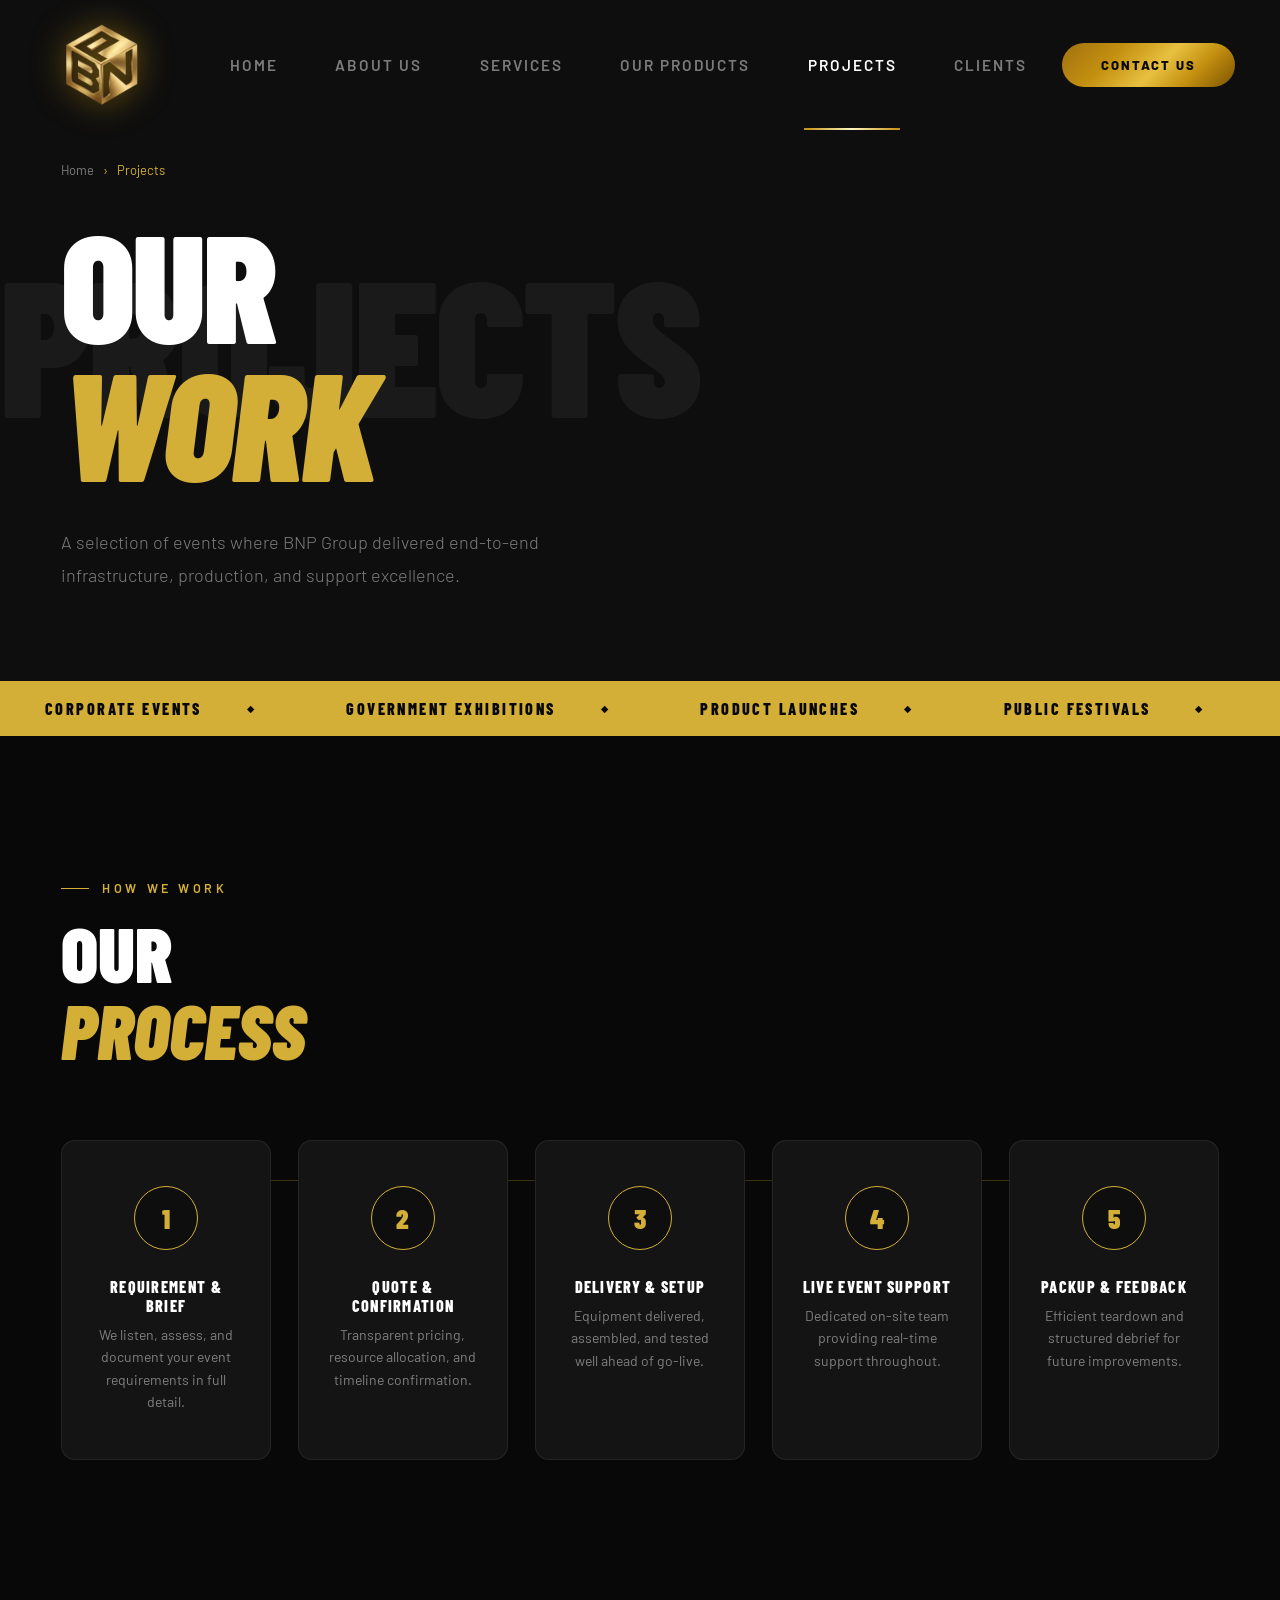
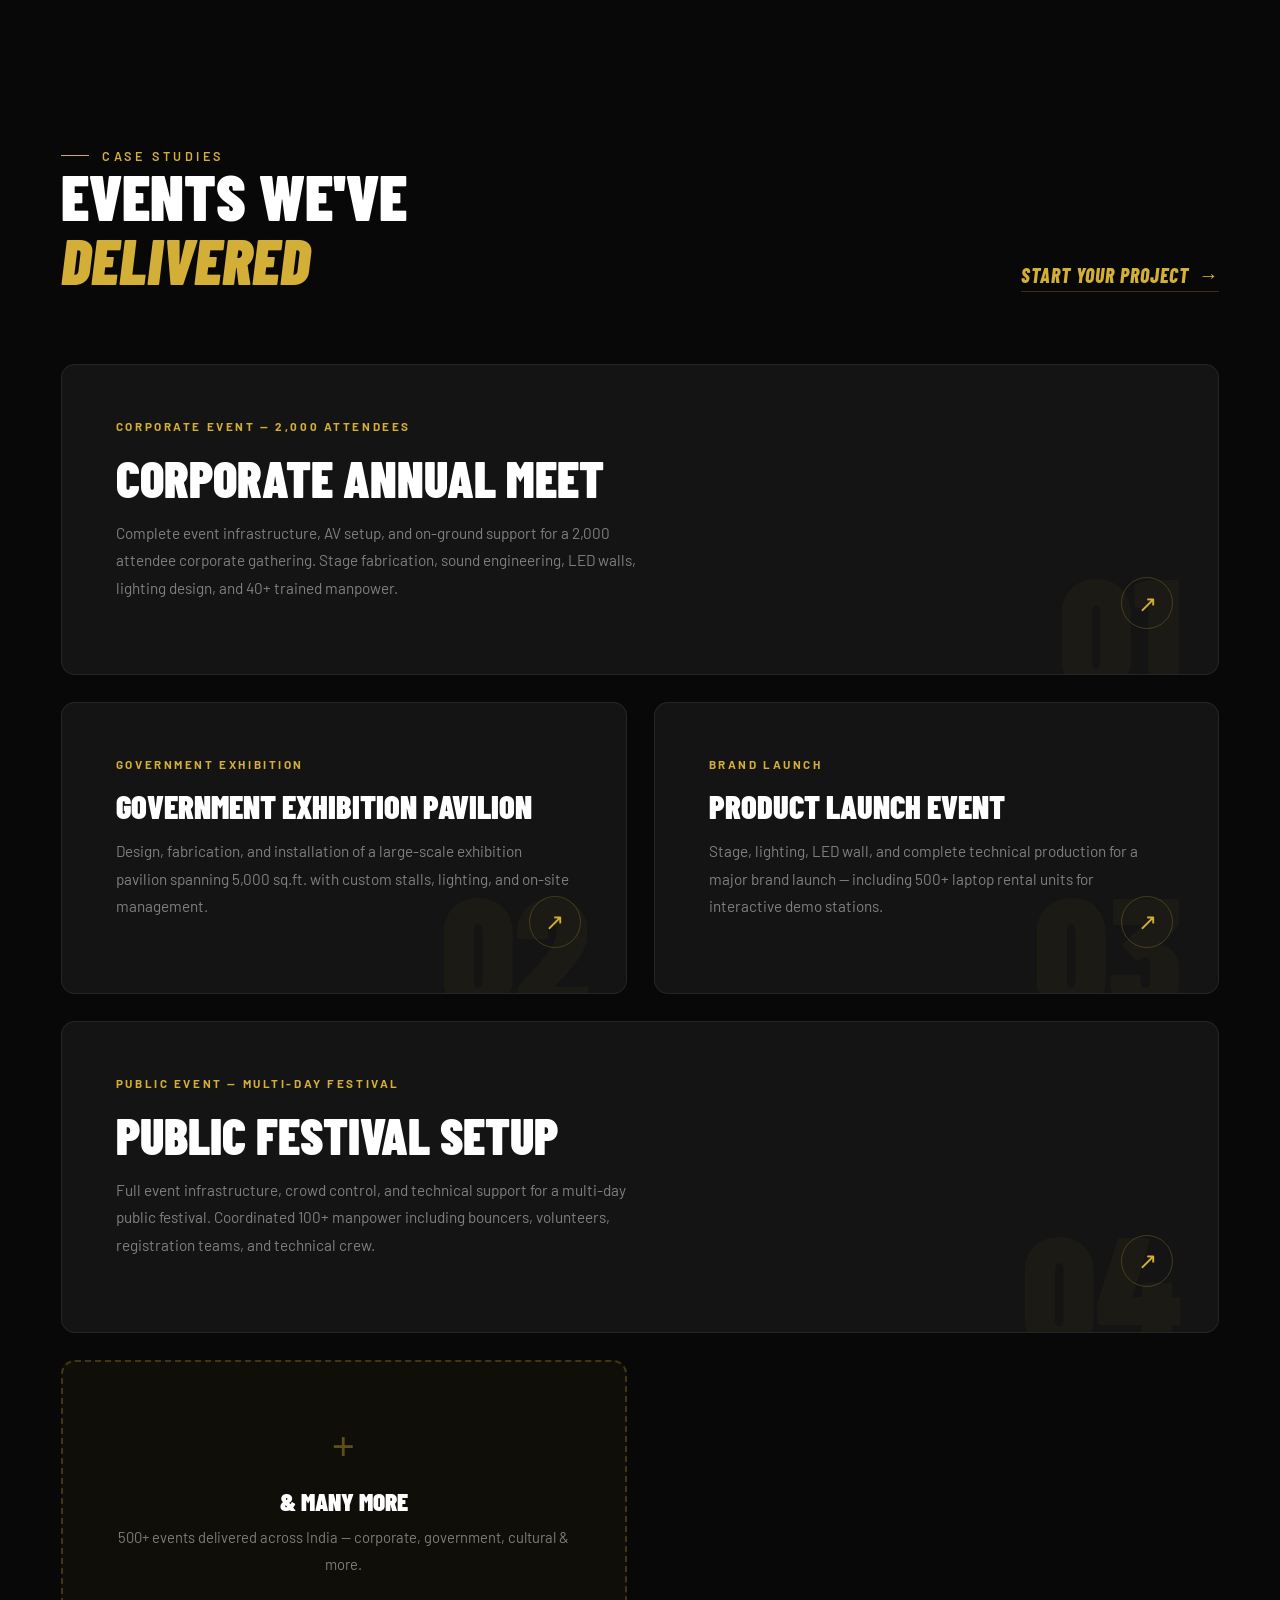
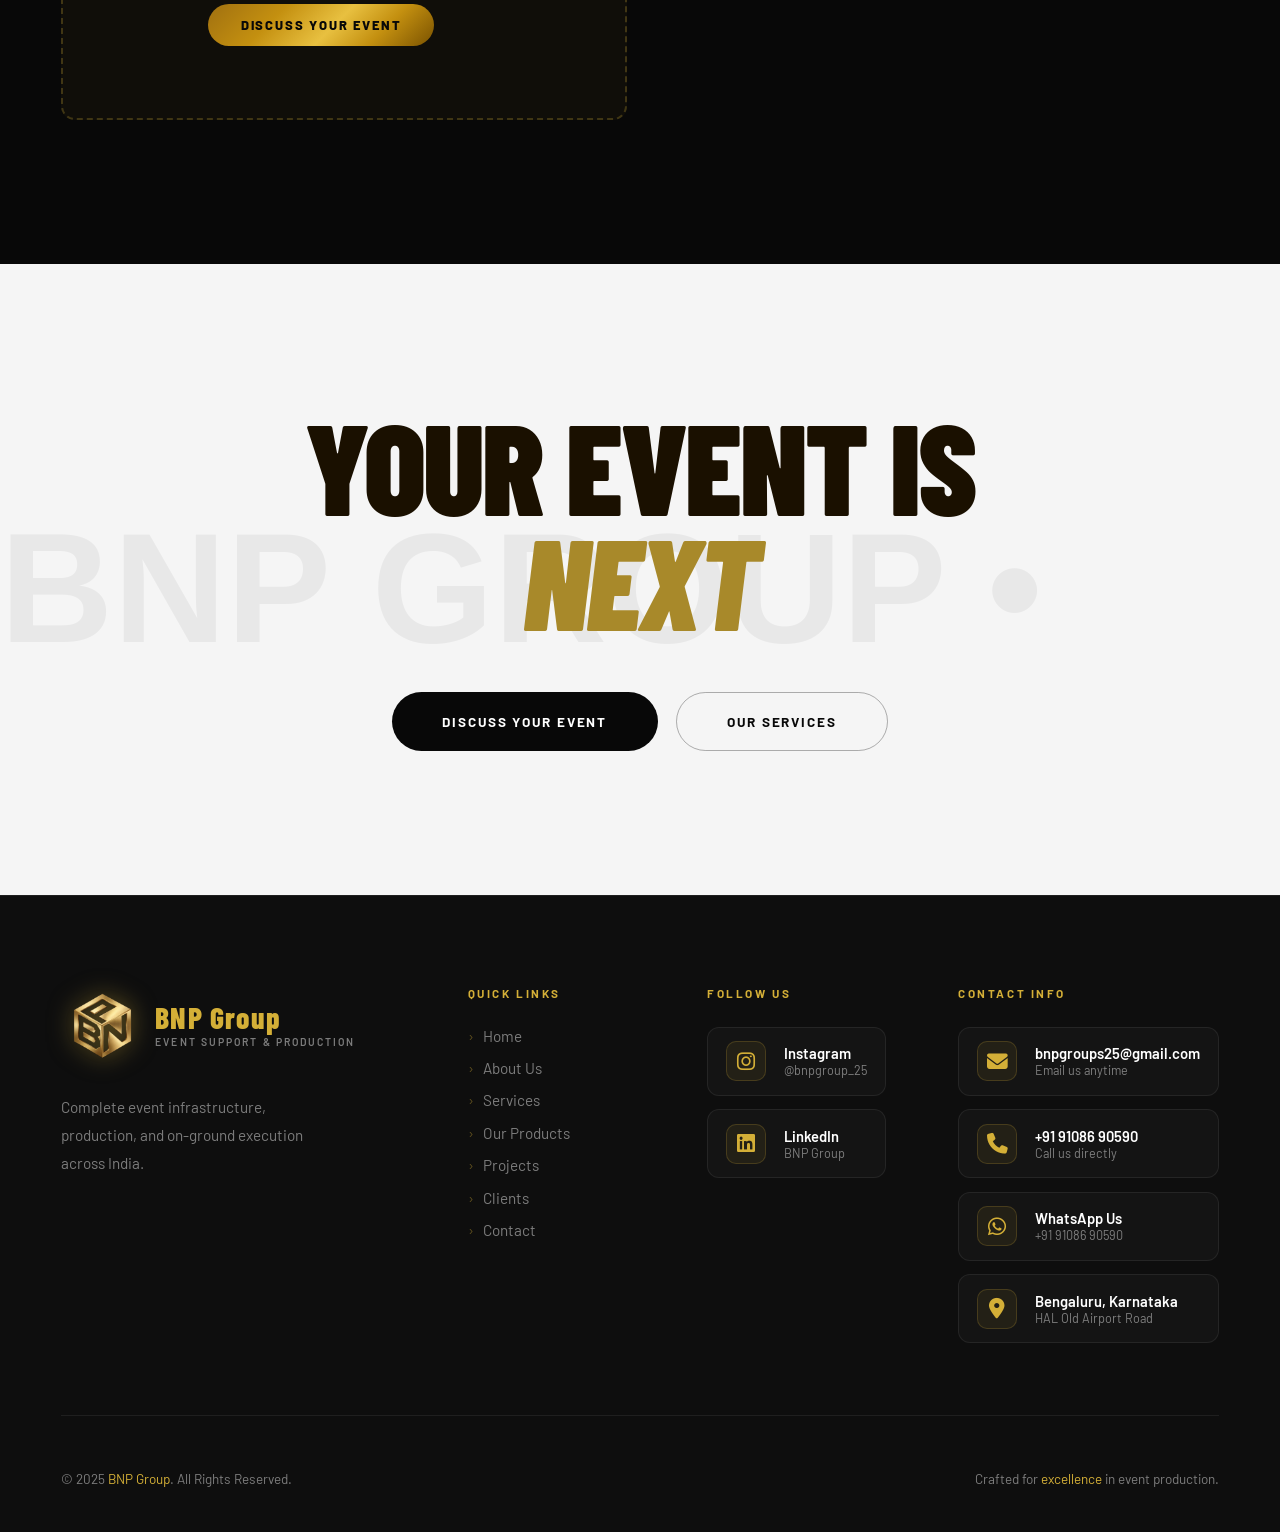
<file: projects.html>
<!DOCTYPE html>
<html lang="en">
<head>
  <!-- Google tag (gtag.js) -->
  <script async src="https://www.googletagmanager.com/gtag/js?id=G-4FT7881E0X"></script>
  <script>
    window.dataLayer = window.dataLayer || [];
    function gtag(){dataLayer.push(arguments);}
    gtag('js', new Date());
    gtag('config', 'G-4FT7881E0X');
  </script>
  <meta charset="UTF-8"/><meta name="viewport" content="width=device-width, initial-scale=1.0"/>
  <meta name="color-scheme" content="dark"/>
  <title>Projects — BNP Group | 500+ Events Delivered Across India</title>
  <meta name="description" content="Explore BNP Group's portfolio of 500+ successful events — corporate conferences, government exhibitions, product launches, cultural festivals, and public events across India." />
  <meta name="keywords" content="BNP Group projects, event portfolio India, corporate event production, government exhibition support, event manpower projects" />
  <link rel="canonical" href="https://www.bnpgroup.in/projects.html" />
  <meta property="og:type" content="website" />
  <meta property="og:title" content="Projects — BNP Group | 500+ Events Delivered" />
  <meta property="og:description" content="500+ successful events — corporate, government, cultural, and public events executed across India." />
  <meta property="og:url" content="https://www.bnpgroup.in/projects.html" />
  <meta property="og:image" content="https://www.bnpgroup.in/logo.png" />
  <meta property="og:site_name" content="BNP Group" />
  <link rel="icon" type="image/png" href="logo.png"/>
  <link rel="stylesheet" href="css/style.css"/>
  <style>#preloader{position:fixed;inset:0;background:#0e0e0e;z-index:10000;display:flex;align-items:center;justify-content:center;flex-direction:column;gap:2rem;transition:opacity 0.6s}#preloader img{width:80px;animation:pp 1.5s ease-in-out infinite}#pre-bar-wrap{width:180px;height:2px;background:rgba(255,255,255,0.08);overflow:hidden}#pre-bar{height:100%;background:linear-gradient(90deg,#C8A84B,#E8CC6A);animation:pb 1.8s ease forwards}@keyframes pp{0%,100%{opacity:.3;transform:scale(.95)}50%{opacity:1;transform:scale(1.05)}}@keyframes pb{to{width:100%}from{width:0}}</style>
</head>
<body>
<div id="preloader"><img src="logo.png" alt="BNP"/><div id="pre-bar-wrap"><div id="pre-bar"></div></div></div>
<nav id="navbar"><div class="nav-inner">
  <a href="index.html" class="nav-logo"><img src="logo.png" alt="BNP Group"/></a>
  
  <ul class="nav-links"><li><a href="index.html">Home</a></li><li><a href="about.html">About Us</a></li><li><a href="services.html">Services</a></li><li><a href="products.html">Our Products</a></li><li><a href="projects.html" class="active">Projects</a></li><li><a href="clients.html">Clients</a></li></ul>
  <a href="https://wa.me/919108690590?text=Hi%20BNP%20Group%2C%20I%20am%20interested%20in%20your%20services." class="nav-btn">Contact Us</a>
  <button class="hamburger" aria-label="Open navigation menu"><span></span><span></span><span></span></button>
</div></nav>
<div class="mobile-menu" role="navigation" aria-label="Mobile navigation"><a href="index.html">Home</a><a href="about.html">About</a><a href="services.html">Services</a><a href="products.html">Our Products</a><a href="projects.html">Projects</a><a href="clients.html">Clients</a><a href="https://wa.me/919108690590?text=Hi%20BNP%20Group%2C%20I%20am%20interested%20in%20your%20services.">Contact</a></div>

<main id="main-content">
<section class="page-hero">
  <div class="page-hero-wm" aria-hidden="true">PROJECTS</div>
  <div class="container page-hero-content">
    <div class="breadcrumb reveal"><a href="index.html">Home</a><span class="sep">›</span><span class="cur">Projects</span></div>
    <h1 class="page-title reveal reveal-delay-1">Our<br /><em>Work</em></h1>
    <p class="page-sub reveal reveal-delay-2">A selection of events where BNP Group delivered end-to-end infrastructure, production, and support excellence.</p>
  </div>
</section>

<div class="ticker"><div class="ticker-track">
  <div class="ticker-item">Corporate Events</div><div class="ticker-item">Government Exhibitions</div>
  <div class="ticker-item">Product Launches</div><div class="ticker-item">Public Festivals</div>
  <div class="ticker-item">Corporate Events</div><div class="ticker-item">Government Exhibitions</div>
  <div class="ticker-item">Product Launches</div><div class="ticker-item">Public Festivals</div>
</div></div>

<!-- PROCESS -->
<section class="process" style="background:var(--black);">
  <div class="container">
    <div class="cap-header">
      <div class="cap-header-left">
        <div class="section-label-sm reveal">How We Work</div>
        <h2 class="big-heading reveal reveal-delay-1">Our<br /><span class="italic">Process</span></h2>
      </div>
    </div>
    <div class="process-grid">
      <div class="proc-card reveal"><div class="proc-num">1</div><h3>Requirement &amp; Brief</h3><p>We listen, assess, and document your event requirements in full detail.</p></div>
      <div class="proc-card reveal reveal-delay-1"><div class="proc-num">2</div><h3>Quote &amp; Confirmation</h3><p>Transparent pricing, resource allocation, and timeline confirmation.</p></div>
      <div class="proc-card reveal reveal-delay-2"><div class="proc-num">3</div><h3>Delivery &amp; Setup</h3><p>Equipment delivered, assembled, and tested well ahead of go-live.</p></div>
      <div class="proc-card reveal reveal-delay-3"><div class="proc-num">4</div><h3>Live Event Support</h3><p>Dedicated on-site team providing real-time support throughout.</p></div>
      <div class="proc-card reveal reveal-delay-4"><div class="proc-num">5</div><h3>Packup &amp; Feedback</h3><p>Efficient teardown and structured debrief for future improvements.</p></div>
    </div>
  </div>
</section>

<!-- PROJECTS -->
<section class="projects">
  <div class="container">
    <div class="proj-header">
      <div>
        <div class="section-label-sm reveal">Case Studies</div>
        <h2 class="big-heading reveal reveal-delay-1">Events We've<br /><span class="italic">Delivered</span></h2>
      </div>
      <a href="https://wa.me/919108690590?text=Hi%20BNP%20Group%2C%20I%20am%20interested%20in%20your%20services." class="cap-link reveal reveal-delay-2">Start Your Project</a>
    </div>

  
    <div class="proj-grid">
      <div class="proj-card wide reveal" data-project="1">
        <span class="proj-tag">Corporate Event — 2,000 Attendees</span>
        <h3>Corporate Annual Meet</h3>
        <p>Complete event infrastructure, AV setup, and on-ground support for a 2,000 attendee corporate gathering. Stage fabrication, sound engineering, LED walls, lighting design, and 40+ trained manpower.</p>
        <div class="proj-arrow">↗</div>
        <div class="proj-bg-num" data-num="01" aria-hidden="true"></div>
      </div>
      <div class="proj-card reveal" data-project="2">
        <span class="proj-tag">Government Exhibition</span>
        <h3>Government Exhibition Pavilion</h3>
        <p>Design, fabrication, and installation of a large-scale exhibition pavilion spanning 5,000 sq.ft. with custom stalls, lighting, and on-site management.</p>
        <div class="proj-arrow">↗</div>
        <div class="proj-bg-num" data-num="02" aria-hidden="true"></div>
      </div>
      <div class="proj-card reveal reveal-delay-1" data-project="3">
        <span class="proj-tag">Brand Launch</span>
        <h3>Product Launch Event</h3>
        <p>Stage, lighting, LED wall, and complete technical production for a major brand launch — including 500+ laptop rental units for interactive demo stations.</p>
        <div class="proj-arrow">↗</div>
        <div class="proj-bg-num" data-num="03" aria-hidden="true"></div>
      </div>
      <div class="proj-card wide reveal reveal-delay-2" data-project="4">
        <span class="proj-tag">Public Event — Multi-Day Festival</span>
        <h3>Public Festival Setup</h3>
        <p>Full event infrastructure, crowd control, and technical support for a multi-day public festival. Coordinated 100+ manpower including bouncers, volunteers, registration teams, and technical crew.</p>
        <div class="proj-arrow">↗</div>
        <div class="proj-bg-num" data-num="04" aria-hidden="true"></div>
      </div>
      <div class="proj-card reveal reveal-delay-3" style="display:flex;flex-direction:column;align-items:center;justify-content:center;text-align:center;border:2px dashed rgba(212,175,55,0.25);background:rgba(212,175,55,0.04);min-height:220px;">
        <div style="font-size:2.5rem;margin-bottom:1rem;opacity:0.4;color:var(--gold-bright);">+</div>
        <h3 style="font-size:1.4rem;margin-bottom:0.5rem;">& Many More</h3>
        <p style="font-size:0.82rem;color:rgba(255,255,255,0.46);margin-bottom:1.5rem;">500+ events delivered across India — corporate, government, cultural & more.</p>
        <a href="https://wa.me/919108690590?text=Hi%20BNP%20Group%2C%20I%20am%20interested%20in%20your%20services." class="nav-btn" style="border-radius:100px;padding:0.7rem 1.8rem;font-size:0.72rem;">Discuss Your Event</a>
      </div>
    </div>
  </div>
</section>

<section class="cta-band">
  <div class="cta-band-wm" aria-hidden="true"></div>
  <div class="container"><div class="cta-band-inner reveal">
    <h2>YOUR EVENT IS<br /><em>NEXT</em></h2>
    <div class="cta-btns"><a href="https://wa.me/919108690590?text=Hi%20BNP%20Group%2C%20I%20am%20interested%20in%20your%20services." class="btn-dark">Discuss Your Event</a><a href="services.html" class="btn-gold-outline">Our Services</a></div>
  </div></div>
</section>

</main>
<footer><div class="container">
  <div class="footer-grid">
    <div class="footer-brand"><div class="logo-wrap"><img src="logo.png" alt="BNP"/><div class="nav-logo-text"><span class="brand">BNP Group</span><span class="tagline">Event Support &amp; Production</span></div></div><p>Complete event infrastructure, production, and on-ground execution across India.</p></div>
    <div class="footer-col"><h3>Quick Links</h3><ul><li><a href="index.html">Home</a></li><li><a href="about.html">About Us</a></li><li><a href="services.html">Services</a></li><li><a href="products.html">Our Products</a></li><li><a href="projects.html">Projects</a></li><li><a href="clients.html">Clients</a></li><li><a href="https://wa.me/919108690590?text=Hi%20BNP%20Group%2C%20I%20am%20interested%20in%20your%20services.">Contact</a></li></ul></div>
    <div class="footer-col"><h3>Follow Us</h3><div class="social-links"><a href="https://www.instagram.com/bnpgroup_25" target="_blank" rel="noopener" class="social-item"><div class="social-icon"><i class="fa-brands fa-instagram"></i></div><div class="social-item-text"><div class="s-name">Instagram</div><div class="s-sub">@bnpgroup_25</div></div></a><a href="https://www.linkedin.com/company/bnpgroup/" target="_blank" rel="noopener" class="social-item"><div class="social-icon"><i class="fa-brands fa-linkedin"></i></div><div class="social-item-text"><div class="s-name">LinkedIn</div><div class="s-sub">BNP Group</div></div></a></div></div>
    <div class="footer-col"><h3>Contact Info</h3><div class="social-links"><a href="mailto:bnpgroups25@gmail.com" class="social-item"><div class="social-icon"><i class="fa-solid fa-envelope"></i></div><div class="social-item-text"><div class="s-name">bnpgroups25@gmail.com</div><div class="s-sub">Email us anytime</div></div></a><a href="tel:+919108690590" class="social-item"><div class="social-icon"><i class="fa-solid fa-phone"></i></div><div class="social-item-text"><div class="s-name">+91 91086 90590</div><div class="s-sub">Call us directly</div></div></a><a href="https://wa.me/919108690590?text=Hi%20BNP%20Group%2C%20I%20am%20interested%20in%20your%20services." target="_blank" rel="noopener" class="social-item"><div class="social-icon"><i class="fa-brands fa-whatsapp"></i></div><div class="social-item-text"><div class="s-name">WhatsApp Us</div><div class="s-sub">+91 91086 90590</div></div></a><a href="https://www.google.com/maps/search/Oxford+Towers+HAL+Old+Airport+Road+Kodihalli+Bengaluru+560008" target="_blank" rel="noopener" class="social-item"><div class="social-icon"><i class="fa-solid fa-location-dot"></i></div><div class="social-item-text"><div class="s-name">Bengaluru, Karnataka</div><div class="s-sub">HAL Old Airport Road</div></div></a></div></div>
  </div>
  <div class="footer-bottom"><p>&copy; 2025 <span>BNP Group</span>. All Rights Reserved.</p><p>Crafted for <span>excellence</span> in event production.</p></div>
</div></footer>
<script src="js/main.js"></script>

<!-- PROJECT MODAL -->
<div id="proj-modal" class="proj-modal-overlay">
  <div class="proj-modal-box">
    <button class="proj-modal-close" id="modalClose" aria-label="Close modal"><i class="fa-solid fa-xmark"></i></button>
    <div class="proj-modal-tag" id="modalTag"></div>
    <h2 class="proj-modal-title" id="modalTitle"></h2>
    <div class="proj-modal-photos" id="modalPhotos"></div>
    <p class="proj-modal-desc" id="modalDesc"></p>
    <div class="proj-modal-highlights" id="modalHighlights"></div>
  </div>
</div>

<script>
const projects = {
  1: {
    tag: 'Corporate Event — 2,000 Attendees',
    title: 'Corporate Annual Meet',
    desc: 'BNP Group handled complete end-to-end execution for a corporate annual gathering of 2,000 attendees. Our team delivered full stage fabrication, truss & rigging systems, professional sound engineering, LED wall installation, intelligent lighting design, and coordinated 40+ trained on-ground manpower for seamless guest management, registration, and technical operations throughout the event.',
    highlights: ['Stage Fabrication & Truss', 'Sound & Audio Engineering', 'LED Wall & Lighting Design', '40+ Trained Manpower', 'Registration Desk Management', 'On-site Technical Support'],
    photos: ['conference/1','conference/2','office/1','office/2','business/1','business/2']
  },
  2: {
    tag: 'Government Exhibition',
    title: 'Government Exhibition Pavilion',
    desc: 'Designed, fabricated, and installed a large-scale exhibition pavilion spanning 5,000 sq.ft. for a state government department. The project included custom stall fabrication, branded structural elements, lighting installation across the entire pavilion, and full on-site management from setup through teardown — delivered on a tight government timeline.',
    highlights: ['5,000 sq.ft. Pavilion', 'Custom Stall Fabrication', 'Structural & Branding Elements', 'Full Lighting Installation', 'On-site Management', 'Government-compliant Operations'],
    photos: ['architecture/1','architecture/2','city/1','city/2','building/1','building/2']
  },
  3: {
    tag: 'Brand Launch',
    title: 'Product Launch Event',
    desc: 'Delivered complete technical production for a high-profile brand launch event. BNP Group supplied and configured 500+ laptop rental units for interactive demo stations, along with full stage design, professional lighting rig, LED wall setup, and technical crew — creating an immersive product experience that the client\'s audience remembered.',
    highlights: ['500+ Laptop Rental Units', 'Stage & Lighting Design', 'LED Wall Setup', 'Complete Technical Production', 'Interactive Demo Stations', 'Technical Crew On-site'],
    photos: ['technology/1','technology/2','startup/1','startup/2','electronics/1','electronics/2']
  },
  4: {
    tag: 'Public Event — Multi-Day Festival',
    title: 'Public Festival Setup',
    desc: 'Full event infrastructure, crowd control systems, and technical support for a multi-day public festival spanning multiple stages and zones. BNP Group coordinated 100+ manpower including security personnel, bouncers, volunteers, registration teams, and technical crew — while also managing all equipment logistics, walkie-talkie networks, and backstage operations throughout the festival.',
    highlights: ['Multi-Day Festival Infrastructure', 'Crowd Control Systems', '100+ Manpower Coordinated', 'Security & Bouncer Teams', 'Walkie-Talkie Network', 'Backstage & Logistics Management'],
    photos: ['concert/1','concert/2','music/1','people/1','people/2','city/3']
  }
};

// Project modal has been disabled for now.
// The modal HTML remains in the page, but clicking project cards will not open it.

// document.querySelectorAll('[data-project]').forEach(card => {
//   card.addEventListener('click', () => {
//     const p = projects[card.dataset.project];
//     document.getElementById('modalTag').textContent = p.tag;
//     document.getElementById('modalTitle').textContent = p.title;
//     document.getElementById('modalDesc').textContent = p.desc;
//     document.getElementById('modalPhotos').innerHTML = p.photos.map((_, i) =>
//       `<img src="logo.png" alt="Project photo ${i+1}" loading="lazy" style="object-fit:contain;background:var(--card2);padding:1rem;"/>`
//     ).join('');
//     document.getElementById('modalHighlights').innerHTML =
//       p.highlights.map(h => `<div class="proj-highlight-item"><i class="fa-solid fa-check"></i>${h}</div>`).join('');
//     document.getElementById('proj-modal').classList.add('open');
//     document.body.style.overflow = 'hidden';
//   });
// });

// document.getElementById('modalClose').addEventListener('click', closeModal);
// document.getElementById('proj-modal').addEventListener('click', e => {
//   if (e.target === document.getElementById('proj-modal')) closeModal();
// });
// document.addEventListener('keydown', e => { if (e.key === 'Escape') closeModal(); });
// function closeModal() {
//   document.getElementById('proj-modal').classList.remove('open');
//   document.body.style.overflow = '';
// }
</script>
</body></html>
</file>
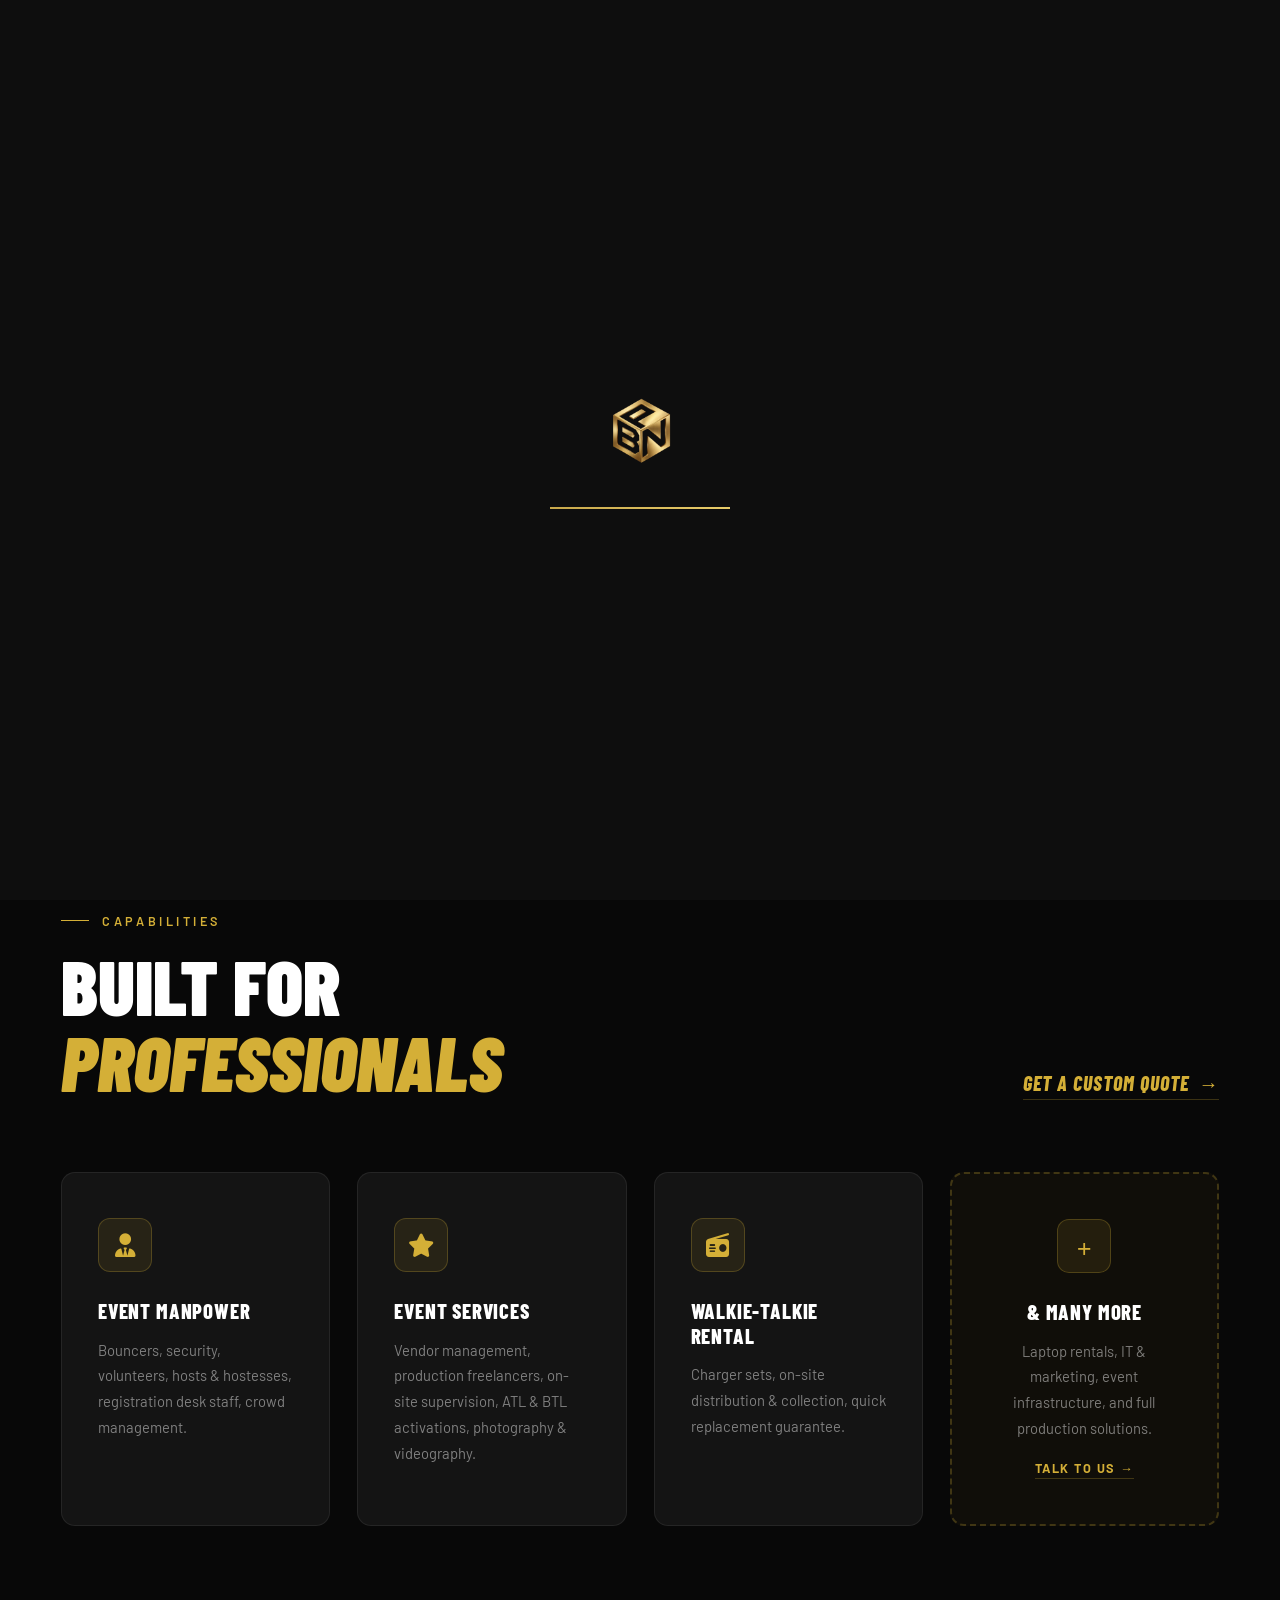
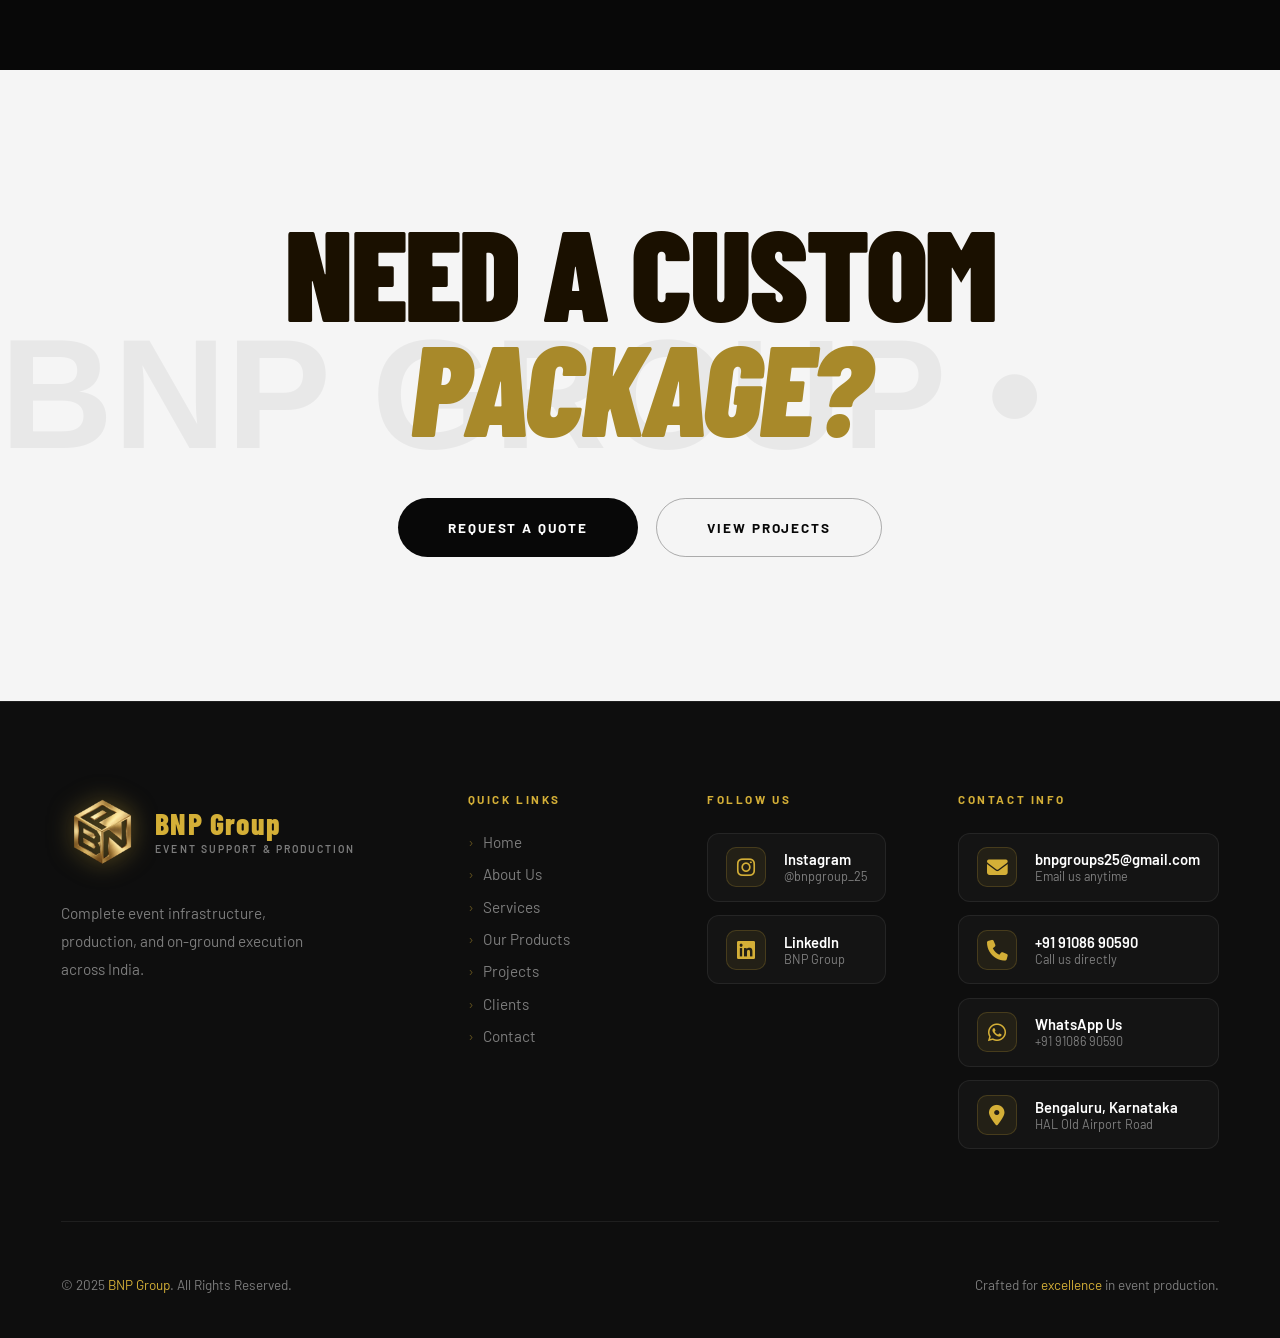
<file: services.html>
<!DOCTYPE html>
<html lang="en">
<head>
  <!-- Google tag (gtag.js) -->
  <script async src="https://www.googletagmanager.com/gtag/js?id=G-4FT7881E0X"></script>
  <script>
    window.dataLayer = window.dataLayer || [];
    function gtag(){dataLayer.push(arguments);}
    gtag('js', new Date());
    gtag('config', 'G-4FT7881E0X');
  </script>
  <meta charset="UTF-8"/><meta name="viewport" content="width=device-width, initial-scale=1.0"/>
  <meta name="color-scheme" content="dark"/>
  <title>Services — BNP Group | Event Manpower, Walkie-Talkie & Laptop Rentals</title>
  <meta name="description" content="BNP Group offers event manpower (bouncers, hosts, security), walkie-talkie rentals, laptop rentals, event production, IT & marketing services, and full event infrastructure across India." />
  <meta name="keywords" content="event manpower India, walkie talkie rental Bengaluru, laptop rental events, event production services, event infrastructure company, bouncers for events" />
  <link rel="canonical" href="https://www.bnpgroup.in/services.html" />
  <meta property="og:type" content="website" />
  <meta property="og:title" content="Services — BNP Group" />
  <meta property="og:description" content="Event manpower, walkie-talkie rentals, laptop rentals, AV production, and full event infrastructure across India." />
  <meta property="og:url" content="https://www.bnpgroup.in/services.html" />
  <meta property="og:image" content="https://www.bnpgroup.in/logo.png" />
  <meta property="og:site_name" content="BNP Group" />
  <link rel="icon" type="image/png" href="logo.png"/>
  <link rel="stylesheet" href="css/style.css"/>
  <script type="application/ld+json">
  {
    "@context": "https://schema.org",
    "@graph": [
      {
        "@type": "BreadcrumbList",
        "itemListElement": [
          { "@type": "ListItem", "position": 1, "name": "Home", "item": "https://www.bnpgroup.in/" },
          { "@type": "ListItem", "position": 2, "name": "Services", "item": "https://www.bnpgroup.in/services.html" }
        ]
      },
      { "@type": "Service", "name": "Event Manpower", "provider": { "@type": "Organization", "name": "BNP Group" }, "description": "Bouncers, security personnel, volunteers, hosts & hostesses, registration desk staff, and crowd management for events.", "areaServed": "India" },
      { "@type": "Service", "name": "Walkie-Talkie Rental", "provider": { "@type": "Organization", "name": "BNP Group" }, "description": "Walkie-talkie sets with chargers, on-site distribution & collection, and quick replacement guarantee for events.", "areaServed": "India" },
      { "@type": "Service", "name": "Laptop Rental for Events", "provider": { "@type": "Organization", "name": "BNP Group" }, "description": "Laptop and IT equipment rental for conferences, exhibitions, and corporate events across India.", "areaServed": "India" },
      { "@type": "Service", "name": "Event Production", "provider": { "@type": "Organization", "name": "BNP Group" }, "description": "Vendor management, production freelancers, on-site supervision, ATL & BTL activations, photography & videography.", "areaServed": "India" },
      { "@type": "Service", "name": "Event Infrastructure", "provider": { "@type": "Organization", "name": "BNP Group" }, "description": "Stage fabrication, truss & rigging systems, exhibition stalls, LED walls, AV production, and temporary event structures.", "areaServed": "India" }
    ]
  }
  </script>
  <style>#preloader{position:fixed;inset:0;background:#0e0e0e;z-index:10000;display:flex;align-items:center;justify-content:center;flex-direction:column;gap:2rem;transition:opacity 0.6s}#preloader img{width:80px;animation:pp 1.5s ease-in-out infinite}#pre-bar-wrap{width:180px;height:2px;background:rgba(255,255,255,0.08);overflow:hidden}#pre-bar{height:100%;background:linear-gradient(90deg,#C8A84B,#E8CC6A);animation:pb 1.8s ease forwards}@keyframes pp{0%,100%{opacity:.3;transform:scale(.95)}50%{opacity:1;transform:scale(1.05)}}@keyframes pb{to{width:100%}from{width:0}}</style>
</head>
<body>
<div id="preloader"><img src="logo.png" alt="BNP"/><div id="pre-bar-wrap"><div id="pre-bar"></div></div></div>
<nav id="navbar"><div class="nav-inner">
  <a href="index.html" class="nav-logo"><img src="logo.png" alt="BNP Group"/></a>
  
  <ul class="nav-links"><li><a href="index.html">Home</a></li><li><a href="about.html">About Us</a></li><li><a href="services.html" class="active">Services</a></li><li><a href="products.html">Our Products</a></li><li><a href="projects.html">Projects</a></li><li><a href="clients.html">Clients</a></li></ul>
  <a href="https://wa.me/919108690590?text=Hi%20BNP%20Group%2C%20I%20am%20interested%20in%20your%20services." class="nav-btn">Contact Us</a>
  <button class="hamburger" aria-label="Open navigation menu"><span></span><span></span><span></span></button>
</div></nav>
<div class="mobile-menu"><a href="index.html">Home</a><a href="about.html">About</a><a href="services.html">Services</a><a href="products.html">Our Products</a><a href="projects.html">Projects</a><a href="clients.html">Clients</a><a href="https://wa.me/919108690590?text=Hi%20BNP%20Group%2C%20I%20am%20interested%20in%20your%20services.">Contact</a></div>

<main id="main-content">
<section class="page-hero">
  <div class="page-hero-wm" aria-hidden="true">SERVICES</div>
  <div class="container page-hero-content">
    <div class="breadcrumb reveal"><a href="index.html">Home</a><span class="sep">›</span><span class="cur">Services</span></div>
    <h1 class="page-title reveal reveal-delay-1">What We<br /><em>Offer</em></h1>
    <p class="page-sub reveal reveal-delay-2">The tools, people, and infrastructure that event professionals depend on — so you can focus on your client while we make everything work on the ground.</p>
  </div>
</section>

<div class="ticker"><div class="ticker-track">
  <div class="ticker-item">Event Manpower</div><div class="ticker-item">Walkie-Talkie Rental</div>
  <div class="ticker-item">Event Services</div><div class="ticker-item">Laptop Rentals</div>
  <div class="ticker-item">IT &amp; Marketing</div><div class="ticker-item">Infrastructure</div>
  <div class="ticker-item">Event Manpower</div><div class="ticker-item">Walkie-Talkie Rental</div>
  <div class="ticker-item">Event Services</div><div class="ticker-item">Laptop Rentals</div>
  <div class="ticker-item">IT &amp; Marketing</div><div class="ticker-item">Infrastructure</div>
</div></div>

<!-- CAPABILITIES HEADER + GRID -->
<section class="capabilities" style="background:var(--black);">
  <div class="container">
    <div class="cap-header">
      <div class="cap-header-left">
        <div class="section-label-sm reveal">Capabilities</div>
        <h2 class="big-heading reveal reveal-delay-1">Built For<br /><span class="italic">Professionals</span></h2>
      </div>
      <a href="https://wa.me/919108690590?text=Hi%20BNP%20Group%2C%20I%20am%20interested%20in%20your%20services." class="cap-link reveal reveal-delay-2">Get a Custom Quote</a>
    </div>
    <div class="cap-grid">
      <div class="cap-card reveal"><span class="cap-icon"><i class="fa-solid fa-user-tie"></i></span><h3>Event Manpower</h3><p>Bouncers, security, volunteers, hosts &amp; hostesses, registration desk staff, crowd management.</p></div>
      <div class="cap-card reveal reveal-delay-1"><span class="cap-icon"><i class="fa-solid fa-star"></i></span><h3>Event Services</h3><p>Vendor management, production freelancers, on-site supervision, ATL &amp; BTL activations, photography &amp; videography.</p></div>
      <div class="cap-card reveal reveal-delay-2"><span class="cap-icon"><i class="fa-solid fa-radio"></i></span><h3>Walkie-Talkie Rental</h3><p>Charger sets, on-site distribution &amp; collection, quick replacement guarantee.</p></div>
      <div class="cap-card reveal reveal-delay-3" style="display:flex;flex-direction:column;align-items:center;justify-content:center;text-align:center;border:2px dashed rgba(212,175,55,0.25);background:rgba(212,175,55,0.04);">
        <span class="cap-icon" style="font-size:1.6rem;">+</span>
        <h3>& Many More</h3>
        <p>Laptop rentals, IT &amp; marketing, event infrastructure, and full production solutions.</p>
        <a href="https://wa.me/919108690590?text=Hi%20BNP%20Group%2C%20I%20am%20interested%20in%20your%20services." style="margin-top:1rem;font-size:0.7rem;font-weight:700;letter-spacing:0.12em;text-transform:uppercase;color:var(--gold-bright);border-bottom:1px solid var(--gold-border);padding-bottom:2px;">Talk to Us →</a>
      </div>
    </div>
  </div>
</section>


<section class="cta-band">
  <div class="cta-band-wm" aria-hidden="true"></div>
  <div class="container"><div class="cta-band-inner reveal">
    <h2>NEED A CUSTOM<br /><em>PACKAGE?</em></h2>
    <div class="cta-btns"><a href="https://wa.me/919108690590?text=Hi%20BNP%20Group%2C%20I%20am%20interested%20in%20your%20services." class="btn-dark">Request a Quote</a><a href="projects.html" class="btn-gold-outline">View Projects</a></div>
  </div></div>
</section>

</main>

<footer><div class="container">
  <div class="footer-grid">
    <div class="footer-brand"><div class="logo-wrap"><img src="logo.png" alt="BNP"/><div class="nav-logo-text"><span class="brand">BNP Group</span><span class="tagline">Event Support &amp; Production</span></div></div><p>Complete event infrastructure, production, and on-ground execution across India.</p></div>
    <div class="footer-col"><h3>Quick Links</h3><ul><li><a href="index.html">Home</a></li><li><a href="about.html">About Us</a></li><li><a href="services.html">Services</a></li><li><a href="products.html">Our Products</a></li><li><a href="projects.html">Projects</a></li><li><a href="clients.html">Clients</a></li><li><a href="https://wa.me/919108690590?text=Hi%20BNP%20Group%2C%20I%20am%20interested%20in%20your%20services.">Contact</a></li></ul></div>
    <div class="footer-col"><h3>Follow Us</h3><div class="social-links"><a href="https://www.instagram.com/bnpgroup_25" target="_blank" rel="noopener" class="social-item"><div class="social-icon"><i class="fa-brands fa-instagram"></i></div><div class="social-item-text"><div class="s-name">Instagram</div><div class="s-sub">@bnpgroup_25</div></div></a><a href="https://www.linkedin.com/company/bnpgroup/" target="_blank" rel="noopener" class="social-item"><div class="social-icon"><i class="fa-brands fa-linkedin"></i></div><div class="social-item-text"><div class="s-name">LinkedIn</div><div class="s-sub">BNP Group</div></div></a></div></div>
    <div class="footer-col"><h3>Contact Info</h3><div class="social-links"><a href="mailto:bnpgroups25@gmail.com" class="social-item"><div class="social-icon"><i class="fa-solid fa-envelope"></i></div><div class="social-item-text"><div class="s-name">bnpgroups25@gmail.com</div><div class="s-sub">Email us anytime</div></div></a><a href="tel:+919108690590" class="social-item"><div class="social-icon"><i class="fa-solid fa-phone"></i></div><div class="social-item-text"><div class="s-name">+91 91086 90590</div><div class="s-sub">Call us directly</div></div></a><a href="https://wa.me/919108690590?text=Hi%20BNP%20Group%2C%20I%20am%20interested%20in%20your%20services." target="_blank" rel="noopener" class="social-item"><div class="social-icon"><i class="fa-brands fa-whatsapp"></i></div><div class="social-item-text"><div class="s-name">WhatsApp Us</div><div class="s-sub">+91 91086 90590</div></div></a><a href="https://www.google.com/maps/search/Oxford+Towers+HAL+Old+Airport+Road+Kodihalli+Bengaluru+560008" target="_blank" rel="noopener" class="social-item"><div class="social-icon"><i class="fa-solid fa-location-dot"></i></div><div class="social-item-text"><div class="s-name">Bengaluru, Karnataka</div><div class="s-sub">HAL Old Airport Road</div></div></a></div></div>
  </div>
  <div class="footer-bottom"><p>&copy; 2025 <span>BNP Group</span>. All Rights Reserved.</p><p>Crafted for <span>excellence</span> in event production.</p></div>
</div></footer>
<script src="js/main.js"></script>
</body></html>
</file>
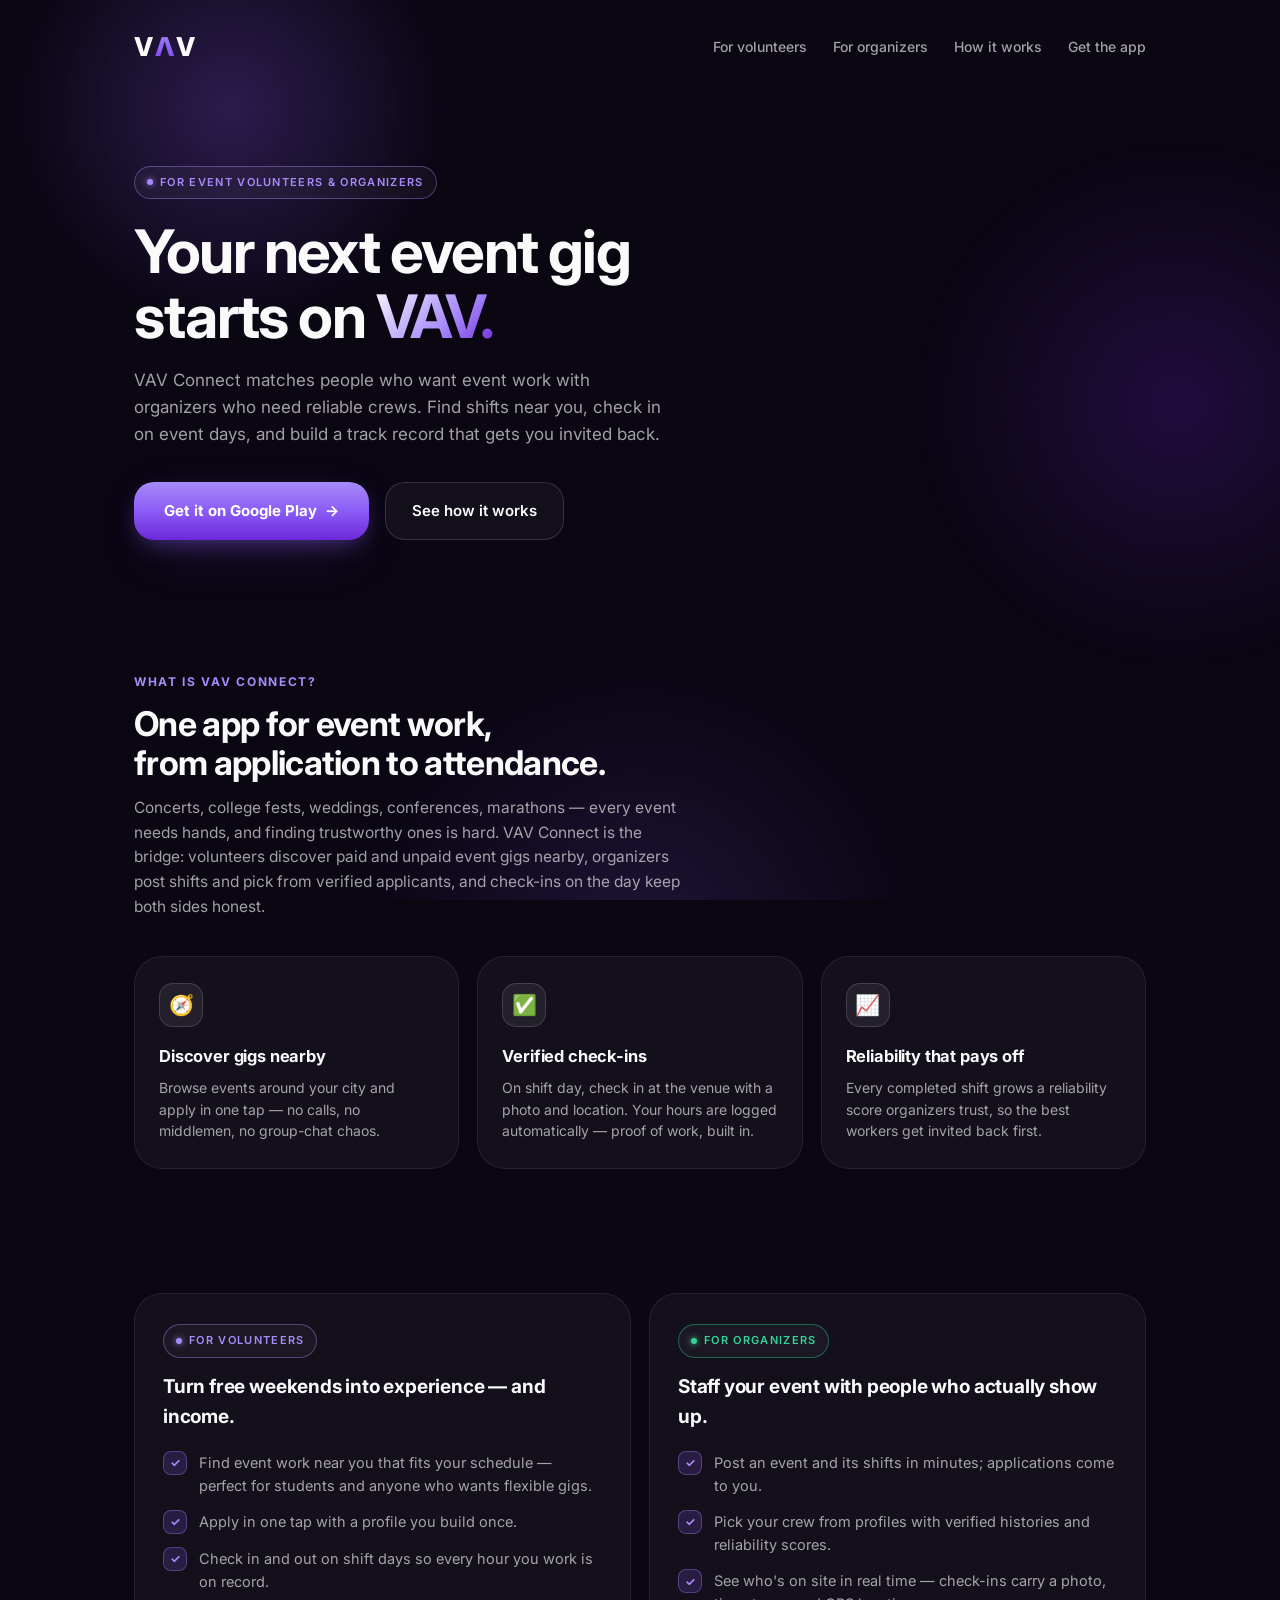
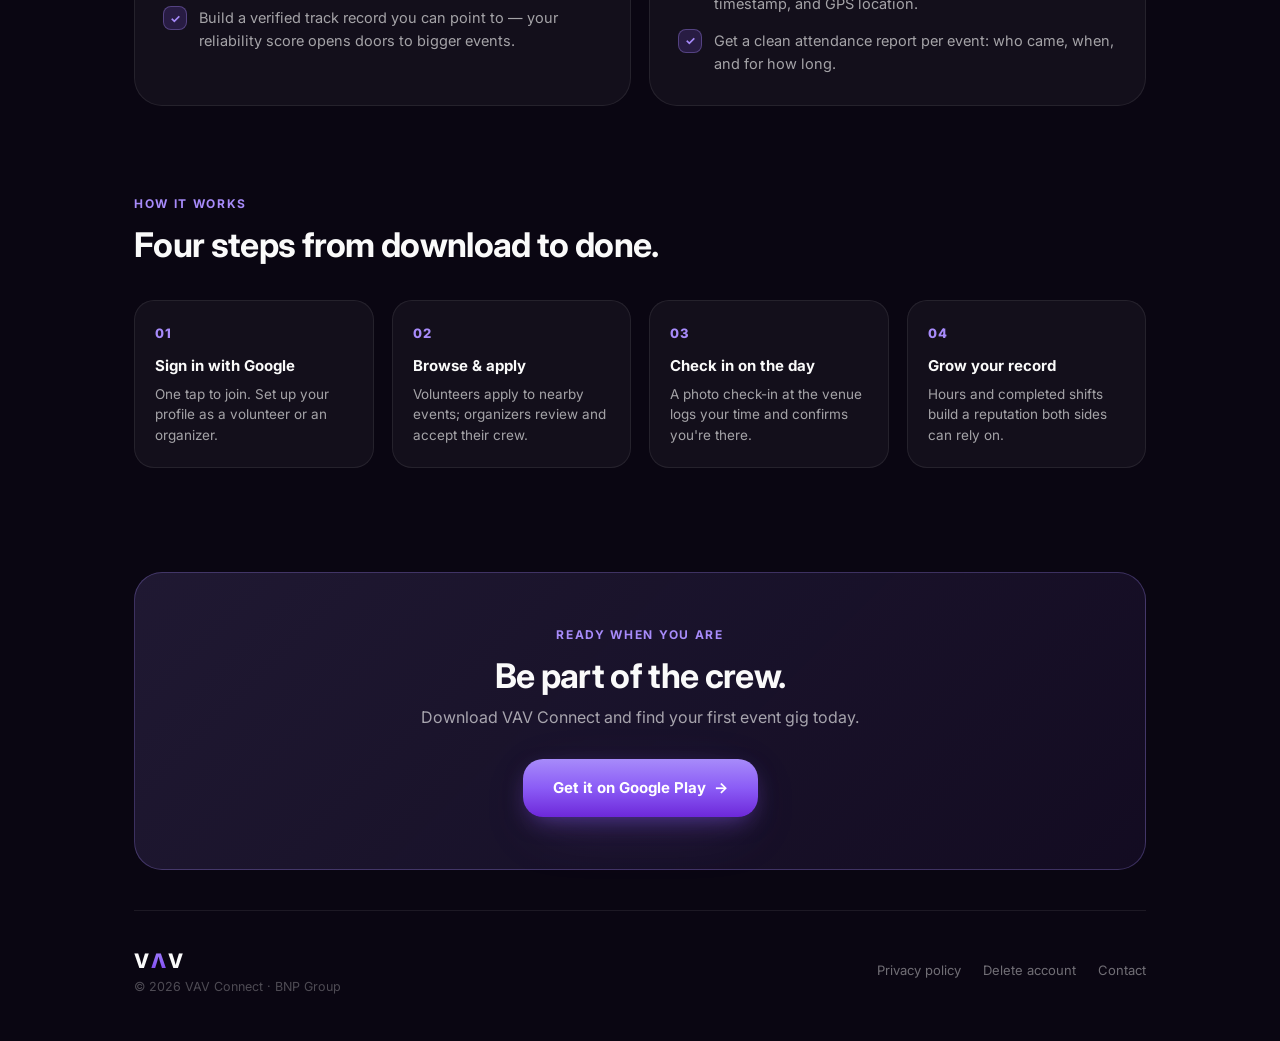
<file: vav.html>
<!DOCTYPE html>
<html lang="en">
<head>
  <meta charset="utf-8">
  <meta name="viewport" content="width=device-width, initial-scale=1">
  <title>VAV Connect — Your next event gig starts here</title>
  <meta name="description" content="VAV Connect matches event volunteers with organizers. Find event work near you, check in on shift days, and build a reliability score organizers trust.">
  <link rel="preconnect" href="https://fonts.googleapis.com">
  <link rel="preconnect" href="https://fonts.gstatic.com" crossorigin>
  <link href="https://fonts.googleapis.com/css2?family=Inter:wght@400;500;600;700;800&display=swap" rel="stylesheet">
  <style>
    /* ── VΛV design tokens (mirrors the app's vav_tokens) ───────── */
    :root {
      --bg: #0A0612;
      --bg-deep: #050308;
      --surface-1: rgba(255,255,255,.04);
      --surface-2: rgba(255,255,255,.07);
      --border-1: rgba(255,255,255,.08);
      --border-2: rgba(255,255,255,.14);
      --text: #FAFAFA;
      --text-2: rgba(255,255,255,.62);
      --text-3: rgba(255,255,255,.42);
      --text-4: rgba(255,255,255,.28);
      --accent: #8B5CF6;
      --accent-2: #A78BFA;
      --accent-deep: #6D28D9;
      --success: #34D399;
      --r-md: 16px;
      --r-lg: 20px;
      --r-xl: 28px;
    }
    * { margin: 0; padding: 0; box-sizing: border-box; }
    html { scroll-behavior: smooth; }
    body {
      background: var(--bg);
      color: var(--text);
      font-family: 'Inter', -apple-system, "Segoe UI", Roboto, sans-serif;
      line-height: 1.6;
      overflow-x: hidden;
    }

    /* ── Violet orbs background ──────────────────────────────────── */
    .orbs {
      position: fixed; inset: 0; z-index: -1; pointer-events: none;
      background:
        radial-gradient(320px 320px at 18% 12%, rgba(139,92,246,.26), transparent 70%),
        radial-gradient(380px 380px at 92% 45%, rgba(109,40,217,.22), transparent 70%),
        radial-gradient(420px 420px at 50% 105%, rgba(139,92,246,.16), transparent 70%);
    }

    .wrap { max-width: 1060px; margin: 0 auto; padding: 0 24px; }

    /* ── Nav ─────────────────────────────────────────────────────── */
    nav {
      display: flex; align-items: center; justify-content: space-between;
      padding: 26px 0;
    }
    .logo {
      font-weight: 800; font-size: 26px; letter-spacing: .04em;
      display: inline-flex; align-items: baseline; gap: 1px;
      text-decoration: none; color: var(--text);
    }
    .logo .lambda {
      background: linear-gradient(180deg, var(--accent-2) 0%, var(--accent) 60%, var(--accent-deep) 100%);
      -webkit-background-clip: text; background-clip: text; color: transparent;
    }
    .nav-links { display: flex; gap: 26px; align-items: center; }
    .nav-links a {
      color: var(--text-2); text-decoration: none; font-size: 14px; font-weight: 500;
      transition: color .15s;
    }
    .nav-links a:hover { color: var(--text); }

    /* ── Pills ───────────────────────────────────────────────────── */
    .pill {
      display: inline-flex; align-items: center; gap: 7px;
      padding: 7px 12px; border-radius: 99px;
      background: var(--surface-1);
      border: 1px solid rgba(167,139,250,.4);
      font-size: 11px; font-weight: 600; letter-spacing: .12em;
      text-transform: uppercase; color: var(--accent-2);
    }
    .pill .dot {
      width: 6px; height: 6px; border-radius: 50%;
      background: var(--accent-2); box-shadow: 0 0 6px var(--accent-2);
    }
    .pill.green { border-color: rgba(52,211,153,.4); color: var(--success); }
    .pill.green .dot { background: var(--success); box-shadow: 0 0 6px var(--success); }

    /* ── Hero ────────────────────────────────────────────────────── */
    .hero { padding: 72px 0 88px; max-width: 720px; }
    h1 {
      margin: 20px 0 18px;
      font-size: clamp(38px, 6.5vw, 60px);
      line-height: 1.08; font-weight: 700; letter-spacing: -.03em;
    }
    h1 .hl {
      background: linear-gradient(135deg, #fff 0%, var(--accent-2) 60%, var(--accent-deep) 100%);
      -webkit-background-clip: text; background-clip: text; color: transparent;
    }
    .lede { color: var(--text-2); font-size: 17px; max-width: 540px; }

    .cta-row { display: flex; gap: 16px; align-items: center; margin-top: 34px; flex-wrap: wrap; }
    .btn-primary {
      display: inline-flex; align-items: center; gap: 10px;
      padding: 17px 30px; border-radius: var(--r-lg);
      background: linear-gradient(180deg, #A78BFA 0%, #8B5CF6 50%, #6D28D9 100%);
      color: #fff; text-decoration: none; font-weight: 700; font-size: 15px;
      box-shadow: 0 8px 24px -8px rgba(139,92,246,.55), 0 16px 60px -20px rgba(139,92,246,.4);
      transition: transform .15s, box-shadow .15s;
    }
    .btn-primary:hover {
      transform: translateY(-1px);
      box-shadow: 0 10px 28px -8px rgba(139,92,246,.7), 0 20px 70px -20px rgba(139,92,246,.5);
    }
    .btn-ghost {
      display: inline-flex; align-items: center;
      padding: 16px 26px; border-radius: var(--r-lg);
      background: var(--surface-1); border: 1px solid var(--border-2);
      color: var(--text); text-decoration: none; font-weight: 600; font-size: 15px;
      transition: background .15s;
    }
    .btn-ghost:hover { background: var(--surface-2); }

    /* ── Sections ────────────────────────────────────────────────── */
    section { padding: 44px 0; }
    .eyebrow {
      font-size: 12px; font-weight: 700; letter-spacing: .14em;
      text-transform: uppercase; color: var(--accent-2); margin-bottom: 12px;
    }
    h2 {
      font-size: clamp(26px, 4vw, 34px); font-weight: 700;
      letter-spacing: -.02em; line-height: 1.15; margin-bottom: 14px;
    }
    .sub { color: var(--text-2); max-width: 560px; font-size: 15.5px; }

    /* ── Glass cards ─────────────────────────────────────────────── */
    .grid { display: grid; grid-template-columns: repeat(3, 1fr); gap: 18px; margin-top: 36px; }
    .card {
      background: var(--surface-1);
      border: 1px solid var(--border-1);
      border-radius: var(--r-xl);
      padding: 26px 24px;
      transition: background .2s, border-color .2s;
    }
    .card:hover { background: var(--surface-2); border-color: var(--border-2); }
    .card .icon {
      width: 44px; height: 44px; border-radius: 14px;
      display: flex; align-items: center; justify-content: center;
      background: var(--surface-2); border: 1px solid var(--border-2);
      margin-bottom: 16px; font-size: 20px;
    }
    .card h3 { font-size: 16.5px; font-weight: 700; margin-bottom: 8px; letter-spacing: -.01em; }
    .card p { color: var(--text-2); font-size: 14px; line-height: 1.55; }

    /* ── Steps ───────────────────────────────────────────────────── */
    .steps { display: grid; grid-template-columns: repeat(4, 1fr); gap: 18px; margin-top: 36px; }
    .step {
      background: var(--surface-1); border: 1px solid var(--border-1);
      border-radius: var(--r-lg); padding: 22px 20px;
    }
    .step .num {
      font-weight: 800; font-size: 13px; color: var(--accent-2);
      letter-spacing: .1em; margin-bottom: 10px;
    }
    .step h4 { font-size: 15px; font-weight: 700; margin-bottom: 6px; }
    .step p { color: var(--text-2); font-size: 13.5px; line-height: 1.5; }

    /* ── Split (volunteers / organizers) ─────────────────────────── */
    .split { display: grid; grid-template-columns: 1fr 1fr; gap: 18px; margin-top: 36px; }
    .panel {
      background: var(--surface-1); border: 1px solid var(--border-1);
      border-radius: var(--r-xl); padding: 30px 28px;
    }
    .panel ul { list-style: none; margin-top: 18px; display: grid; gap: 13px; }
    .panel li { display: flex; gap: 12px; color: var(--text-2); font-size: 14.5px; }
    .panel li::before {
      content: '✓'; flex: none;
      width: 22px; height: 22px; border-radius: 8px;
      display: flex; align-items: center; justify-content: center;
      background: rgba(139,92,246,.18); border: 1px solid rgba(167,139,250,.35);
      color: var(--accent-2); font-size: 12px; font-weight: 700;
    }
    .panel h3 { font-size: 19px; font-weight: 700; letter-spacing: -.01em; margin-top: 14px; }

    /* ── Bottom CTA ──────────────────────────────────────────────── */
    .cta-band {
      margin: 60px 0 20px;
      background: linear-gradient(135deg, rgba(167,139,250,.14), rgba(139,92,246,.07));
      border: 1px solid rgba(167,139,250,.28);
      border-radius: var(--r-xl);
      padding: 52px 40px; text-align: center;
    }
    .cta-band h2 { margin-bottom: 10px; }
    .cta-band p { color: var(--text-2); margin-bottom: 28px; }

    /* ── Footer ──────────────────────────────────────────────────── */
    footer {
      border-top: 1px solid var(--border-1);
      margin-top: 40px; padding: 34px 0 44px;
      display: flex; justify-content: space-between; align-items: center;
      flex-wrap: wrap; gap: 16px;
    }
    footer .fine { color: var(--text-4); font-size: 12.5px; }
    footer .links { display: flex; gap: 22px; }
    footer .links a { color: var(--text-3); font-size: 13px; text-decoration: none; }
    footer .links a:hover { color: var(--text-2); }

    @media (max-width: 860px) {
      .grid, .steps { grid-template-columns: 1fr 1fr; }
      .split { grid-template-columns: 1fr; }
    }
    @media (max-width: 560px) {
      .grid, .steps { grid-template-columns: 1fr; }
      .hero { padding: 48px 0 64px; }
      .nav-links { display: none; }
      .cta-band { padding: 40px 24px; }
    }
  </style>
</head>
<body>
  <div class="orbs"></div>

  <div class="wrap">
    <nav>
      <a class="logo" href="#">V<span class="lambda">Λ</span>V</a>
      <div class="nav-links">
        <a href="#volunteers">For volunteers</a>
        <a href="#organizers">For organizers</a>
        <a href="#how">How it works</a>
        <a href="#get">Get the app</a>
      </div>
    </nav>

    <!-- ── Hero ──────────────────────────────────────────────────── -->
    <header class="hero">
      <span class="pill"><span class="dot"></span>For event volunteers &amp; organizers</span>
      <h1>Your next event gig<br>starts on <span class="hl">VAV.</span></h1>
      <p class="lede">
        VAV Connect matches people who want event work with organizers who
        need reliable crews. Find shifts near you, check in on event days,
        and build a track record that gets you invited back.
      </p>
      <div class="cta-row">
        <a class="btn-primary" id="get" href="https://play.google.com/store/apps/details?id=com.vavconnect.app">
          Get it on Google Play&nbsp;&nbsp;→
        </a>
        <a class="btn-ghost" href="#how">See how it works</a>
      </div>
    </header>

    <!-- ── What is VAV ───────────────────────────────────────────── -->
    <section>
      <div class="eyebrow">What is VAV Connect?</div>
      <h2>One app for event work,<br>from application to attendance.</h2>
      <p class="sub">
        Concerts, college fests, weddings, conferences, marathons — every
        event needs hands, and finding trustworthy ones is hard. VAV Connect
        is the bridge: volunteers discover paid and unpaid event gigs nearby,
        organizers post shifts and pick from verified applicants, and
        check-ins on the day keep both sides honest.
      </p>

      <div class="grid">
        <div class="card">
          <div class="icon">🧭</div>
          <h3>Discover gigs nearby</h3>
          <p>Browse events around your city and apply in one tap — no calls,
             no middlemen, no group-chat chaos.</p>
        </div>
        <div class="card">
          <div class="icon">✅</div>
          <h3>Verified check-ins</h3>
          <p>On shift day, check in at the venue with a photo and location.
             Your hours are logged automatically — proof of work, built in.</p>
        </div>
        <div class="card">
          <div class="icon">📈</div>
          <h3>Reliability that pays off</h3>
          <p>Every completed shift grows a reliability score organizers
             trust, so the best workers get invited back first.</p>
        </div>
      </div>
    </section>

    <!-- ── For volunteers / organizers ───────────────────────────── -->
    <section>
      <div class="split">
        <div class="panel" id="volunteers">
          <span class="pill"><span class="dot"></span>For volunteers</span>
          <h3>Turn free weekends into experience — and income.</h3>
          <ul>
            <li>Find event work near you that fits your schedule — perfect for students and anyone who wants flexible gigs.</li>
            <li>Apply in one tap with a profile you build once.</li>
            <li>Check in and out on shift days so every hour you work is on record.</li>
            <li>Build a verified track record you can point to — your reliability score opens doors to bigger events.</li>
          </ul>
        </div>
        <div class="panel" id="organizers">
          <span class="pill green"><span class="dot"></span>For organizers</span>
          <h3>Staff your event with people who actually show up.</h3>
          <ul>
            <li>Post an event and its shifts in minutes; applications come to you.</li>
            <li>Pick your crew from profiles with verified histories and reliability scores.</li>
            <li>See who's on site in real time — check-ins carry a photo, timestamp, and GPS location.</li>
            <li>Get a clean attendance report per event: who came, when, and for how long.</li>
          </ul>
        </div>
      </div>
    </section>

    <!-- ── How it works ──────────────────────────────────────────── -->
    <section id="how">
      <div class="eyebrow">How it works</div>
      <h2>Four steps from download to done.</h2>
      <div class="steps">
        <div class="step">
          <div class="num">01</div>
          <h4>Sign in with Google</h4>
          <p>One tap to join. Set up your profile as a volunteer or an organizer.</p>
        </div>
        <div class="step">
          <div class="num">02</div>
          <h4>Browse &amp; apply</h4>
          <p>Volunteers apply to nearby events; organizers review and accept their crew.</p>
        </div>
        <div class="step">
          <div class="num">03</div>
          <h4>Check in on the day</h4>
          <p>A photo check-in at the venue logs your time and confirms you're there.</p>
        </div>
        <div class="step">
          <div class="num">04</div>
          <h4>Grow your record</h4>
          <p>Hours and completed shifts build a reputation both sides can rely on.</p>
        </div>
      </div>
    </section>

    <!-- ── Bottom CTA ────────────────────────────────────────────── -->
    <div class="cta-band">
      <div class="eyebrow">Ready when you are</div>
      <h2>Be part of the crew.</h2>
      <p>Download VAV Connect and find your first event gig today.</p>
      <a class="btn-primary" href="https://play.google.com/store/apps/details?id=com.vavconnect.app">
        Get it on Google Play&nbsp;&nbsp;→
      </a>
    </div>

    <footer>
      <div>
        <a class="logo" style="font-size:20px" href="#">V<span class="lambda">Λ</span>V</a>
        <div class="fine">© 2026 VAV Connect · BNP Group</div>
      </div>
      <div class="links">
        <a href="https://bnpgroup.in/privacy-policy.html">Privacy policy</a>
        <a href="https://bnpgroup.in/delete-account.html">Delete account</a>
        <a href="mailto:prajwal4102@gmail.com">Contact</a>
      </div>
    </footer>
  </div>
</body>
</html>
</file>
<file: css/style.css>
@import url('https://fonts.googleapis.com/css2?family=Barlow+Condensed:ital,wght@0,400;0,600;0,700;0,800;0,900;1,700;1,800;1,900&family=Barlow:wght@300;400;500;600&display=swap');
@import url('https://cdnjs.cloudflare.com/ajax/libs/font-awesome/6.5.0/css/all.min.css');

*, *::before, *::after { box-sizing: border-box; margin: 0; padding: 0; }

:root {
  --gold: #D4AF37;
  --gold-bright: #D4AF37;
  --gold-light: #e8cc6a;
  --gold-dim: rgba(212,175,55,0.15);
  --black: #080808;
  --dark: #0e0e0e;
  --card: #141414;
  --card2: #1a1a1a;
  --white: #ffffff;
  --off: #cccccc;
  --grey: #888888;
  --border: rgba(255,255,255,0.07);
  --gold-border: rgba(212,175,55,0.25);
  --heading: 'Barlow Condensed', sans-serif;
  --body: 'Barlow', sans-serif;
  --ease: cubic-bezier(0.76, 0, 0.24, 1);
  --r: 14px;
}

/* ═══════════════════════════════════════════════════════════
   OPTION 3 — White headings, gold only on italic/accent words
   ═══════════════════════════════════════════════════════════ */

/* All main headings = pure white */
.hero-title,
.page-title,
.big-heading,
.testi-heading,
.cta-band-inner h2,
.cap-card h3,
.svc-full-card h3,
.ind-card h3,
.proj-card h3,
.proj-card.wide h3,
.proc-card h3,
.testi-name,
.about-img-stat .big,
.mini-stat .n,
.hero-stat .num {
  color: #ffffff;
  background: none;
  -webkit-background-clip: unset;
  -webkit-text-fill-color: #ffffff;
  background-clip: unset;
}

/* Italic / accent words = solid flat gold */
.hero-title .italic,
.page-title em,
.big-heading .italic,
.testi-heading span,
.cta-band-inner h2 em {
  color: #D4AF37;
  background: none;
  -webkit-background-clip: unset;
  -webkit-text-fill-color: #D4AF37;
  background-clip: unset;
  font-style: italic;
}

/* Outline word in hero */
.hero-title .outline {
  color: transparent;
  background: none;
  -webkit-text-fill-color: transparent;
  -webkit-text-stroke: 2px rgba(255,255,255,0.2);
  background-clip: unset;
}

/* CTA band on light background — dark gold */
.cta-band-inner h2 { color: #1a1000; -webkit-text-fill-color: #1a1000; }
.cta-band-inner h2 em { color: #A8892A; -webkit-text-fill-color: #A8892A; }

/* Stat numbers — gold */
.hero-stat .num,
.about-img-stat .big,
.mini-stat .n {
  color: #D4AF37;
  -webkit-text-fill-color: #D4AF37;
}

/* Small gold labels */
.section-label-sm,
.proj-tag,
.hero-label,
.about-img-stat .lbl,
.mini-stat .l,
.hero-stat .lbl,
.footer-col h4,
.cinfo-label,
.testi-role,
.cap-link {
  color: #D4AF37;
  -webkit-text-fill-color: #D4AF37;
  background: none;
  -webkit-background-clip: unset;
  background-clip: unset;
}

/* Process circle numbers */
.proc-num { color: #D4AF37; -webkit-text-fill-color: #D4AF37; }
.proc-card:hover .proc-num { background: #C49010 !important; color: var(--black) !important; -webkit-text-fill-color: var(--black) !important; }

/* Ticker stays black on gold bar */
.ticker-item { color: var(--black) !important; -webkit-text-fill-color: var(--black) !important; background: none !important; }

html { scroll-behavior: smooth; font-size: 18px; color-scheme: dark; }
body { font-family: var(--body); background: var(--black); color: var(--white); overflow-x: hidden; -webkit-text-size-adjust: 100%; }
a { text-decoration: none; color: inherit; }
ul { list-style: none; }
img { max-width: 100%; display: block; }
::-webkit-scrollbar { width: 4px; }
::-webkit-scrollbar-track { background: var(--dark); }
::-webkit-scrollbar-thumb { background: var(--gold); border-radius: 2px; }

.container { width: 94%; max-width: 1600px; margin: 0 auto; padding-left: max(1.25rem, env(safe-area-inset-left)); padding-right: max(1.25rem, env(safe-area-inset-right)); }

/* ── NAVBAR ──────────────────────────────────────────────── */
#navbar {
  position: fixed; top: 0; left: 0; right: 0; z-index: 1000;
  padding: 0;
  background: transparent;
  backdrop-filter: none;
  -webkit-backdrop-filter: none;
  border-bottom: 1px solid transparent;
  transition: background 0.5s ease, border-color 0.5s ease, box-shadow 0.5s ease, backdrop-filter 0.5s ease;
}
#navbar.scrolled {
  background: rgba(8,8,8,0.65);
  backdrop-filter: blur(28px) saturate(1.6);
  -webkit-backdrop-filter: blur(28px) saturate(1.6);
  border-bottom: 1px solid rgba(196,144,16,0.15);
  box-shadow: 0 4px 40px rgba(0,0,0,0.4);
}
/* Full-width bar — no container centering */
.nav-inner {
  display: flex;
  align-items: center;
  justify-content: space-between;
  height: 130px;
  width: 100%;
  padding: 0;
}
/* Logo block — left edge, with right border separator */
.nav-logo {
  display: flex; align-items: center; gap: 1rem;
  padding: 0 2.5rem 0 2.8rem;
  border-right: none;
  flex-shrink: 0;
  text-decoration: none;
  height: 100%;
}
.nav-logo img {
  height: 100px;
  filter: drop-shadow(0 0 16px rgba(196,144,16,0.65));
}
.nav-logo-text .brand {
  display: block; font-family: var(--heading); font-size: 1.65rem;
  font-weight: 800; letter-spacing: 0.04em; line-height: 1;
  color: #D4AF37;
  -webkit-text-fill-color: #D4AF37;
  background: none;
}
.nav-logo-text .tagline {
  display: block; font-size: 0.58rem; font-weight: 600;
  letter-spacing: 0.2em; text-transform: uppercase;
  color: rgba(255,255,255,0.46); margin-top: 4px;
}
/* Center tagline between logo and nav links */
.nav-center-label {
  flex: 1;
  display: flex; align-items: center; justify-content: center; gap: 0.9rem;
  font-family: var(--body); font-size: 0.65rem; font-weight: 600;
  letter-spacing: 0.26em; text-transform: uppercase;
  color: rgba(255,255,255,0.35);
  white-space: nowrap; pointer-events: none;
}
.nav-center-label span {
  display: block; width: 28px; height: 1px;
  background: var(--gold-bright); opacity: 0.5; flex-shrink: 0;
}

/* Nav links — no auto margin, label handles the space */
.nav-links {
  display: flex; align-items: center;
  gap: 0; margin-left: 0; padding-left: 0;
  height: 100%;
}
.nav-links li { display: flex; align-items: center; height: 100%; }
.nav-links a {
  font-family: var(--body); font-size: 0.85rem; font-weight: 600;
  letter-spacing: 0.13em; text-transform: uppercase;
  color: rgba(255,255,255,0.46); transition: color 0.3s;
  padding: 0 1.6rem; height: 100%;
  display: flex; align-items: center;
  position: relative;
}
.nav-links a::after {
  content: '';
  position: absolute; bottom: 0; left: 1.4rem; right: 1.4rem;
  height: 2px;
  background: linear-gradient(90deg, #C49010, #FFF5C0, #C49010);
  transform: scaleX(0);
  transition: transform 0.3s var(--ease);
}
.nav-links a:hover { color: var(--white); }
.nav-links a.active { color: var(--white); }
.nav-links a:hover::after, .nav-links a.active::after { transform: scaleX(1); }
/* CTA button — rounded pill, floating on right with margin */
.nav-btn {
  background: linear-gradient(135deg, #A07010 0%, #C49010 30%, #E8C040 55%, #C49010 75%, #7A5200 100%);
  color: var(--black);
  font-family: var(--body); font-size: 0.72rem; font-weight: 800;
  letter-spacing: 0.14em; text-transform: uppercase;
  padding: 0.8rem 2.2rem;
  border-radius: 100px;
  transition: all 0.3s; white-space: nowrap;
  display: flex; align-items: center;
  flex-shrink: 0;
  margin-right: 2.5rem;
  border: none;
}
.nav-btn:hover {
  background: linear-gradient(135deg, #C49010 0%, #E8C040 40%, #FFF5C0 55%, #E8C040 70%, #C49010 100%);
  letter-spacing: 0.16em;
  transform: scale(1.03);
}
.hamburger { display: none; flex-direction: column; gap: 5px; cursor: pointer; background: none; border: none; padding: 0.5rem; }
.hamburger span { display: block; width: 24px; height: 1.5px; background: var(--white); transition: all 0.35s var(--ease); }
.hamburger.open span:nth-child(1) { transform: translateY(6.5px) rotate(45deg); }
.hamburger.open span:nth-child(2) { opacity: 0; }
.hamburger.open span:nth-child(3) { transform: translateY(-6.5px) rotate(-45deg); }

@media (max-width: 768px) {
  .hamburger span { width: 44px; height: 2.5px; }
  .hamburger { gap: 9px; margin-right: 1rem; }
  .hamburger.open span:nth-child(1) { transform: translateY(11.5px) rotate(45deg); }
  .hamburger.open span:nth-child(3) { transform: translateY(-11.5px) rotate(-45deg); }
}
.mobile-menu {
  display: none; position: fixed; left: 0; right: 0; bottom: 0;
  top: 110px; /* starts exactly below mobile navbar */
  background: var(--black);
  z-index: 999; flex-direction: column; align-items: center; justify-content: center; gap: 2.5rem;
  border-top: 1px solid var(--border);
}
.mobile-menu.open { display: flex; }
.mobile-menu a {
  font-family: var(--heading); font-size: 3.5rem; font-weight: 900;
  color: rgba(255,255,255,0.4); transition: color 0.3s; text-transform: uppercase;
}
.mobile-menu a:hover { color: var(--gold-bright); }

/* ── HERO ────────────────────────────────────────────────── */
.hero {
  min-height: 100vh; display: flex; align-items: flex-end;
  padding: 7rem 0 5rem; position: relative; overflow: hidden; background: var(--dark);
}
.hero-watermark { display: none; color: transparent; text-shadow: 0 0 0 rgba(255,255,255,0.05); }
@keyframes wm-scroll { from { background-position: 0 center; } to { background-position: -1800px center; } }
.hero-content { position: relative; z-index: 1; width: 100%; }
.hero-label {
  font-family: var(--body); font-size: 0.72rem; font-weight: 600;
  letter-spacing: 0.28em; text-transform: uppercase; color: var(--gold-bright);
  margin-bottom: 1.5rem; display: flex; align-items: center; justify-content: center; gap: 1rem;
  text-align: center;
}
.hero-label::before, .hero-label::after { content: ''; width: 32px; height: 1px; background: var(--gold-bright); }
.hero-title {
  font-family: var(--heading); font-weight: 900; line-height: 0.9;
  font-size: clamp(5rem, 13vw, 12rem); text-transform: uppercase;
  letter-spacing: -0.02em; margin-bottom: 3rem;
}
.hero-title .italic { font-style: italic; display: block; }
.hero-title .outline { display: block; }
.hero-bottom {
  display: flex; align-items: flex-end;
  justify-content: space-between; gap: 2rem; flex-wrap: wrap;
  padding-top: 3rem; border-top: 1px solid var(--border);
}
.hero-desc { font-size: 1rem; color: rgba(255,255,255,0.46); line-height: 1.8; max-width: 420px; font-weight: 300; }
.hero-stats-row { display: flex; gap: 4rem; }
.hero-stat .num {
  font-family: var(--heading); font-size: 3rem; font-weight: 900;
  display: block; line-height: 1;
}
.hero-stat .lbl {
  font-size: 0.65rem; font-weight: 600; letter-spacing: 0.18em;
  text-transform: uppercase; color: rgba(255,255,255,0.35); margin-top: 0.35rem; display: block;
}

/* ── MARQUEE TICKER ──────────────────────────────────────── */
.ticker {
  background: var(--gold-bright); padding: 1rem 0;
  overflow: hidden; border-top: none; border-bottom: none;
}
.ticker-track {
  display: flex; gap: 0; animation: tick 25s linear infinite; width: max-content;
}
.ticker-item {
  font-family: var(--heading); font-size: 0.9rem; font-weight: 800;
  letter-spacing: 0.15em; text-transform: uppercase; color: var(--black);
  white-space: nowrap; padding: 0 2.5rem; display: flex; align-items: center; gap: 2.5rem;
}
.ticker-item::after { content: '◆'; font-size: 0.5rem; color: rgba(0,0,0,0.35); }
@keyframes tick { from { transform: translateX(0); } to { transform: translateX(-50%); } }

/* ── ABOUT SPLIT ─────────────────────────────────────────── */
.about-split {
  padding: 8rem 0; background: var(--black);
}
.about-split-inner {
  display: grid; grid-template-columns: 1fr 1fr;
  gap: 4rem; align-items: center;
}
.about-img-wrap {
  position: relative; border-radius: var(--r); overflow: hidden;
  background: var(--card); min-height: 500px;
  display: flex; align-items: flex-end;
}
.about-img-bg {
  position: absolute; inset: 0;
  background:
    radial-gradient(ellipse at 30% 30%, rgba(212,175,55,0.12), transparent 60%),
    linear-gradient(160deg, #1a1a1a 0%, #0e0e0e 100%);
}
.about-img-logo {
  position: absolute; top: 50%; left: 50%;
  transform: translate(-50%, -50%);
  width: 220px; opacity: 0.15;
  filter: grayscale(1) brightness(2);
}
.about-img-logo-main {
  position: absolute; top: 50%; left: 50%;
  transform: translate(-50%, -50%);
  width: 140px;
  filter: drop-shadow(0 0 30px rgba(212,175,55,0.5));
}
.about-img-stat {
  position: relative; z-index: 1; padding: 2.5rem;
  width: 100%;
  background: linear-gradient(to top, rgba(8,8,8,0.95) 0%, transparent 100%);
}
.about-img-stat .big {
  font-family: var(--heading); font-size: 4.5rem; font-weight: 900;
  display: block; line-height: 1;
}
.about-img-stat .lbl {
  font-size: 0.68rem; font-weight: 600; letter-spacing: 0.18em;
  text-transform: uppercase; color: var(--gold-bright);
}
.about-right { display: flex; flex-direction: column; gap: 2rem; }
.section-label-sm {
  font-family: var(--body); font-size: 0.7rem; font-weight: 600;
  letter-spacing: 0.28em; text-transform: uppercase; color: var(--gold-bright);
  display: flex; align-items: center; gap: 0.75rem;
}
.section-label-sm::before { content: ''; width: 28px; height: 1px; background: var(--gold-bright); }
.big-heading {
  font-family: var(--heading); font-size: clamp(2.8rem, 5vw, 4.5rem);
  font-weight: 900; line-height: 1; text-transform: uppercase;
}
.big-heading .italic { font-style: italic; }
.about-desc { font-size: 0.95rem; color: rgba(255,255,255,0.46); line-height: 1.9; font-weight: 300; }
.about-mini-stats { display: flex; gap: 3rem; padding-top: 1rem; }
.mini-stat .n {
  font-family: var(--heading); font-size: 2.5rem; font-weight: 900;
  display: block; line-height: 1;
}
.mini-stat .l {
  font-size: 0.65rem; font-weight: 600; letter-spacing: 0.14em;
  text-transform: uppercase; color: rgba(255,255,255,0.35); margin-top: 0.3rem;
}

/* ── CAPABILITIES ────────────────────────────────────────── */
.capabilities { padding: 8rem 0; background: var(--dark); }
.cap-header {
  display: flex; justify-content: space-between; align-items: flex-end;
  margin-bottom: 4rem; gap: 2rem; flex-wrap: wrap;
}
.cap-header-left .section-label-sm { margin-bottom: 1rem; }
.cap-header-left .big-heading { font-size: clamp(3rem, 6vw, 5.5rem); }
.cap-link {
  font-family: var(--heading); font-size: 1.1rem; font-weight: 800;
  font-style: italic; text-transform: uppercase; letter-spacing: 0.05em;
  color: var(--gold-bright); display: flex; align-items: center; gap: 0.5rem;
  white-space: nowrap; transition: gap 0.3s;
  border-bottom: 1px solid var(--gold-border); padding-bottom: 0.2rem;
}
.cap-link:hover { gap: 1rem; color: var(--gold-light); }
.cap-link::after { content: '→'; }
.cap-grid {
  display: grid; grid-template-columns: repeat(4,1fr); gap: 1.5rem;
}
.cap-card {
  background: var(--card); border-radius: var(--r);
  padding: 2.5rem 2rem; transition: all 0.4s var(--ease);
  border: 1px solid var(--border); cursor: default;
}
.cap-card:hover { background: var(--card2); border-color: var(--gold-border); transform: translateY(-4px); }
.cap-icon {
  display: flex; align-items: center; justify-content: center;
  width: 54px; height: 54px; margin-bottom: 1.5rem;
  background: rgba(212,175,55,0.1); border: 1px solid rgba(212,175,55,0.25);
  border-radius: 12px; font-size: 1.3rem; color: #D4AF37;
  transition: background 0.3s, color 0.3s;
}
.cap-card:hover .cap-icon { background: #D4AF37; color: var(--black); }
.cap-card h3 {
  font-family: var(--heading); font-size: 1.15rem; font-weight: 800;
  letter-spacing: 0.04em; text-transform: uppercase;
  margin-bottom: 0.75rem; line-height: 1.2;
}
.cap-card p { font-size: 0.82rem; color: rgba(255,255,255,0.46); line-height: 1.75; }

/* ── SERVICES DETAIL ─────────────────────────────────────── */
.services-detail { padding: 8rem 0; background: var(--black); }
.svc-full-grid {
  display: grid; grid-template-columns: repeat(3,1fr); gap: 1.5rem; margin-top: 4rem;
}
.svc-full-card {
  background: var(--card); border-radius: var(--r);
  padding: 2.8rem 2.4rem; border: 1px solid var(--border);
  transition: all 0.4s var(--ease); position: relative; overflow: hidden;
}
.svc-full-card::before {
  content: '';
  position: absolute; top: 0; left: 0; right: 0; height: 2px;
  background: linear-gradient(90deg, var(--gold), var(--gold-light), transparent);
  transform: scaleX(0); transition: transform 0.4s var(--ease);
}
.svc-full-card:hover { background: var(--card2); border-color: var(--gold-border); transform: translateY(-4px); }
.svc-full-card:hover::before { transform: scaleX(1); }
.svc-num-big {
  font-family: var(--heading); font-size: 4rem; font-weight: 900;
  color: rgba(212,175,55,0.07); position: absolute;
  top: 1rem; right: 1.5rem; line-height: 1;
}
.svc-icon {
  display: flex; align-items: center; justify-content: center;
  width: 60px; height: 60px; margin-bottom: 1.5rem;
  background: rgba(212,175,55,0.1); border: 1px solid rgba(212,175,55,0.25);
  border-radius: 14px; font-size: 1.4rem; color: #D4AF37;
  transition: background 0.3s, color 0.3s;
}
.svc-full-card:hover .svc-icon { background: #D4AF37; color: var(--black); }
.svc-full-card h3 {
  font-family: var(--heading); font-size: 1.3rem; font-weight: 800;
  text-transform: uppercase;
  margin-bottom: 1.2rem; padding-bottom: 1.2rem;
  border-bottom: 1px solid var(--border);
}
.svc-list { display: flex; flex-direction: column; gap: 0.55rem; }
.svc-list li {
  font-size: 0.82rem; color: rgba(255,255,255,0.45);
  display: flex; align-items: center; gap: 0.75rem;
}
.svc-list li::before {
  content: ''; width: 20px; height: 1px;
  background: var(--gold); flex-shrink: 0;
}

/* ── PROCESS ─────────────────────────────────────────────── */
.process { padding: 8rem 0; background: var(--dark); }
.process-grid {
  display: grid; grid-template-columns: repeat(5,1fr);
  gap: 1.5rem; margin-top: 4rem; position: relative;
}
.process-grid::before {
  content: '';
  position: absolute; top: 40px; left: calc(10% + 20px); right: calc(10% + 20px);
  height: 1px; background: var(--gold-border);
}
.proc-card {
  background: var(--card); border-radius: var(--r); padding: 2.5rem 1.5rem;
  text-align: center; border: 1px solid var(--border); transition: all 0.4s var(--ease);
}
.proc-card:hover { background: var(--card2); border-color: var(--gold-border); transform: translateY(-4px); }
.proc-num {
  width: 64px; height: 64px; border-radius: 50%;
  border: 1px solid var(--gold-bright); background: var(--dark);
  display: flex; align-items: center; justify-content: center;
  font-family: var(--heading); font-size: 1.5rem; font-weight: 900;
  margin: 0 auto 1.5rem; position: relative; z-index: 1;
  transition: all 0.3s;
}
.proc-card:hover .proc-num {
  background: var(--gold-bright) !important;
  -webkit-text-fill-color: var(--black) !important;
  border-color: var(--gold-bright);
}
.proc-card h3 {
  font-family: var(--heading); font-size: 0.9rem; font-weight: 800;
  letter-spacing: 0.08em; text-transform: uppercase; margin-bottom: 0.5rem;
}
.proc-card p { font-size: 0.78rem; color: rgba(255,255,255,0.46); line-height: 1.6; }

/* ── PROJECTS ────────────────────────────────────────────── */
.projects { padding: 8rem 0; background: var(--black); }
.proj-header {
  display: flex; justify-content: space-between; align-items: flex-end;
  margin-bottom: 4rem; gap: 2rem; flex-wrap: wrap;
}
.proj-grid {
  display: grid; grid-template-columns: repeat(2,1fr); gap: 1.5rem;
}
.proj-card {
  background: var(--card); border-radius: var(--r);
  padding: 3rem 3rem 4rem; border: 1px solid var(--border);
  position: relative; overflow: hidden; transition: all 0.4s var(--ease);
}
.proj-card.wide { grid-column: span 2; }
.proj-card:hover { background: var(--card2); border-color: var(--gold-border); transform: translateY(-4px); }
.proj-tag {
  font-size: 0.65rem; font-weight: 700; letter-spacing: 0.22em;
  text-transform: uppercase; color: var(--gold-bright); margin-bottom: 1rem; display: block;
}
.proj-card h3 {
  font-family: var(--heading); font-size: 1.8rem; font-weight: 900;
  text-transform: uppercase;
  margin-bottom: 0.75rem; line-height: 1.1;
}
.proj-card.wide h3 { font-size: 2.8rem; }
.proj-card p { font-size: 0.85rem; color: rgba(255,255,255,0.46); line-height: 1.8; max-width: 520px; }
.proj-arrow {
  position: absolute; bottom: 2.5rem; right: 2.5rem;
  width: 52px; height: 52px; border-radius: 50%;
  border: 1px solid var(--gold-border);
  display: flex; align-items: center; justify-content: center;
  font-size: 1.3rem; color: var(--gold-bright); transition: all 0.4s var(--ease);
}
.proj-card:hover .proj-arrow { background: var(--gold-bright); color: var(--black); border-color: var(--gold-bright); transform: rotate(-45deg); }
.proj-bg-num {
  position: absolute; bottom: -2rem; right: 2rem;
  font-family: var(--heading); font-size: 9rem; font-weight: 900;
  line-height: 1; pointer-events: none;
}
.proj-bg-num::before {
  content: attr(data-num);
  color: rgba(212,175,55,0.04);
}

/* ── TESTIMONIALS ────────────────────────────────────────── */
.testimonials { padding: 8rem 0; background: var(--dark); overflow: hidden; }
.testi-heading {
  font-family: var(--heading); font-size: clamp(5rem, 13vw, 11rem);
  font-weight: 900; text-transform: uppercase; letter-spacing: -0.02em;
  line-height: 0.9; margin-bottom: 5rem; text-align: center;
}
.testi-grid { display: grid; grid-template-columns: repeat(3,1fr); gap: 1.5rem; }
.testi-card {
  background: var(--card); border-radius: var(--r);
  padding: 2.5rem; border: 1px solid var(--border);
  position: relative; transition: all 0.4s var(--ease);
}
.testi-card:hover { background: var(--card2); border-color: var(--gold-border); transform: translateY(-4px); }
.testi-quote {
  font-size: 4rem; color: rgba(212,175,55,0.12);
  font-family: Georgia, serif; position: absolute;
  top: 1.5rem; right: 2rem; line-height: 1;
}
.testi-card p {
  font-family: var(--body); font-size: 0.95rem; font-style: italic;
  color: rgba(255,255,255,0.65); line-height: 1.8; margin-bottom: 2rem;
}
.testi-name {
  font-family: var(--body); font-size: 0.75rem; font-weight: 700;
  letter-spacing: 0.12em; text-transform: uppercase; color: var(--white);
}
.testi-role { font-size: 0.7rem; color: var(--gold-bright); margin-top: 0.2rem; letter-spacing: 0.1em; text-transform: uppercase; }

/* ── INDUSTRIES ──────────────────────────────────────────── */
.industries { padding: 8rem 0; background: var(--black); }
.ind-grid {
  display: grid; grid-template-columns: repeat(3,1fr);
  gap: 1.5rem; margin-top: 4rem;
}
.ind-card {
  background: var(--card); border-radius: var(--r);
  padding: 2.8rem 2.4rem; border: 1px solid var(--border);
  transition: all 0.4s var(--ease);
}
.ind-card:hover { background: var(--card2); border-color: var(--gold-border); transform: translateY(-4px); }
.ind-icon {
  display: flex; align-items: center; justify-content: center;
  width: 54px; height: 54px; margin-bottom: 1.25rem;
  background: rgba(212,175,55,0.1); border: 1px solid rgba(212,175,55,0.25);
  border-radius: 12px; font-size: 1.3rem; color: #D4AF37;
  transition: background 0.3s, color 0.3s;
}
.ind-card:hover .ind-icon { background: #D4AF37; color: var(--black); }
.ind-card h3 {
  font-family: var(--heading); font-size: 1.1rem; font-weight: 800;
  text-transform: uppercase; margin-bottom: 0.6rem;
}
.ind-card p { font-size: 0.82rem; color: rgba(255,255,255,0.46); line-height: 1.7; }

/* ── COMMITMENT ──────────────────────────────────────────── */
.commitment { padding: 8rem 0; background: var(--dark); }
.commit-layout { display: grid; grid-template-columns: 1fr 1fr; gap: 6rem; align-items: center; }
.commit-list { display: flex; flex-direction: column; gap: 0; }
.commit-row {
  display: flex; align-items: center; gap: 1.2rem;
  padding: 1.3rem 0; border-bottom: 1px solid var(--border);
  transition: all 0.3s;
}
.commit-row:hover { padding-left: 0.5rem; }
.commit-check {
  width: 32px; height: 32px; border-radius: 50%;
  border: 1px solid var(--gold-bright); flex-shrink: 0;
  display: flex; align-items: center; justify-content: center;
  font-size: 0.75rem; color: var(--gold-bright); transition: all 0.3s;
}
.commit-row:hover .commit-check { background: var(--gold-bright); color: var(--black); }
.commit-row span { font-size: 0.88rem; color: rgba(255,255,255,0.55); line-height: 1.5; }

/* ── CTA BAND ────────────────────────────────────────────── */
.cta-band {
  padding: 8rem 0; background: #f5f5f5; position: relative; overflow: hidden;
}
.cta-band-wm {
  position: absolute; top: 50%; left: 0; right: 0;
  transform: translateY(-50%);
  height: clamp(6rem, 14vw, 14rem);
  pointer-events: none;
  background-image: url("data:image/svg+xml,%3Csvg xmlns='http://www.w3.org/2000/svg' width='1600' height='200'%3E%3Ctext y='170' font-family='Barlow%20Condensed%2Csans-serif' font-size='175' font-weight='900' fill='black' fill-opacity='0.05'%3EBNP%20GROUP%20%20%E2%80%A2%20%20%3C/text%3E%3C/svg%3E");
  background-repeat: repeat-x;
  background-size: auto 100%;
  animation: wm-scroll 35s linear infinite;
}
.cta-band-inner { position: relative; text-align: center; }
.cta-band-inner h2 {
  font-family: var(--heading); font-size: clamp(4rem, 10vw, 9rem);
  font-weight: 900; text-transform: uppercase; letter-spacing: -0.02em;
  line-height: 0.9; margin-bottom: 3rem;
}
.cta-band-inner h2 em { font-style: italic; }
.btn-dark {
  display: inline-flex; align-items: center; gap: 0.75rem;
  background: var(--black); color: var(--white);
  font-family: var(--body); font-size: 0.75rem; font-weight: 700;
  letter-spacing: 0.14em; text-transform: uppercase;
  padding: 1.1rem 2.8rem; border-radius: 100px; transition: all 0.3s;
}
.btn-dark:hover { background: var(--gold-bright); color: var(--black); transform: translateY(-2px); box-shadow: 0 12px 30px rgba(0,0,0,0.2); }
.btn-gold-outline {
  display: inline-flex; align-items: center; gap: 0.75rem;
  background: transparent; color: var(--black);
  font-family: var(--body); font-size: 0.75rem; font-weight: 700;
  letter-spacing: 0.14em; text-transform: uppercase;
  padding: 1.1rem 2.8rem; border-radius: 100px;
  border: 1.5px solid rgba(0,0,0,0.3); transition: all 0.3s;
}
.btn-gold-outline:hover { border-color: var(--gold); color: var(--gold); }
.cta-btns { display: flex; gap: 1rem; justify-content: center; flex-wrap: wrap; }

/* ── CONTACT ─────────────────────────────────────────────── */
.contact-section { padding: 8rem 0; background: var(--black); }
.contact-layout { display: grid; grid-template-columns: 1fr 1.5fr; gap: 6rem; }
.contact-info-block { display: flex; flex-direction: column; gap: 1.5rem; margin-top: 3rem; }
.cinfo-item {
  display: flex; align-items: flex-start; gap: 1.2rem;
  padding: 1.5rem; background: var(--card); border-radius: var(--r);
  border: 1px solid var(--border); transition: all 0.3s;
}
.cinfo-item:hover { background: var(--card2); border-color: var(--gold-border); }
.cinfo-icon {
  width: 44px; height: 44px; border-radius: 12px;
  background: var(--card2); border: 1px solid var(--gold-border);
  display: flex; align-items: center; justify-content: center;
  font-size: 1.1rem; flex-shrink: 0; transition: all 0.3s;
}
.cinfo-item:hover .cinfo-icon { background: var(--gold-bright); }
.cinfo-label { font-size: 0.62rem; font-weight: 700; letter-spacing: 0.2em; text-transform: uppercase; color: var(--gold-bright); margin-bottom: 0.25rem; }
.cinfo-val { font-size: 0.9rem; color: rgba(255,255,255,0.6); }
.cinfo-val a { color: rgba(255,255,255,0.6); transition: color 0.3s; }
.cinfo-val a:hover { color: var(--gold-bright); }
.contact-form {
  background: var(--card); border-radius: var(--r);
  padding: 3rem; border: 1px solid var(--border);
  border-top: 2px solid var(--gold-bright);
}
.form-title {
  font-family: var(--heading); font-size: 2rem; font-weight: 900;
  text-transform: uppercase; color: var(--white); margin-bottom: 0.5rem;
}
.form-sub { font-size: 0.82rem; color: rgba(255,255,255,0.46); margin-bottom: 2.5rem; }
.form-row { display: grid; grid-template-columns: 1fr 1fr; gap: 1.5rem; }
.form-group { margin-bottom: 1.5rem; }
.form-group label {
  display: block; font-size: 0.62rem; font-weight: 700;
  letter-spacing: 0.18em; text-transform: uppercase;
  color: rgba(255,255,255,0.46); margin-bottom: 0.6rem;
}
.form-group input,
.form-group textarea,
.form-group select {
  width: 100%; background: var(--dark); border: 1px solid var(--border);
  color: var(--white); padding: 0.9rem 1.1rem;
  font-family: var(--body); font-size: 0.875rem;
  border-radius: 10px; outline: none; appearance: none;
  transition: border-color 0.3s;
}
.form-group input:focus,
.form-group textarea:focus,
.form-group select:focus { border-color: var(--gold-bright); }
.form-group input::placeholder, .form-group textarea::placeholder { color: rgba(255,255,255,0.2); }
.form-group textarea { resize: vertical; min-height: 130px; }
.btn-submit {
  width: 100%; background: var(--gold-bright); color: var(--black);
  font-family: var(--body); font-size: 0.78rem; font-weight: 700;
  letter-spacing: 0.14em; text-transform: uppercase;
  padding: 1rem 2rem; border-radius: 100px; border: none; cursor: pointer;
  transition: all 0.3s;
}
.btn-submit:hover { background: var(--gold-light); transform: translateY(-2px); box-shadow: 0 10px 30px rgba(212,175,55,0.3); }

/* ── PAGE HERO ───────────────────────────────────────────── */
.page-hero {
  padding: 9rem 0 5rem; background: var(--dark);
  position: relative; overflow: hidden;
}
.page-hero-wm {
  position: absolute; top: 50%; left: 0; right: 0;
  transform: translateY(-50%);
  font-family: var(--heading); font-size: clamp(5rem, 15vw, 15rem);
  font-weight: 900; text-transform: uppercase;
  color: transparent; text-shadow: 0 0 0 rgba(255,255,255,0.05); white-space: nowrap;
  pointer-events: none; letter-spacing: -0.02em;
}
.page-hero-content { position: relative; z-index: 1; }
.breadcrumb {
  display: flex; align-items: center; gap: 0.5rem;
  font-size: 0.72rem; color: rgba(255,255,255,0.3);
  margin-bottom: 2rem;
}
.breadcrumb a { color: rgba(255,255,255,0.46); transition: color 0.3s; }
.breadcrumb a:hover { color: var(--gold-bright); }
.breadcrumb .sep { color: var(--gold); }
.breadcrumb .cur { color: var(--gold-bright); }
.page-title {
  font-family: var(--heading); font-size: clamp(4rem, 12vw, 10rem);
  font-weight: 900; text-transform: uppercase; line-height: 0.9;
  letter-spacing: -0.02em;
}
.page-title em { font-style: italic; }
.page-sub {
  font-size: 1rem; color: rgba(255,255,255,0.46); max-width: 500px;
  line-height: 1.8; margin-top: 2rem; font-weight: 300;
}

/* ── FOOTER ──────────────────────────────────────────────── */
footer { background: var(--dark); border-top: 1px solid var(--border); padding: 5rem 0 2.5rem; }
.footer-grid {
  display: grid; grid-template-columns: 2fr 1fr 1fr 1fr;
  gap: 4rem; padding-bottom: 4rem; margin-bottom: 3rem;
  border-bottom: 1px solid var(--border);
}
.footer-brand .logo-wrap { display: flex; align-items: center; gap: 0.8rem; margin-bottom: 1.5rem; }
.footer-brand .logo-wrap img { height: 80px; filter: drop-shadow(0 0 12px rgba(212,175,55,0.5)); }
.footer-brand p { font-size: 0.85rem; color: rgba(255,255,255,0.46); line-height: 1.85; max-width: 280px; }
.footer-col h3 {
  font-family: var(--body); font-size: 0.65rem; font-weight: 700;
  letter-spacing: 0.22em; text-transform: uppercase; color: var(--gold-bright);
  margin-bottom: 1.5rem;
}
.footer-col ul { display: flex; flex-direction: column; gap: 0.8rem; }
.footer-col li a {
  font-size: 0.85rem; color: rgba(255,255,255,0.46); transition: color 0.3s;
  display: flex; align-items: center; gap: 0.5rem;
}
.footer-col li a:hover { color: var(--gold-bright); }
.footer-col li a::before { content: '›'; color: rgba(212,175,55,0.4); }
.social-links { display: flex; flex-direction: column; gap: 0.75rem; }
.social-item {
  display: flex; align-items: center; gap: 1rem;
  padding: 0.75rem 1rem; background: var(--card);
  border-radius: 12px; border: 1px solid var(--border);
  transition: all 0.3s;
}
.social-item:hover { background: var(--card2); border-color: var(--gold-border); }
.social-icon {
  width: 40px; height: 40px; border-radius: 10px;
  background: rgba(212,175,55,0.08);
  border: 1px solid rgba(212,175,55,0.2);
  display: flex; align-items: center;
  justify-content: center; font-size: 1.15rem;
  color: #D4AF37; flex-shrink: 0;
  transition: background 0.3s, color 0.3s;
}
.social-item:hover .social-icon {
  background: #D4AF37; color: var(--black);
}
.social-item-text .s-name { font-size: 0.82rem; font-weight: 600; color: var(--white); }
.social-item-text .s-sub { font-size: 0.7rem; color: rgba(255,255,255,0.46); }
.footer-bottom {
  display: flex; justify-content: space-between; align-items: center;
  gap: 1rem; flex-wrap: wrap;
}
.footer-bottom p { font-size: 0.75rem; color: rgba(255,255,255,0.46); }
.footer-bottom span { color: var(--gold-bright); }

/* ── PROJECT MODAL ───────────────────────────────────────── */
.proj-modal-overlay {
  position: fixed; inset: 0; z-index: 5000;
  background: rgba(0,0,0,0.85);
  backdrop-filter: blur(8px); -webkit-backdrop-filter: blur(8px);
  display: flex; align-items: center; justify-content: center;
  padding: 1.5rem;
  opacity: 0; pointer-events: none;
  transition: opacity 0.35s var(--ease);
}
.proj-modal-overlay.open { opacity: 1; pointer-events: all; }
.proj-modal-box {
  background: var(--card);
  border: 1px solid var(--border);
  border-top: 3px solid var(--gold-bright);
  border-radius: 18px;
  width: 100%; max-width: 860px;
  max-height: 88vh; overflow-y: auto;
  padding: 2.5rem;
  position: relative;
  transform: translateY(30px);
  transition: transform 0.35s var(--ease);
  scrollbar-width: thin; scrollbar-color: var(--gold) transparent;
}
.proj-modal-overlay.open .proj-modal-box { transform: translateY(0); }
.proj-modal-close {
  position: absolute; top: 1.25rem; right: 1.25rem;
  background: rgba(255,255,255,0.07); border: 1px solid var(--border);
  color: var(--white); width: 38px; height: 38px; border-radius: 50%;
  cursor: pointer; font-size: 1rem; display: flex; align-items: center; justify-content: center;
  transition: background 0.2s, color 0.2s;
}
.proj-modal-close:hover { background: var(--gold-bright); color: var(--black); }
.proj-modal-tag {
  font-size: 0.65rem; font-weight: 700; letter-spacing: 0.22em;
  text-transform: uppercase; color: var(--gold-bright);
  margin-bottom: 0.6rem;
}
.proj-modal-title {
  font-family: var(--heading); font-size: clamp(1.8rem, 4vw, 2.8rem);
  font-weight: 900; text-transform: uppercase; color: var(--white);
  line-height: 1; margin-bottom: 1.8rem;
}
.proj-modal-photos {
  display: grid; grid-template-columns: repeat(3, 1fr);
  gap: 0.75rem; margin-bottom: 1.8rem;
}
.proj-modal-photos img {
  width: 100%; aspect-ratio: 4/3; object-fit: cover;
  border-radius: 10px; border: 1px solid var(--border);
  transition: transform 0.3s; cursor: zoom-in;
}
.proj-modal-photos img:first-child {
  grid-column: span 3; aspect-ratio: 16/7;
}
.proj-modal-photos img:hover { transform: scale(1.02); }
.proj-modal-desc {
  font-size: 0.95rem; color: rgba(255,255,255,0.55);
  line-height: 1.9; margin-bottom: 1.8rem;
}
.proj-modal-highlights {
  display: grid; grid-template-columns: repeat(2, 1fr); gap: 0.6rem;
}
.proj-highlight-item {
  display: flex; align-items: center; gap: 0.65rem;
  font-size: 0.82rem; font-weight: 600; color: rgba(255,255,255,0.7);
  background: rgba(212,175,55,0.07); border: 1px solid rgba(212,175,55,0.15);
  border-radius: 8px; padding: 0.65rem 0.9rem;
}
.proj-highlight-item i { color: var(--gold-bright); font-size: 0.75rem; flex-shrink: 0; }
@media (max-width: 600px) {
  .proj-modal-photos { grid-template-columns: repeat(2,1fr); }
  .proj-modal-photos img:first-child { grid-column: span 2; }
  .proj-modal-highlights { grid-template-columns: 1fr; }
  .proj-modal-box { padding: 1.5rem; }
}

/* ── ANIMATIONS ──────────────────────────────────────────── */
.reveal { opacity: 0; transform: translateY(40px); transition: opacity 0.8s var(--ease), transform 0.8s var(--ease); }
.reveal.visible { opacity: 1; transform: translateY(0); }
.reveal-delay-1 { transition-delay: 0.1s; }
.reveal-delay-2 { transition-delay: 0.2s; }
.reveal-delay-3 { transition-delay: 0.3s; }
.reveal-delay-4 { transition-delay: 0.4s; }

/* ── RESPONSIVE ──────────────────────────────────────────── */
@media (max-width: 1100px) {
  .cap-grid { grid-template-columns: repeat(2,1fr); }
  .footer-grid { grid-template-columns: 1fr 1fr; }
  .nav-inner { height: 110px; }
  .nav-logo img { height: 86px; }
}
@media (max-width: 900px) {
  .about-split-inner { grid-template-columns: 1fr; }
  .about-img-wrap { min-height: 380px; }
  .commit-layout { grid-template-columns: 1fr; }
  .contact-layout { grid-template-columns: 1fr; }
  .testi-grid { grid-template-columns: 1fr; }
  .ind-grid { grid-template-columns: 1fr 1fr; }
  .proj-grid { grid-template-columns: 1fr; }
  .proj-card.wide { grid-column: span 1; }
  .proj-card.wide h3 { font-size: 2rem; }
  .process-grid { grid-template-columns: repeat(3,1fr); }
  .process-grid::before { display: none; }
  .svc-full-grid { grid-template-columns: 1fr 1fr; }
}
@media (max-width: 768px) {
  html { font-size: 16px; }
  .nav-links, #navbar .nav-btn, .nav-center-label { display: none !important; }
  #navbar { background: rgba(8,8,8,0.95) !important; backdrop-filter: none !important; -webkit-backdrop-filter: none !important; }
  #navbar.scrolled { background: rgba(8,8,8,0.98) !important; backdrop-filter: none !important; -webkit-backdrop-filter: none !important; box-shadow: 0 2px 20px rgba(0,0,0,0.5); }
  .hamburger { display: flex; margin-right: 1.2rem; }
  .nav-logo {
    border-right: none;
    padding: 0 0 0 1.2rem;
    gap: 0;
    flex-direction: column;
    align-items: flex-start;
    justify-content: center;
  }
  .nav-inner {
    padding: 0;
    height: 110px;
    justify-content: space-between;
    align-items: center;
  }
  .nav-logo img { height: 72px; }
  /* Content padding — stop text hitting screen edges */
  .container { width: 100%; padding-left: 1.25rem; padding-right: 1.25rem; }
  .hero { align-items: flex-start; padding-top: 7.5rem; min-height: auto; padding-bottom: 4rem; }
  .hero-title { font-size: clamp(3rem, 13vw, 5rem); }
  .big-heading { font-size: clamp(2.5rem, 10vw, 4rem); }
  .page-title { font-size: clamp(3rem, 12vw, 5rem); }
  .testi-heading { font-size: clamp(2.5rem, 9vw, 4rem); }
  .cta-band-inner h2 { font-size: clamp(2.5rem, 10vw, 4rem); }
  .nav-logo-text .brand { font-size: 1.2rem; }
  .nav-logo-text .tagline { font-size: 0.5rem; }
  .cap-grid { grid-template-columns: 1fr 1fr; }
  .footer-grid { grid-template-columns: 1fr; }
  .form-row { grid-template-columns: 1fr; }
  .hero-stats-row { flex-wrap: wrap; gap: 2rem; }
  .hero-bottom { flex-direction: column; align-items: flex-start; }
  .cap-header { flex-direction: column; align-items: flex-start; }
  .proj-header { flex-direction: column; align-items: flex-start; }
}
@media (max-width: 540px) {
  .cap-grid { grid-template-columns: 1fr; }
  .ind-grid { grid-template-columns: 1fr; }
  .process-grid { grid-template-columns: 1fr 1fr; }
  .svc-full-grid { grid-template-columns: 1fr; }
  .testi-heading { font-size: 3.5rem; }
}
</file>
